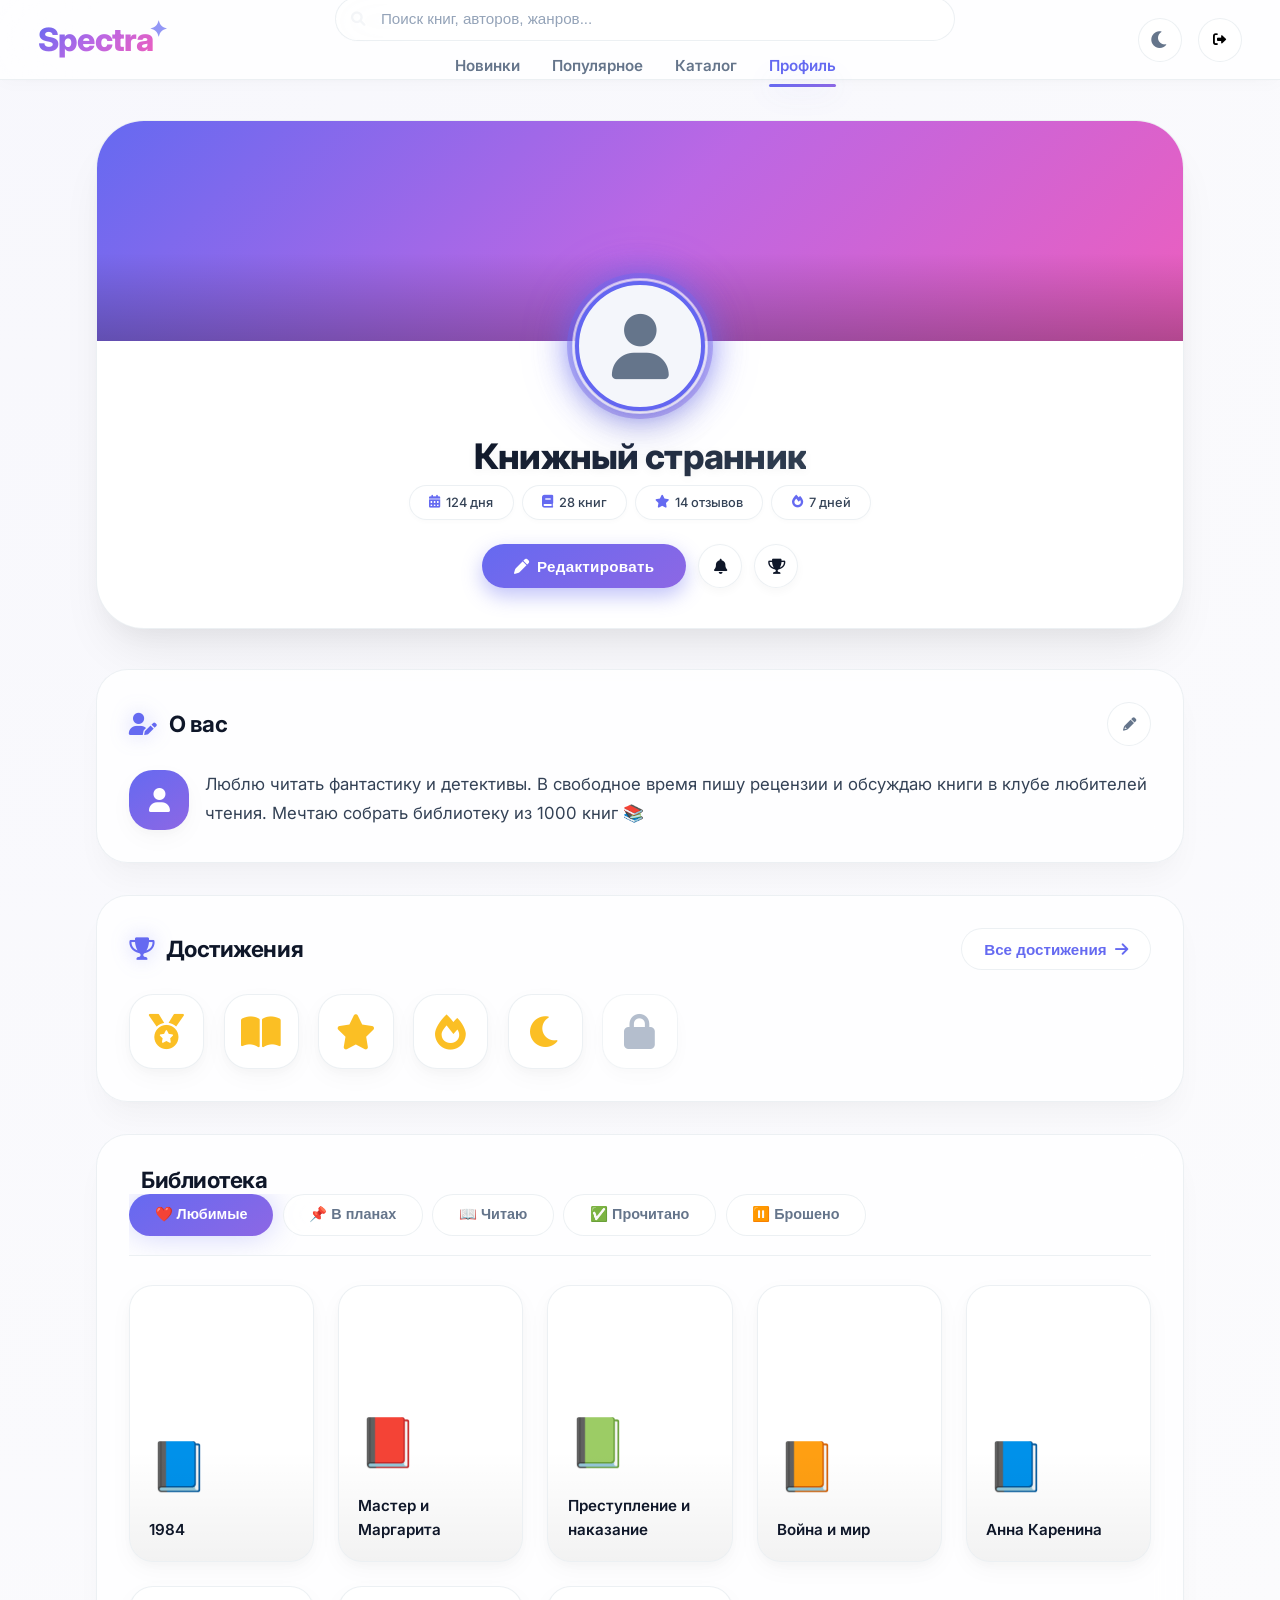
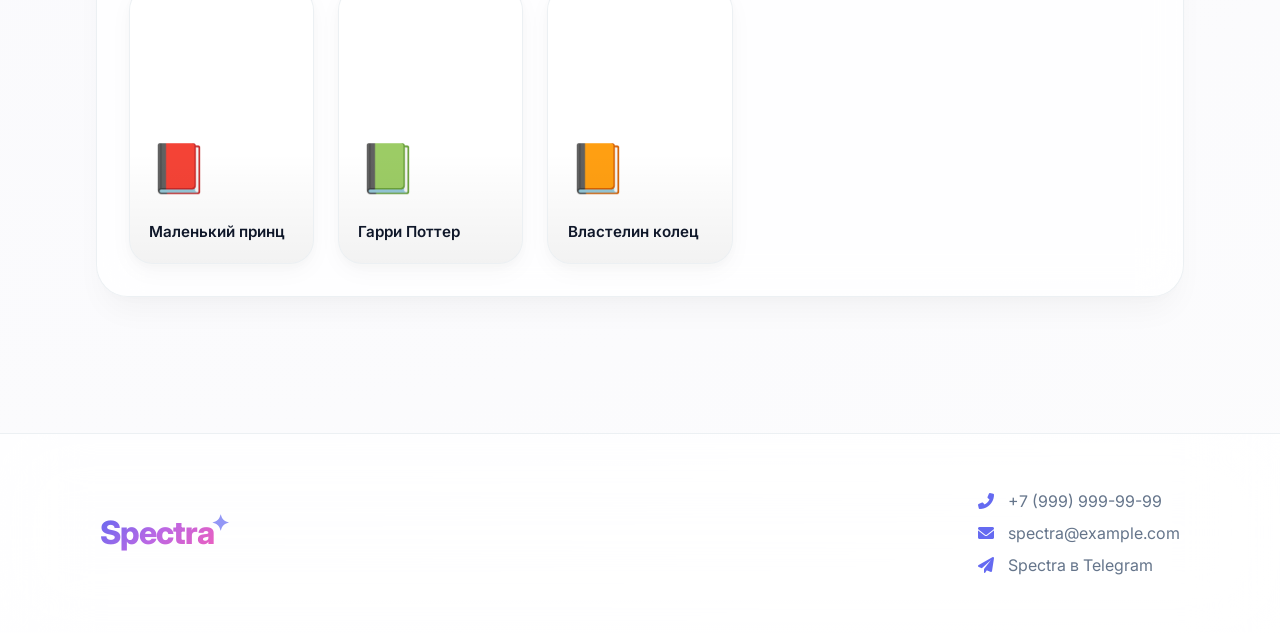
<file: diplom/profile.itog/index.html>
<!DOCTYPE html>
<html lang="ru">
<head>
    <meta charset="UTF-8">
    <!-- АДАПТАЦИЯ: все устройства + safe areas + запрет зума для профессионалов -->
    <meta name="viewport" content="width=device-width, initial-scale=1.0, maximum-scale=5.0, user-scalable=yes, viewport-fit=cover, shrink-to-fit=no">
    <meta name="theme-color" content="#6366f1" media="(prefers-color-scheme: light)">
    <meta name="theme-color" content="#161b22" media="(prefers-color-scheme: dark)">
    <meta name="apple-mobile-web-app-capable" content="yes">
    <meta name="apple-mobile-web-app-status-bar-style" content="black-translucent">
    <meta name="format-detection" content="telephone=no">
    <meta name="description" content="Spectra — кинематографичный профиль читателя">
    <title>Spectra — Кинематографичный профиль</title>
    
    <!-- FONTS & ICONS -->
    <link href="https://fonts.googleapis.com/css2?family=Inter:wght@300;400;500;600;700;800&display=swap" rel="stylesheet">
    <link rel="stylesheet" href="https://cdnjs.cloudflare.com/ajax/libs/font-awesome/6.0.0/css/all.min.css">
    
    <!-- Подключение внешнего CSS -->
    <link rel="stylesheet" href="style.css">
</head>
<body>

<!-- ========== ХЕДЕР ========== -->
<header class="header">
    <div class="header-left">
        <h1 class="logo">Spectra</h1>
    </div>
    
    <div class="header-center">
        <div class="search-wrapper">
            <i class="fas fa-search search-icon"></i>
            <input type="search" class="search-input" placeholder="Поиск книг, авторов, жанров..." id="searchInput" aria-label="Поиск">
        </div>
        <nav class="nav" aria-label="Основная навигация">
            <a href="#" class="nav-link">Новинки</a>
            <a href="#" class="nav-link">Популярное</a>
            <a href="#" class="nav-link">Каталог</a>
            <a href="#" class="nav-link active">Профиль</a>
        </nav>
    </div>
    
    <div class="header-right">
        <button class="btn-theme" onclick="toggleTheme()" title="Сменить тему" aria-label="Сменить тему">
            <i id="themeIcon" class="fas fa-moon"></i>
        </button>
        <button class="btn-icon btn-glass" title="Выйти" aria-label="Выйти">
            <i class="fas fa-sign-out-alt"></i>
        </button>
    </div>
</header>

<!-- ========== ОСНОВНОЙ КОНТЕНТ ========== -->
<main class="container">
    
    <!-- ПРОФИЛЬ - С ИДЕАЛЬНЫМ БАННЕРОМ -->
    <section class="profile-card" aria-label="Профиль пользователя">
        <!-- ⭐⭐⭐ ИДЕАЛЬНЫЙ БАННЕР - ПОЛНОСТЬЮ ЗАПОЛНЯЕТ ОБЛАСТЬ ⭐⭐⭐ -->
        <div class="banner-container">
            <div class="banner-image" id="bannerPreview"></div>
            <div class="banner-overlay"></div>
        </div>
        
        <div class="profile-info">
            <div class="avatar-wrapper">
                <div class="avatar" id="avatarPreview">
                    <i class="fas fa-user"></i>
                </div>
            </div>
            <h2 class="username" id="usernameDisplay">Книжный странник</h2>
            <div class="profile-badges">
                <span class="badge"><i class="fas fa-calendar-alt"></i> 124 дня</span>
                <span class="badge"><i class="fas fa-book"></i> 28 книг</span>
                <span class="badge"><i class="fas fa-star"></i> 14 отзывов</span>
                <span class="badge"><i class="fas fa-fire"></i> 7 дней</span>
            </div>
            <div class="profile-actions">
                <button class="btn btn-primary" onclick="openModal('editProfileModal')">
                    <i class="fas fa-pen"></i> Редактировать
                </button>
                <button class="btn btn-icon btn-glass" onclick="openModal('reminderModal')" title="Напоминания" aria-label="Напоминания">
                    <i class="fas fa-bell"></i>
                </button>
                <button class="btn btn-icon btn-glass" onclick="openModal('achievementsModal')" title="Достижения" aria-label="Достижения">
                    <i class="fas fa-trophy"></i>
                </button>
            </div>
        </div>
    </section>

    <!-- О ВАС -->
    <section class="section" aria-label="О пользователе">
        <div class="section-header">
            <h3 class="section-title">
                <i class="fas fa-user-pen"></i> О вас
            </h3>
            <button class="edit-btn" onclick="enableAboutEdit()" title="Редактировать описание" aria-label="Редактировать описание">
                <i class="fas fa-pencil"></i>
            </button>
        </div>
        
        <div id="aboutViewMode" class="about-content">
            <div class="about-avatar-mini" id="aboutAvatarMini">
                <i class="fas fa-user"></i>
            </div>
            <p class="about-text" id="aboutTextDisplay">
                Люблю читать фантастику и детективы. В свободное время пишу рецензии и обсуждаю книги в клубе любителей чтения. Мечтаю собрать библиотеку из 1000 книг 📚
            </p>
        </div>
        
        <div id="aboutEditMode" style="display: none;">
            <textarea id="aboutTextarea" class="about-textarea" rows="4" placeholder="Расскажите о себе..."></textarea>
            <div class="d-flex gap-3 justify-end flex-wrap">
                <button class="btn" onclick="cancelAboutEdit()">Отмена</button>
                <button class="btn btn-primary" onclick="saveAboutDescription()">Сохранить</button>
            </div>
        </div>
    </section>

    <!-- ДОСТИЖЕНИЯ -->
    <section class="section" aria-label="Достижения">
        <div class="section-header">
            <h3 class="section-title">
                <i class="fas fa-trophy"></i> Достижения
            </h3>
            <button class="link-btn" onclick="openModal('achievementsModal')">
                Все достижения <i class="fas fa-arrow-right"></i>
            </button>
        </div>
        <div class="achievements-grid">
            <div class="achievement" title="Первые шаги — зарегистрироваться"><i class="fas fa-medal"></i></div>
            <div class="achievement" title="Книжный червь — 10 книг"><i class="fas fa-book-open"></i></div>
            <div class="achievement" title="Активный критик — 50 отзывов"><i class="fas fa-star"></i></div>
            <div class="achievement" title="Читательская полоса — 7 дней подряд"><i class="fas fa-fire"></i></div>
            <div class="achievement" title="Ночной читатель — читать после полуночи"><i class="fas fa-moon"></i></div>
            <div class="achievement locked" title="Коллекционер — 50 книг"><i class="fas fa-lock"></i></div>
        </div>
    </section>

    <!-- БИБЛИОТЕКА -->
    <section class="section" aria-label="Библиотека">
        <h3 class="section-title">
            <i class="fas fa-books"></i> Библиотека
        </h3>
        <div class="tabs" role="tablist">
            <button class="tab active" role="tab" onclick="switchTab(this, 'favorite')">❤️ Любимые</button>
            <button class="tab" role="tab" onclick="switchTab(this, 'planned')">📌 В планах</button>
            <button class="tab" role="tab" onclick="switchTab(this, 'reading')">📖 Читаю</button>
            <button class="tab" role="tab" onclick="switchTab(this, 'read')">✅ Прочитано</button>
            <button class="tab" role="tab" onclick="switchTab(this, 'abandoned')">⏸️ Брошено</button>
        </div>
        <div class="books-grid" id="booksGrid">
            <div class="book" onclick="alert('1984 — Джордж Оруэлл')">
                <div class="book-cover">📘</div>
                <div class="book-title">1984</div>
            </div>
            <div class="book" onclick="alert('Мастер и Маргарита — Михаил Булгаков')">
                <div class="book-cover">📕</div>
                <div class="book-title">Мастер и Маргарита</div>
            </div>
            <div class="book" onclick="alert('Преступление и наказание — Фёдор Достоевский')">
                <div class="book-cover">📗</div>
                <div class="book-title">Преступление и наказание</div>
            </div>
            <div class="book" onclick="alert('Война и мир — Лев Толстой')">
                <div class="book-cover">📙</div>
                <div class="book-title">Война и мир</div>
            </div>
            <div class="book" onclick="alert('Анна Каренина — Лев Толстой')">
                <div class="book-cover">📘</div>
                <div class="book-title">Анна Каренина</div>
            </div>
            <div class="book" onclick="alert('Маленький принц — Антуан де Сент-Экзюпери')">
                <div class="book-cover">📕</div>
                <div class="book-title">Маленький принц</div>
            </div>
            <div class="book" onclick="alert('Гарри Поттер — Джоан Роулинг')">
                <div class="book-cover">📗</div>
                <div class="book-title">Гарри Поттер</div>
            </div>
            <div class="book" onclick="alert('Властелин колец — Джон Толкин')">
                <div class="book-cover">📙</div>
                <div class="book-title">Властелин колец</div>
            </div>
        </div>
    </section>
</main>

<!-- ========== ФУТЕР ========== -->
<footer class="footer">
    <div class="footer-content">
        <h2 class="logo">Spectra</h2>
        <div class="footer-contacts">
            <p><i class="fas fa-phone-alt"></i> +7 (999) 999-99-99</p>
            <p><i class="fas fa-envelope"></i> spectra@example.com</p>
            <p><i class="fas fa-paper-plane"></i> Spectra в Telegram</p>
        </div>
    </div>
</footer>

<!-- ========== УЛУЧШЕННАЯ МОДАЛКА: РЕДАКТИРОВАНИЕ ПРОФИЛЯ С ПЕРЕКЛЮЧАТЕЛЕМ СИНЕГО ========== -->
<div id="editProfileModal" class="modal">
    <div class="modal-content" style="max-width: 600px;">
        <button class="modal-close" onclick="closeModal('editProfileModal')" aria-label="Закрыть">&times;</button>
        <div class="modal-header">
            <div style="background: var(--gradient-primary); padding: 1rem; border-radius: 16px; box-shadow: var(--primary-glow);">
                <i class="fas fa-pen-to-square" style="color: white; font-size: 2rem;"></i>
            </div>
            <div>
                <h2 style="font-size: 1.8rem; font-weight: 800; background: var(--gradient-primary); -webkit-background-clip: text; -webkit-text-fill-color: transparent; margin-bottom: 4px;">Редактировать профиль</h2>
                <p style="color: var(--text-tertiary); font-size: 0.9rem;">Настройте ваш профиль так, как вам нравится</p>
            </div>
        </div>
        
        <div class="d-flex flex-column gap-4">
            <!-- Секция: Основная информация -->
            <div style="background: var(--surface-hover); border-radius: var(--radius-lg); padding: 20px; border: 1px solid var(--border-light);">
                <div style="display: flex; align-items: center; gap: 12px; margin-bottom: 20px;">
                    <div style="background: var(--gradient-primary); width: 4px; height: 24px; border-radius: var(--radius-full);"></div>
                    <h3 style="font-size: 1.2rem; font-weight: 700; color: var(--text-primary);">Основная информация</h3>
                </div>
                
                <div style="margin-bottom: 20px;">
                    <label class="d-flex gap-2 mb-2" style="font-weight: 600; color: var(--text-secondary);">
                        <i class="fas fa-at" style="color: var(--primary);"></i> Имя пользователя
                    </label>
                    <div style="position: relative;">
                        <input type="text" id="usernameInput" class="search-input w-100" value="Книжный странник" maxlength="30" style="padding-left: 44px; background: var(--surface-solid); border: 2px solid var(--border); transition: all 0.2s;">
                        <i class="fas fa-user" style="position: absolute; left: 16px; top: 50%; transform: translateY(-50%); color: var(--text-muted); font-size: 1rem;"></i>
                    </div>
                    <p style="font-size: 0.75rem; color: var(--text-tertiary); margin-top: 6px; display: flex; align-items: center; gap: 4px;">
                        <i class="fas fa-info-circle"></i> Максимум 30 символов
                    </p>
                </div>
            </div>
            
            <!-- Секция: Аватар и баннер -->
            <div style="background: var(--surface-hover); border-radius: var(--radius-lg); padding: 20px; border: 1px solid var(--border-light);">
                <div style="display: flex; align-items: center; gap: 12px; margin-bottom: 20px;">
                    <div style="background: var(--gradient-primary); width: 4px; height: 24px; border-radius: var(--radius-full);"></div>
                    <h3 style="font-size: 1.2rem; font-weight: 700; color: var(--text-primary);">Аватар и баннер</h3>
                </div>
                
                <!-- Аватар с предпросмотром -->
                <div style="margin-bottom: 24px;">
                    <label class="d-flex gap-2 mb-2" style="font-weight: 600; color: var(--text-secondary);">
                        <i class="fas fa-camera" style="color: var(--primary);"></i> Аватар
                    </label>
                    
                    <div style="display: flex; align-items: center; gap: 20px; flex-wrap: wrap;">
                        <div style="position: relative;">
                            <div style="width: 80px; height: 80px; border-radius: 50%; background: var(--surface-hover); border: 3px solid var(--border-active); display: flex; align-items: center; justify-content: center; overflow: hidden; background-size: cover; background-position: center;" id="avatarPreviewSmall">
                                <i class="fas fa-user" style="font-size: 2.5rem; color: var(--text-muted);"></i>
                            </div>
                            <span style="position: absolute; bottom: 0; right: 0; background: var(--gradient-primary); color: white; padding: 4px 8px; border-radius: var(--radius-full); font-size: 0.7rem; font-weight: 600; border: 2px solid var(--surface-solid);">НОВЫЙ</span>
                        </div>
                        
                        <div style="flex: 1;">
                            <div style="background: var(--surface-solid); border: 2px dashed var(--border); border-radius: var(--radius-lg); padding: 16px; text-align: center; transition: all 0.2s; cursor: pointer;" onclick="document.getElementById('avatarInput').click();">
                                <i class="fas fa-cloud-upload-alt" style="font-size: 1.5rem; color: var(--primary); margin-bottom: 8px;"></i>
                                <p style="font-weight: 600; color: var(--text-primary);">Выберите файл</p>
                                <p style="font-size: 0.7rem; color: var(--text-tertiary);">PNG, JPG, GIF до 5MB</p>
                            </div>
                            <input type="file" id="avatarInput" accept="image/*" style="display: none;" onchange="previewAvatar(this); updateAvatarPreview(this);">
                        </div>
                    </div>
                </div>
                
                <!-- Баннер с предпросмотром -->
                <div>
                    <label class="d-flex gap-2 mb-2" style="font-weight: 600; color: var(--text-secondary);">
                        <i class="fas fa-panorama" style="color: var(--primary);"></i> Баннер профиля
                    </label>
                    
                    <div style="background: var(--surface-solid); border-radius: var(--radius-lg); overflow: hidden; border: 2px dashed var(--border); margin-bottom: 12px;">
                        <div style="height: 100px; background: var(--gradient-sunset); background-size: cover; background-position: center;" id="bannerPreviewSmall"></div>
                    </div>
                    
                    <div style="display: flex; gap: 12px; align-items: center; flex-wrap: wrap;">
                        <button class="btn" style="flex: 1; background: var(--surface);" onclick="document.getElementById('bannerInput').click();">
                            <i class="fas fa-upload"></i> Загрузить баннер
                        </button>
                        <button class="btn" style="background: var(--surface);" onclick="resetBanner()" title="Сбросить">
                            <i class="fas fa-undo-alt"></i>
                        </button>
                    </div>
                    <input type="file" id="bannerInput" accept="image/*" style="display: none;" onchange="previewBanner(this); updateBannerPreview(this);">
                    <p class="text-muted" style="font-size:0.75rem; margin-top: 8px; display: flex; align-items: center; gap: 4px;">
                        <i class="fas fa-info-circle"></i> Рекомендуемый размер: 1200x300px
                    </p>
                </div>
            </div>
            
            <!-- Секция: Цвет рамки аватара -->
            <div style="background: var(--surface-hover); border-radius: var(--radius-lg); padding: 20px; border: 1px solid var(--border-light);">
                <div style="display: flex; align-items: center; gap: 12px; margin-bottom: 20px;">
                    <div style="background: var(--gradient-primary); width: 4px; height: 24px; border-radius: var(--radius-full);"></div>
                    <h3 style="font-size: 1.2rem; font-weight: 700; color: var(--text-primary);">Оформление</h3>
                </div>
                
                <div style="margin-bottom: 20px;">
                    <label class="d-flex gap-2 mb-2" style="font-weight: 600; color: var(--text-secondary);">
                        <i class="fas fa-border-all" style="color: var(--primary);"></i> Цвет рамки аватара
                    </label>
                    
                    <div style="display: flex; gap: 12px; flex-wrap: wrap; align-items: center;">
                        <div style="display: flex; gap: 8px; flex-wrap: wrap;">
                            <button class="btn" style="background: #6366f1; color: white; border: none; width: 44px; height: 44px; border-radius: 50%; padding: 0; display: flex; align-items: center; justify-content: center; box-shadow: 0 4px 10px rgba(99,102,241,0.3);" onclick="setBorderColor('#6366f1')" title="Синий">
                                <i class="fas fa-check" style="opacity: 0; color: white;" id="checkBlue"></i>
                            </button>
                            <button class="btn" style="background: #ef4444; color: white; border: none; width: 44px; height: 44px; border-radius: 50%; padding: 0; display: flex; align-items: center; justify-content: center; box-shadow: 0 4px 10px rgba(239,68,68,0.3);" onclick="setBorderColor('#ef4444')" title="Красный">
                                <i class="fas fa-check" style="opacity: 0; color: white;"></i>
                            </button>
                            <button class="btn" style="background: #10b981; color: white; border: none; width: 44px; height: 44px; border-radius: 50%; padding: 0; display: flex; align-items: center; justify-content: center; box-shadow: 0 4px 10px rgba(16,185,129,0.3);" onclick="setBorderColor('#10b981')" title="Зеленый">
                                <i class="fas fa-check" style="opacity: 0; color: white;"></i>
                            </button>
                            <button class="btn" style="background: #f59e0b; color: white; border: none; width: 44px; height: 44px; border-radius: 50%; padding: 0; display: flex; align-items: center; justify-content: center; box-shadow: 0 4px 10px rgba(245,158,11,0.3);" onclick="setBorderColor('#f59e0b')" title="Оранжевый">
                                <i class="fas fa-check" style="opacity: 0; color: white;"></i>
                            </button>
                            <button class="btn" style="background: #8b5cf6; color: white; border: none; width: 44px; height: 44px; border-radius: 50%; padding: 0; display: flex; align-items: center; justify-content: center; box-shadow: 0 4px 10px rgba(139,92,246,0.3);" onclick="setBorderColor('#8b5cf6')" title="Фиолетовый">
                                <i class="fas fa-check" style="opacity: 0; color: white;"></i>
                            </button>
                        </div>
                        
                        <div style="display: flex; align-items: center; gap: 8px; background: var(--surface-solid); padding: 4px 12px 4px 4px; border-radius: var(--radius-full); border: 1px solid var(--border);">
                            <input type="color" id="borderColorPicker" value="#6366f1" style="width: 36px; height: 36px; border: none; background: transparent; cursor: pointer; border-radius: 50%;" onchange="setBorderColor(this.value)">
                            <span style="color: var(--text-secondary); font-size: 0.8rem;">Свой цвет</span>
                        </div>
                    </div>
                </div>
                
                <!-- ⭐⭐⭐ НОВЫЙ ПЕРЕКЛЮЧАТЕЛЬ ФИЛЬТРА СИНЕГО ⭐⭐⭐ -->
                <div style="margin-top: 20px; padding-top: 20px; border-top: 1px solid var(--border-light);">
                    <label class="d-flex gap-2 mb-2" style="font-weight: 600; color: var(--text-secondary);">
                        <i class="fas fa-moon" style="color: var(--primary);"></i> Режим защиты зрения
                    </label>
                    
                    <div style="display: flex; align-items: center; justify-content: space-between; flex-wrap: wrap; gap: 12px;">
                        <div style="display: flex; align-items: center; gap: 12px;">
                            <div style="display: flex; align-items: center;">
                                <button id="blueLightToggleBtn" class="btn" style="position: relative; width: 60px; height: 32px; border-radius: 32px; background: var(--surface-solid); border: 2px solid var(--border); padding: 0; overflow: hidden; transition: all 0.3s ease;" onclick="toggleBlueLightFilter()">
                                    <span id="blueLightToggleKnob" style="position: absolute; left: 4px; top: 4px; width: 24px; height: 24px; border-radius: 50%; background: var(--text-muted); transition: left 0.3s ease, background 0.3s ease; box-shadow: 0 2px 4px rgba(0,0,0,0.1);"></span>
                                    <span style="position: absolute; right: 8px; top: 6px; font-size: 0.7rem; color: var(--text-tertiary); font-weight: 600;">OFF</span>
                                    <span style="position: absolute; left: 8px; top: 6px; font-size: 0.7rem; color: white; font-weight: 600; opacity: 0;">ON</span>
                                </button>
                                <span id="blueLightStatus" style="margin-left: 12px; font-size: 0.9rem; font-weight: 600; color: var(--text-secondary);">Фильтр синего выключен</span>
                            </div>
                        </div>
                        <div style="display: flex; align-items: center; gap: 8px;">
                            <i class="fas fa-info-circle" style="color: var(--text-tertiary); font-size: 0.8rem;"></i>
                            <span style="font-size: 0.8rem; color: var(--text-tertiary);">Снижает нагрузку на глаза в вечернее время</span>
                        </div>
                    </div>
                    
                    <!-- Интенсивность фильтра (появляется при включении) -->
                    <div id="blueIntensityControl" style="display: none; margin-top: 16px; padding: 16px; background: var(--surface); border-radius: var(--radius-lg);">
                        <div style="display: flex; justify-content: space-between; align-items: center; margin-bottom: 8px;">
                            <span style="font-weight: 600; color: var(--text-secondary);">Интенсивность фильтра</span>
                            <span id="intensityValue" style="color: var(--primary); font-weight: 700;">50%</span>
                        </div>
                        <input type="range" id="blueIntensitySlider" min="0" max="100" value="50" style="width: 100%; height: 6px; border-radius: 6px; background: linear-gradient(90deg, var(--primary) 0%, var(--primary) 50%, var(--border) 50%, var(--border) 100%); -webkit-appearance: none; appearance: none;" oninput="updateBlueIntensity(this.value)">
                    </div>
                </div>
            </div>
            
            <!-- Предпросмотр профиля -->
            <div style="background: var(--gradient-primary); border-radius: var(--radius-lg); padding: 20px; position: relative; overflow: hidden;">
                <div style="position: absolute; top: 0; left: 0; right: 0; bottom: 0; background: linear-gradient(45deg, rgba(255,255,255,0.1) 0%, transparent 100%);"></div>
                <div style="position: relative; z-index: 2;">
                    <div style="display: flex; align-items: center; gap: 16px; color: white;">
                        <div style="width: 48px; height: 48px; border-radius: 50%; background: white; display: flex; align-items: center; justify-content: center; border: 3px solid rgba(255,255,255,0.5);">
                            <i class="fas fa-user" style="color: var(--primary); font-size: 1.5rem;"></i>
                        </div>
                        <div>
                            <div style="font-weight: 700; font-size: 1.1rem;" id="previewUsername">Книжный странник</div>
                            <div style="font-size: 0.8rem; opacity: 0.9;">Ваш профиль будет выглядеть так</div>
                        </div>
                    </div>
                </div>
            </div>
            
            <!-- Кнопки действий -->
            <div style="display: flex; gap: 16px; justify-content: flex-end; flex-wrap: wrap; margin-top: 8px;">
                <button class="btn" onclick="closeModal('editProfileModal')" style="padding: 0.8rem 2rem; border: 2px solid var(--border);">
                    <i class="fas fa-times"></i> Отмена
                </button>
                <button class="btn btn-primary" onclick="saveProfileChanges()" style="padding: 0.8rem 2.5rem; display: flex; align-items: center; gap: 8px;">
                    <i class="fas fa-check-circle"></i> Сохранить изменения
                    <span style="background: rgba(255,255,255,0.2); padding: 2px 8px; border-radius: var(--radius-full); font-size: 0.7rem;">Ctrl+S</span>
                </button>
            </div>
        </div>
    </div>
</div>

<!-- ========== УЛУЧШЕННАЯ МОДАЛКА: ВСЕ ДОСТИЖЕНИЯ ========== -->
<div id="achievementsModal" class="modal">
    <div class="modal-content" style="max-width: 650px;">
        <button class="modal-close" onclick="closeModal('achievementsModal')" aria-label="Закрыть">&times;</button>
        <div class="modal-header">
            <div style="background: linear-gradient(135deg, #fbbf24, #f59e0b); padding: 1rem; border-radius: 16px; box-shadow: 0 10px 25px rgba(251, 191, 36, 0.3);">
                <i class="fas fa-trophy" style="color: white; font-size: 2rem;"></i>
            </div>
            <div>
                <h2 style="font-size: 1.8rem; font-weight: 800; background: linear-gradient(135deg, #fbbf24, #f59e0b); -webkit-background-clip: text; -webkit-text-fill-color: transparent; margin-bottom: 4px;">Все достижения</h2>
                <p style="color: var(--text-tertiary); font-size: 0.9rem;">Коллекция ваших книжных побед</p>
            </div>
        </div>
        
        <!-- Статистика достижений -->
        <div style="display: grid; grid-template-columns: 1fr 1fr 1fr 1fr; gap: 12px; margin-bottom: 24px; background: var(--surface-hover); padding: 16px; border-radius: var(--radius-lg);">
            <div style="text-align: center;">
                <div style="font-size: 1.8rem; font-weight: 800; color: #fbbf24;">7</div>
                <div style="font-size: 0.8rem; color: var(--text-tertiary);">Получено</div>
            </div>
            <div style="text-align: center;">
                <div style="font-size: 1.8rem; font-weight: 800; color: var(--text-primary);">12</div>
                <div style="font-size: 0.8rem; color: var(--text-tertiary);">Всего</div>
            </div>
            <div style="text-align: center;">
                <div style="font-size: 1.8rem; font-weight: 800; color: #10b981;">58%</div>
                <div style="font-size: 0.8rem; color: var(--text-tertiary);">Прогресс</div>
            </div>
            <div style="text-align: center;">
                <div style="font-size: 1.8rem; font-weight: 800; color: var(--primary);">1250</div>
                <div style="font-size: 0.8rem; color: var(--text-tertiary);">Очков опыта</div>
            </div>
        </div>
        
        <!-- Полоса прогресса -->
        <div style="margin-bottom: 24px;">
            <div style="display: flex; justify-content: space-between; margin-bottom: 8px;">
                <span style="font-weight: 600; color: var(--text-secondary);">Следующее достижение</span>
                <span style="font-weight: 700; color: #fbbf24;">Коллекционер</span>
            </div>
            <div style="width: 100%; height: 8px; background: var(--border); border-radius: var(--radius-full); overflow: hidden;">
                <div style="width: 65%; height: 100%; background: linear-gradient(90deg, #fbbf24, #f59e0b); border-radius: var(--radius-full);"></div>
            </div>
            <div style="display: flex; justify-content: space-between; margin-top: 8px;">
                <span style="font-size: 0.8rem; color: var(--text-tertiary);">32/50 книг</span>
                <span style="font-size: 0.8rem; color: var(--text-tertiary);">осталось 18</span>
            </div>
        </div>
        
        <!-- Фильтры достижений -->
        <div style="display: flex; gap: 8px; margin-bottom: 20px; overflow-x: auto; padding-bottom: 4px;">
            <button class="btn" style="background: var(--gradient-primary); color: white; border: none;" onclick="filterAchievements('all')">Все</button>
            <button class="btn" style="background: var(--surface); color: var(--text-primary);" onclick="filterAchievements('unlocked')">Полученные</button>
            <button class="btn" style="background: var(--surface); color: var(--text-primary);" onclick="filterAchievements('locked')">Скрытые</button>
            <button class="btn" style="background: var(--surface); color: var(--text-primary);" onclick="filterAchievements('progress')">В процессе</button>
        </div>
        
        <!-- Список достижений с категориями -->
        <div style="max-height: 400px; overflow-y: auto; padding-right: 8px; display: flex; flex-direction: column; gap: 12px;" id="achievementsList">
            
            <!-- Категория: Базовые -->
            <div style="position: sticky; top: 0; background: var(--surface-solid); padding: 12px 0 4px; z-index: 5;">
                <span style="font-weight: 700; color: var(--text-primary); font-size: 0.9rem; text-transform: uppercase; letter-spacing: 1px; border-bottom: 2px solid #fbbf24; padding-bottom: 4px;">🏆 Базовые достижения</span>
            </div>
            
            <div class="achievement-full-item unlocked" style="border-left: 6px solid #fbbf24;">
                <div style="background: rgba(251, 191, 36, 0.1); padding: 10px; border-radius: 12px;">
                    <i class="fas fa-medal" style="color: #fbbf24; font-size: 1.5rem;"></i>
                </div>
                <div style="flex: 1;">
                    <div style="display: flex; justify-content: space-between; align-items: center;">
                        <strong style="font-size: 1rem; color: var(--text-primary);">Первые шаги</strong>
                        <span style="background: #10b981; color: white; padding: 2px 12px; border-radius: var(--radius-full); font-size: 0.7rem; font-weight: 700; letter-spacing: 0.5px;">ПОЛУЧЕНО</span>
                    </div>
                    <p style="color: var(--text-secondary); font-size: 0.85rem; margin-top: 4px;">Зарегистрироваться и открыть первую книгу</p>
                    <div style="display: flex; align-items: center; gap: 12px; margin-top: 8px;">
                        <span style="font-size: 0.75rem; color: var(--text-tertiary);"><i class="fas fa-calendar-alt"></i> Получено: 15.01.2024</span>
                        <span style="font-size: 0.75rem; color: var(--text-tertiary);"><i class="fas fa-star"></i> +50 опыта</span>
                    </div>
                </div>
            </div>
            
            <div class="achievement-full-item unlocked" style="border-left: 6px solid #fbbf24;">
                <div style="background: rgba(251, 191, 36, 0.1); padding: 10px; border-radius: 12px;">
                    <i class="fas fa-book-open" style="color: #fbbf24; font-size: 1.5rem;"></i>
                </div>
                <div style="flex: 1;">
                    <div style="display: flex; justify-content: space-between; align-items: center;">
                        <strong style="font-size: 1rem; color: var(--text-primary);">Книжный червь</strong>
                        <span style="background: #10b981; color: white; padding: 2px 12px; border-radius: var(--radius-full); font-size: 0.7rem; font-weight: 700;">ПОЛУЧЕНО</span>
                    </div>
                    <p style="color: var(--text-secondary); font-size: 0.85rem; margin-top: 4px;">Прочитать 10 книг</p>
                    <div style="display: flex; align-items: center; gap: 12px; margin-top: 8px;">
                        <span style="font-size: 0.75rem; color: var(--text-tertiary);"><i class="fas fa-calendar-alt"></i> Получено: 02.02.2024</span>
                        <span style="font-size: 0.75rem; color: var(--text-tertiary);"><i class="fas fa-star"></i> +100 опыта</span>
                    </div>
                </div>
            </div>
            
            <div class="achievement-full-item unlocked" style="border-left: 6px solid #fbbf24;">
                <div style="background: rgba(251, 191, 36, 0.1); padding: 10px; border-radius: 12px;">
                    <i class="fas fa-star" style="color: #fbbf24; font-size: 1.5rem;"></i>
                </div>
                <div style="flex: 1;">
                    <div style="display: flex; justify-content: space-between; align-items: center;">
                        <strong style="font-size: 1rem; color: var(--text-primary);">Активный критик</strong>
                        <span style="background: #10b981; color: white; padding: 2px 12px; border-radius: var(--radius-full); font-size: 0.7rem; font-weight: 700;">ПОЛУЧЕНО</span>
                    </div>
                    <p style="color: var(--text-secondary); font-size: 0.85rem; margin-top: 4px;">Оставить 50 отзывов</p>
                    <div style="display: flex; align-items: center; gap: 12px; margin-top: 8px;">
                        <span style="font-size: 0.75rem; color: var(--text-tertiary);"><i class="fas fa-calendar-alt"></i> Получено: 15.03.2024</span>
                        <span style="font-size: 0.75rem; color: var(--text-tertiary);"><i class="fas fa-star"></i> +150 опыта</span>
                    </div>
                </div>
            </div>
            
            <div class="achievement-full-item unlocked" style="border-left: 6px solid #fbbf24;">
                <div style="background: rgba(251, 191, 36, 0.1); padding: 10px; border-radius: 12px;">
                    <i class="fas fa-fire" style="color: #fbbf24; font-size: 1.5rem;"></i>
                </div>
                <div style="flex: 1;">
                    <div style="display: flex; justify-content: space-between; align-items: center;">
                        <strong style="font-size: 1rem; color: var(--text-primary);">Читательская полоса</strong>
                        <span style="background: #10b981; color: white; padding: 2px 12px; border-radius: var(--radius-full); font-size: 0.7rem; font-weight: 700;">ПОЛУЧЕНО</span>
                    </div>
                    <p style="color: var(--text-secondary); font-size: 0.85rem; margin-top: 4px;">Читать 7 дней подряд</p>
                    <div style="display: flex; align-items: center; gap: 12px; margin-top: 8px;">
                        <span style="font-size: 0.75rem; color: var(--text-tertiary);"><i class="fas fa-calendar-alt"></i> Получено: 20.03.2024</span>
                        <span style="font-size: 0.75rem; color: var(--text-tertiary);"><i class="fas fa-star"></i> +100 опыта</span>
                    </div>
                    <div style="display: flex; align-items: center; gap: 8px; margin-top: 8px;">
                        <span style="font-size: 0.75rem; color: var(--text-tertiary);">Текущая полоса:</span>
                        <span style="font-size: 0.85rem; color: #f59e0b; font-weight: 700;">14 дней 🔥</span>
                    </div>
                </div>
            </div>
            
            <!-- Категория: Прогресс -->
            <div style="position: sticky; top: 0; background: var(--surface-solid); padding: 16px 0 4px; z-index: 5; margin-top: 8px;">
                <span style="font-weight: 700; color: var(--text-primary); font-size: 0.9rem; text-transform: uppercase; letter-spacing: 1px; border-bottom: 2px solid #8b5cf6; padding-bottom: 4px;">📈 В процессе</span>
            </div>
            
            <div class="achievement-full-item" style="border-left: 6px solid #8b5cf6;">
                <div style="background: rgba(139, 92, 246, 0.1); padding: 10px; border-radius: 12px;">
                    <i class="fas fa-dragon" style="color: #8b5cf6; font-size: 1.5rem;"></i>
                </div>
                <div style="flex: 1;">
                    <div style="display: flex; justify-content: space-between; align-items: center;">
                        <strong style="font-size: 1rem; color: var(--text-primary);">Фантастический мир</strong>
                        <span style="background: #8b5cf6; color: white; padding: 2px 12px; border-radius: var(--radius-full); font-size: 0.7rem; font-weight: 700;">3/5</span>
                    </div>
                    <p style="color: var(--text-secondary); font-size: 0.85rem; margin-top: 4px;">Прочитать 5 книг в жанре фантастики</p>
                    <div style="display: flex; align-items: center; gap: 12px; margin-top: 8px;">
                        <span style="font-size: 0.75rem; color: var(--text-tertiary);">Прогресс:</span>
                        <div style="width: 150px; height: 6px; background: var(--border); border-radius: var(--radius-full);">
                            <div style="width: 60%; height: 100%; background: #8b5cf6; border-radius: var(--radius-full);"></div>
                        </div>
                        <span style="font-size: 0.8rem; color: #8b5cf6; font-weight: 600;">3/5</span>
                    </div>
                    <div style="display: flex; align-items: center; gap: 12px; margin-top: 8px;">
                        <span style="font-size: 0.75rem; color: var(--text-tertiary);"><i class="fas fa-star"></i> Награда: 200 опыта</span>
                    </div>
                </div>
            </div>
            
            <div class="achievement-full-item" style="border-left: 6px solid #ec4899;">
                <div style="background: rgba(236, 72, 153, 0.1); padding: 10px; border-radius: 12px;">
                    <i class="fas fa-heart" style="color: #ec4899; font-size: 1.5rem;"></i>
                </div>
                <div style="flex: 1;">
                    <div style="display: flex; justify-content: space-between; align-items: center;">
                        <strong style="font-size: 1rem; color: var(--text-primary);">Романтик</strong>
                        <span style="background: #ec4899; color: white; padding: 2px 12px; border-radius: var(--radius-full); font-size: 0.7rem; font-weight: 700;">2/5</span>
                    </div>
                    <p style="color: var(--text-secondary); font-size: 0.85rem; margin-top: 4px;">Прочитать 5 любовных романов</p>
                    <div style="display: flex; align-items: center; gap: 12px; margin-top: 8px;">
                        <span style="font-size: 0.75rem; color: var(--text-tertiary);">Прогресс:</span>
                        <div style="width: 150px; height: 6px; background: var(--border); border-radius: var(--radius-full);">
                            <div style="width: 40%; height: 100%; background: #ec4899; border-radius: var(--radius-full);"></div>
                        </div>
                        <span style="font-size: 0.8rem; color: #ec4899; font-weight: 600;">2/5</span>
                    </div>
                    <div style="display: flex; align-items: center; gap: 12px; margin-top: 8px;">
                        <span style="font-size: 0.75rem; color: var(--text-tertiary);"><i class="fas fa-star"></i> Награда: 200 опыта</span>
                    </div>
                </div>
            </div>
            
            <!-- Категория: Особые -->
            <div style="position: sticky; top: 0; background: var(--surface-solid); padding: 16px 0 4px; z-index: 5; margin-top: 8px;">
                <span style="font-weight: 700; color: var(--text-primary); font-size: 0.9rem; text-transform: uppercase; letter-spacing: 1px; border-bottom: 2px solid #94a3b8; padding-bottom: 4px;">✨ Особые достижения</span>
            </div>
            
            <div class="achievement-full-item locked" style="border-left: 6px solid #94a3b8; opacity: 0.9;">
                <div style="background: rgba(148, 163, 184, 0.1); padding: 10px; border-radius: 12px;">
                    <i class="fas fa-moon" style="color: #94a3b8; font-size: 1.5rem;"></i>
                </div>
                <div style="flex: 1;">
                    <div style="display: flex; justify-content: space-between; align-items: center;">
                        <strong style="font-size: 1rem; color: var(--text-primary);">Ночной читатель</strong>
                        <span style="background: #64748b; color: white; padding: 2px 12px; border-radius: var(--radius-full); font-size: 0.7rem; font-weight: 700;">СКРЫТО</span>
                    </div>
                    <p style="color: var(--text-secondary); font-size: 0.85rem; margin-top: 4px;">Читать после полуночи</p>
                    <div style="display: flex; align-items: center; gap: 12px; margin-top: 8px;">
                        <span style="font-size: 0.75rem; color: var(--text-tertiary);"><i class="fas fa-question-circle"></i> Секретное достижение</span>
                        <span style="font-size: 0.75rem; color: var(--text-tertiary);"><i class="fas fa-star"></i> +300 опыта</span>
                    </div>
                </div>
            </div>
            
            <div class="achievement-full-item locked" style="border-left: 6px solid #94a3b8; opacity: 0.9;">
                <div style="background: rgba(148, 163, 184, 0.1); padding: 10px; border-radius: 12px;">
                    <i class="fas fa-crown" style="color: #94a3b8; font-size: 1.5rem;"></i>
                </div>
                <div style="flex: 1;">
                    <div style="display: flex; justify-content: space-between; align-items: center;">
                        <strong style="font-size: 1rem; color: var(--text-primary);">Король страниц</strong>
                        <span style="background: #64748b; color: white; padding: 2px 12px; border-radius: var(--radius-full); font-size: 0.7rem; font-weight: 700;">СКРЫТО</span>
                    </div>
                    <p style="color: var(--text-secondary); font-size: 0.85rem; margin-top: 4px;">Скрытое достижение для самых активных</p>
                    <div style="display: flex; align-items: center; gap: 12px; margin-top: 8px;">
                        <span style="font-size: 0.75rem; color: var(--text-tertiary);"><i class="fas fa-question-circle"></i> ???</span>
                        <span style="font-size: 0.75rem; color: var(--text-tertiary);"><i class="fas fa-star"></i> +500 опыта</span>
                    </div>
                </div>
            </div>
            
            <div class="achievement-full-item unlocked" style="border-left: 6px solid #10b981;">
                <div style="background: rgba(16, 185, 129, 0.1); padding: 10px; border-radius: 12px;">
                    <i class="fas fa-infinity" style="color: #10b981; font-size: 1.5rem;"></i>
                </div>
                <div style="flex: 1;">
                    <div style="display: flex; justify-content: space-between; align-items: center;">
                        <strong style="font-size: 1rem; color: var(--text-primary);">За гранью</strong>
                        <span style="background: #10b981; color: white; padding: 2px 12px; border-radius: var(--radius-full); font-size: 0.7rem; font-weight: 700;">ПОЛУЧЕНО</span>
                    </div>
                    <p style="color: var(--text-secondary); font-size: 0.85rem; margin-top: 4px;">Провести 500+ часов за чтением</p>
                    <div style="display: flex; align-items: center; gap: 12px; margin-top: 8px;">
                        <span style="font-size: 0.75rem; color: var(--text-tertiary);"><i class="fas fa-calendar-alt"></i> Получено: 10.04.2024</span>
                        <span style="font-size: 0.75rem; color: var(--text-tertiary);"><i class="fas fa-star"></i> +250 опыта</span>
                    </div>
                    <div style="display: flex; align-items: center; gap: 8px; margin-top: 8px;">
                        <span style="font-size: 0.75rem; color: var(--text-tertiary);">Часов:</span>
                        <span style="font-size: 0.85rem; color: #10b981; font-weight: 700;">527 ч</span>
                    </div>
                </div>
            </div>
        </div>
        
        <div style="display: flex; justify-content: space-between; align-items: center; margin-top: 24px; padding-top: 16px; border-top: 1px solid var(--border-light);">
            <div style="display: flex; align-items: center; gap: 8px;">
                <i class="fas fa-shield-alt" style="color: var(--primary);"></i>
                <span style="font-size: 0.8rem; color: var(--text-tertiary);">Уровень читателя: <strong style="color: var(--text-primary);">7</strong></span>
                <span style="font-size: 0.8rem; color: var(--text-tertiary);">•</span>
                <span style="font-size: 0.8rem; color: var(--text-tertiary);">Следующий уровень: <strong style="color: var(--primary);">1500 опыта</strong></span>
            </div>
            <button class="btn btn-primary" onclick="closeModal('achievementsModal')" style="padding: 0.6rem 2rem;">
                <i class="fas fa-check"></i> Готово
            </button>
        </div>
    </div>
</div>

<!-- ========== МОДАЛКА: НАПОМИНАНИЯ (БЕЗ ИЗМЕНЕНИЙ) ========== -->
<div id="reminderModal" class="modal">
    <div class="modal-content">
        <button class="modal-close" onclick="closeModal('reminderModal')" aria-label="Закрыть">&times;</button>
        <div class="modal-header">
            <i class="fas fa-bell" style="color:var(--warning);"></i>
            <h2>Напоминания о перерыве</h2>
        </div>
        
        <div class="d-flex flex-column gap-4">
            <!-- ПРЕДПРОСМОТР -->
            <div class="d-flex items-center gap-3 flex-wrap" style="background:var(--surface-hover); border-left:6px solid var(--warning); padding:1.2rem; border-radius:var(--radius-lg);">
                <i class="fas fa-clock" style="color:var(--warning); font-size:1.8rem;"></i>
                <div>
                    <div style="font-size:0.75rem; color:var(--text-tertiary); font-weight:600;">ПРЕДПРОСМОТР</div>
                    <div id="reminderPreviewText" style="font-weight:700; color:var(--text-primary);">Сделайте небольшой перерыв от чтения.</div>
                </div>
                <span class="badge" id="reminderPreviewInterval">90 мин</span>
            </div>
            
            <!-- ТЕКСТ НАПОМИНАНИЯ -->
            <div>
                <label class="d-flex gap-2 mb-2" style="font-weight:600; color:var(--text-secondary);">
                    <i class="fas fa-pen"></i> Текст напоминания
                </label>
                <textarea id="reminderTextInput" rows="2" class="w-100" style="padding:1rem; border-radius:var(--radius-lg); border:1px solid var(--border); background:var(--surface-solid); color:var(--text-primary);" placeholder="Например: Пора отдохнуть и размять глаза...">Сделайте небольшой перерыв от чтения.</textarea>
            </div>
            
            <!-- ИНТЕРВАЛ -->
            <div>
                <label class="d-flex gap-2 mb-2" style="font-weight:600; color:var(--text-secondary);">
                    <i class="fas fa-hourglass"></i> Интервал
                </label>
                <div class="d-flex gap-2 flex-wrap items-center">
                    <button class="btn interval-preset" onclick="setIntervalPreset(30)">30 мин</button>
                    <button class="btn interval-preset" onclick="setIntervalPreset(60)">1 час</button>
                    <button class="btn interval-preset active-preset" onclick="setIntervalPreset(90)">1.5 часа</button>
                    <button class="btn interval-preset" onclick="setIntervalPreset(120)">2 часа</button>
                    <div class="d-flex items-center gap-2">
                        <input type="number" id="intervalInput" min="5" max="240" value="90" style="width:80px; padding:0.6rem; border-radius:var(--radius-full); border:1px solid var(--border); background:var(--surface-solid); color:var(--text-primary); text-align:center;">
                        <span style="color:var(--text-secondary);">мин</span>
                    </div>
                </div>
            </div>
            
            <!-- КНОПКИ -->
            <div class="d-flex gap-3 justify-end flex-wrap">
                <button class="btn" onclick="closeModal('reminderModal')">Отмена</button>
                <button class="btn" onclick="resetReminderDefaults()">Сброс</button>
                <button class="btn btn-warning" onclick="testReminder()">
                    <i class="fas fa-play"></i> Проверить
                </button>
                <button class="btn btn-success" onclick="saveReminderSettings()">
                    <i class="fas fa-check"></i> Сохранить
                </button>
            </div>
        </div>
    </div>
</div>

<!-- ========== УВЕДОМЛЕНИЕ ========== -->
<div id="breakNotification" class="notification">
    <i class="fas fa-clock"></i>
    <div class="notification-content">
        <span class="notification-title">⏰ ВРЕМЯ ОТДЫХА</span>
        <span class="notification-message" id="breakNotificationMessage">Сделайте небольшой перерыв от чтения.</span>
    </div>
    <button class="btn btn-warning" style="padding:0.5rem 1.2rem;" onclick="hideBreakNotification()">Ок</button>
</div>

<!-- Подключение внешнего JS -->
<script src="script.js"></script>

</body>
</html>
</file>
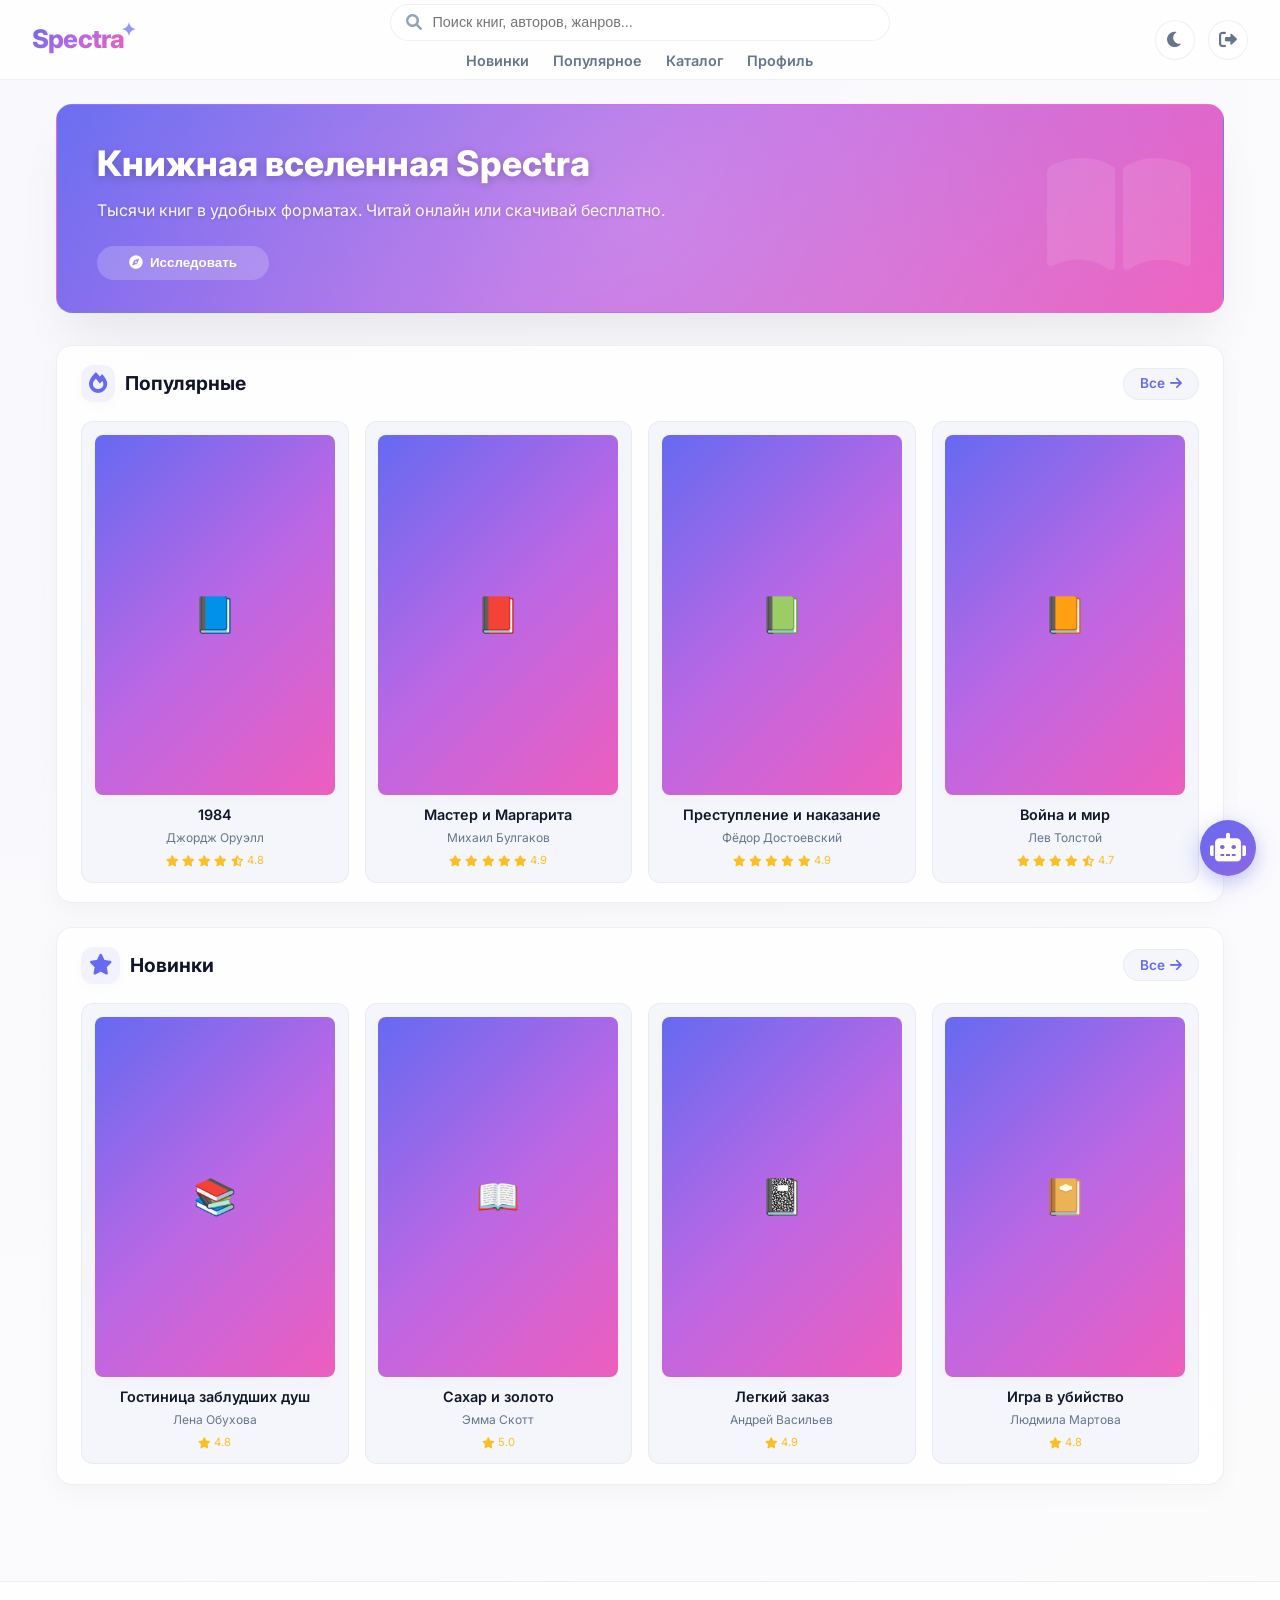
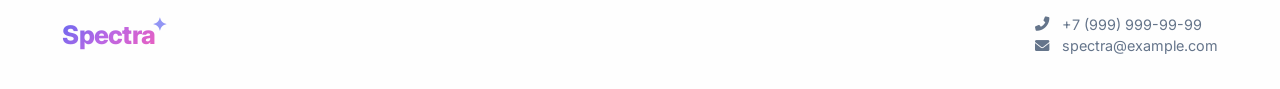
<file: diplom/главная/index.html>
<!DOCTYPE html>
<html lang="ru">
<head>
    <meta charset="UTF-8">
    <meta name="viewport" content="width=device-width, initial-scale=1.0, maximum-scale=5.0, user-scalable=yes, viewport-fit=cover">
    <meta name="theme-color" content="#6366f1" media="(prefers-color-scheme: light)">
    <meta name="theme-color" content="#161b22" media="(prefers-color-scheme: dark)">
    <title>Spectra — Главная</title>
    
    <!-- FONTS & ICONS -->
    <link href="https://fonts.googleapis.com/css2?family=Inter:wght@300;400;500;600;700;800&display=swap" rel="stylesheet">
    <link rel="stylesheet" href="https://cdnjs.cloudflare.com/ajax/libs/font-awesome/6.0.0/css/all.min.css">
    
    <style>
        /* ========== ПОЛНОСТЬЮ ДИЗАЙН SPECTRA (БЕЗ ИЗМЕНЕНИЙ) ========== */
        :root {
            --primary-h: 238;
            --primary-s: 83%;
            --primary-l: 67%;
            --primary: hsl(var(--primary-h), var(--primary-s), var(--primary-l));
            --primary-light: hsl(var(--primary-h), 85%, 75%);
            --primary-dark: hsl(var(--primary-h), 70%, 55%);
            --primary-soft: hsla(var(--primary-h), var(--primary-s), var(--primary-l), 0.08);
            --primary-glow: 0 0 30px hsla(var(--primary-h), var(--primary-s), var(--primary-l), 0.3);
            
            --bg-h: 240;
            --bg-s: 20%;
            --bg-l: 99%;
            --bg: hsl(var(--bg-h), var(--bg-s), var(--bg-l));
            --bg-gradient: radial-gradient(circle at 0% 0%, hsl(240, 50%, 98%), hsl(240, 20%, 99%));
            
            --surface-h: 0;
            --surface-s: 0%;
            --surface-l: 100%;
            --surface: hsla(var(--surface-h), var(--surface-s), var(--surface-l), 0.8);
            --surface-solid: hsl(var(--surface-h), var(--surface-s), var(--surface-l));
            --surface-hover: hsl(220, 50%, 97%);
            --surface-active: hsl(220, 40%, 95%);
            
            --text-primary-h: 222;
            --text-primary-s: 47%;
            --text-primary-l: 11%;
            --text-primary: hsl(var(--text-primary-h), var(--text-primary-s), var(--text-primary-l));
            --text-secondary: hsl(215, 25%, 27%);
            --text-tertiary: hsl(215, 16%, 47%);
            --text-muted: hsl(215, 20%, 65%);
            
            --border-h: 210;
            --border-s: 20%;
            --border-l: 90%;
            --border: hsl(var(--border-h), var(--border-s), var(--border-l));
            --border-light: hsla(var(--border-h), var(--border-s), var(--border-l), 0.6);
            --border-active: var(--primary);
            
            --shadow-xs: 0 2px 8px hsla(0, 0%, 0%, 0.02);
            --shadow-sm: 0 4px 16px hsla(0, 0%, 0%, 0.02);
            --shadow-md: 0 8px 24px hsla(0, 0%, 0%, 0.03);
            --shadow-lg: 0 20px 32px -8px hsla(0, 0%, 0%, 0.04);
            --shadow-xl: 0 30px 48px -12px hsla(0, 0%, 0%, 0.08);
            --shadow-glow: 0 0 0 2px hsla(var(--primary-h), var(--primary-s), var(--primary-l), 0.1);
            
            --gradient-primary: linear-gradient(145deg, hsl(238, 83%, 67%), hsl(258, 70%, 65%));
            --gradient-sunset: linear-gradient(135deg, hsl(238, 83%, 67%), hsl(280, 70%, 65%), hsl(320, 80%, 65%));
            --gradient-banner: linear-gradient(135deg, hsl(238, 83%, 67%), hsl(280, 70%, 65%), hsl(320, 80%, 65%));
            
            --radius-xs: 4px;
            --radius-sm: 8px;
            --radius-md: 12px;
            --radius-lg: 16px;
            --radius-xl: 20px;
            --radius-xxl: 24px;
            --radius-full: 9999px;
            
            --blur: blur(20px);
            --blur-strong: blur(40px);
            
            --font-sans: 'Inter', -apple-system, BlinkMacSystemFont, sans-serif;
            
            --space-unit: 0.25rem;
            --space-1: calc(var(--space-unit) * 1);
            --space-2: calc(var(--space-unit) * 2);
            --space-3: calc(var(--space-unit) * 3);
            --space-4: calc(var(--space-unit) * 4);
            --space-5: calc(var(--space-unit) * 5);
            --space-6: calc(var(--space-unit) * 6);
            
            --header-height: 80px;
            --container-width: min(1200px, 95%);
        }

        body[data-theme="dark"] {
            --bg-h: 225;
            --bg-s: 25%;
            --bg-l: 9%;
            --bg: hsl(var(--bg-h), var(--bg-s), var(--bg-l));
            --bg-gradient: radial-gradient(circle at 30% 30%, hsl(225, 20%, 12%), hsl(225, 25%, 7%));
            
            --surface-h: 220;
            --surface-s: 20%;
            --surface-l: 14%;
            --surface: hsla(var(--surface-h), var(--surface-s), var(--surface-l), 0.85);
            --surface-solid: hsl(var(--surface-h), var(--surface-s), var(--surface-l));
            --surface-hover: hsl(220, 18%, 20%);
            --surface-active: hsl(220, 16%, 25%);
            
            --text-primary-h: 210;
            --text-primary-s: 40%;
            --text-primary-l: 96%;
            --text-primary: hsl(var(--text-primary-h), var(--text-primary-s), var(--text-primary-l));
            --text-secondary: hsl(210, 30%, 90%);
            --text-tertiary: hsl(210, 20%, 80%);
            --text-muted: hsl(215, 16%, 60%);
            
            --border-h: 215;
            --border-s: 20%;
            --border-l: 25%;
            --border: hsl(var(--border-h), var(--border-s), var(--border-l));
            --border-light: hsla(var(--border-h), var(--border-s), var(--border-l), 0.6);
            
            --primary: hsl(230, 80%, 74%);
            --gradient-primary: linear-gradient(145deg, hsl(230, 80%, 74%), hsl(250, 75%, 75%));
            --gradient-banner: linear-gradient(135deg, hsl(230, 80%, 74%), hsl(280, 70%, 75%), hsl(320, 80%, 75%));
        }

        * { margin: 0; padding: 0; box-sizing: border-box; }
        
        body {
            font-family: var(--font-sans);
            background: var(--bg);
            background-image: var(--bg-gradient);
            color: var(--text-primary);
            line-height: 1.5;
            min-height: 100vh;
        }

        /* ========== ХЕДЕР SPECTRA ========== */
        .header {
            display: flex;
            align-items: center;
            justify-content: space-between;
            padding: 0.75rem 2rem;
            background: var(--surface);
            backdrop-filter: var(--blur-strong);
            border-bottom: 1px solid var(--border-light);
            position: sticky;
            top: 0;
            z-index: 100;
            height: var(--header-height);
        }

        .header-left {
            flex-shrink: 0;
        }

        .logo {
            font-size: 1.6rem;
            font-weight: 800;
            background: var(--gradient-sunset);
            -webkit-background-clip: text;
            -webkit-text-fill-color: transparent;
            letter-spacing: -0.03em;
            position: relative;
            display: inline-block;
            transition: var(--transition-base);
            cursor: pointer;
        }

        .logo:hover {
            transform: scale(1.05);
        }

        .logo::after {
            content: '✦';
            position: absolute;
            top: -0.2em;
            right: -0.6em;
            font-size: 0.7em;
            color: var(--primary);
            -webkit-text-fill-color: var(--primary);
            opacity: 0.7;
            animation: twinkle 2s infinite;
        }

        @keyframes twinkle {
            0%, 100% { opacity: 0.7; transform: scale(1); }
            50% { opacity: 1; transform: scale(1.2); }
        }

        .header-center {
            flex: 1;
            max-width: 500px;
            margin: 0 1.5rem;
            display: flex;
            flex-direction: column;
            gap: 0.3rem;
            transition: all 0.3s ease; /* Добавлено для анимации открытия */
        }

        .search-wrapper {
            position: relative;
            width: 100%;
        }

        .search-icon {
            position: absolute;
            left: 1rem;
            top: 50%;
            transform: translateY(-50%);
            color: var(--text-muted);
            transition: color 0.2s;
        }

        .search-input {
            width: 100%;
            padding: 0.6rem 1rem 0.6rem 2.6rem;
            border-radius: var(--radius-full);
            border: 1px solid var(--border-light);
            background: var(--surface);
            color: var(--text-primary);
            font-size: 0.9rem;
            transition: all 0.3s ease;
        }

        .search-input:focus {
            outline: none;
            border-color: var(--primary);
            box-shadow: var(--shadow-glow);
        }

        .nav {
            display: flex;
            justify-content: center;
            gap: 1.5rem;
            margin-top: 0.1rem;
        }

        .nav-link {
            text-decoration: none;
            color: var(--text-tertiary);
            font-weight: 600;
            font-size: 0.9rem;
            padding: 0.2rem 0;
            position: relative;
            white-space: nowrap;
            transition: color 0.2s;
            cursor: pointer;
        }

        .nav-link:hover {
            color: var(--primary);
        }

        .nav-link:hover::after, .nav-link.active::after {
            content: '';
            position: absolute;
            bottom: -2px;
            left: 0;
            width: 100%;
            height: 2px;
            background: var(--gradient-primary);
            border-radius: var(--radius-full);
            box-shadow: var(--primary-glow);
            animation: slideIn 0.3s ease-out;
        }

        @keyframes slideIn {
            from { width: 0; opacity: 0; }
            to { width: 100%; opacity: 1; }
        }

        .header-right {
            display: flex;
            align-items: center;
            gap: 0.8rem;
            flex-shrink: 0;
        }

        .btn-theme, .btn-icon, .btn-burger {
            width: 40px;
            height: 40px;
            border-radius: 50%;
            background: var(--surface);
            backdrop-filter: var(--blur);
            border: 1px solid var(--border-light);
            color: var(--text-tertiary);
            cursor: pointer;
            display: flex;
            align-items: center;
            justify-content: center;
            font-size: 1.1rem;
            transition: all 0.3s cubic-bezier(0.34, 1.56, 0.64, 1);
        }

        .btn-burger {
            display: none; /* По умолчанию скрыт */
        }

        .btn-theme:hover, .btn-burger:hover {
            background: var(--gradient-primary);
            color: white;
            transform: rotate(15deg) scale(1.1);
            box-shadow: var(--primary-glow);
        }

        .btn-icon:hover {
            background: var(--gradient-primary);
            color: white;
            transform: scale(1.1);
        }

        /* ========== АДАПТИВ ШАПКИ ========== */
        @media (max-width: 900px) {
            .btn-burger { display: flex; }
            
            .header-center {
                position: absolute;
                top: var(--header-height);
                left: 0;
                width: 100%;
                max-width: none;
                background: var(--surface-solid);
                margin: 0;
                padding: 1.5rem;
                flex-direction: column;
                border-bottom: 1px solid var(--border-light);
                box-shadow: var(--shadow-xl);
                display: none; /* Скрыто до активации */
                z-index: 100;
            }

            .header-center.active {
                display: flex;
                animation: slideDown 0.3s ease-out;
            }

            @keyframes slideDown {
                from { transform: translateY(-10px); opacity: 0; }
                to { transform: translateY(0); opacity: 1; }
            }

            .nav {
                flex-direction: column;
                gap: 1rem;
                align-items: center;
            }
        }

        /* ========== КОНТЕЙНЕР ========== */
        .container {
            max-width: var(--container-width);
            margin: 0 auto;
            padding: 1.5rem 1rem;
        }

        /* ========== БАННЕР ========== */
        .banner {
            background: var(--gradient-banner);
            border-radius: var(--radius-lg);
            padding: 2rem 2.5rem;
            margin-bottom: 2rem;
            position: relative;
            overflow: hidden;
            box-shadow: var(--shadow-xl);
            border: 1px solid rgba(255, 255, 255, 0.1);
        }

        .banner::before {
            content: '';
            position: absolute;
            top: -50%;
            right: -50%;
            width: 200%;
            height: 200%;
            background: radial-gradient(circle, rgba(255,255,255,0.2) 0%, transparent 60%);
            animation: rotate 20s linear infinite;
        }

        @keyframes rotate {
            from { transform: rotate(0deg); }
            to { transform: rotate(360deg); }
        }

        .banner-content {
            position: relative;
            z-index: 1;
            color: white;
            max-width: 60%;
        }

        .banner-title {
            font-size: 2.2rem;
            font-weight: 800;
            margin-bottom: 0.5rem;
            text-shadow: 0 2px 10px rgba(0,0,0,0.2);
        }

        .banner-subtitle {
            font-size: 1rem;
            opacity: 0.95;
            margin-bottom: 1.5rem;
            text-shadow: 0 1px 5px rgba(0,0,0,0.2);
        }

        .banner-btn {
            background: rgba(255,255,255,0.2);
            backdrop-filter: var(--blur);
            border: 1px solid rgba(255,255,255,0.3);
            color: white;
            padding: 0.6rem 2rem;
            border-radius: var(--radius-full);
            font-weight: 600;
            cursor: pointer;
            transition: all 0.3s ease;
            display: inline-flex;
            align-items: center;
            gap: 0.5rem;
            text-decoration: none;
            border: none;
        }

        .banner-btn:hover {
            background: white;
            color: var(--primary);
            transform: translateY(-2px);
            box-shadow: 0 10px 25px rgba(0,0,0,0.2);
        }

        .banner-decoration {
            position: absolute;
            right: 2rem;
            bottom: 0;
            font-size: 8rem;
            color: rgba(255,255,255,0.1);
            pointer-events: none;
            user-select: none;
        }

        @media (max-width: 768px) {
            .banner { padding: 1.5rem; }
            .banner-content { max-width: 100%; }
            .banner-title { font-size: 1.8rem; }
            .banner-decoration { display: none; }
        }

        /* ========== СЕКЦИИ SPECTRA ========== */
        .section {
            background: var(--surface);
            backdrop-filter: var(--blur);
            border-radius: var(--radius-lg);
            padding: 1.2rem 1.5rem;
            margin-bottom: 1.5rem;
            border: 1px solid var(--border-light);
            box-shadow: var(--shadow-md);
            transition: all 0.3s ease;
            position: relative;
            overflow: hidden;
        }

        .section::before {
            content: '';
            position: absolute;
            top: 0;
            left: 0;
            right: 0;
            height: 3px;
            background: var(--gradient-primary);
            opacity: 0.7;
            transform: scaleX(0);
            transform-origin: left;
            transition: transform 0.4s cubic-bezier(0.34, 1.56, 0.64, 1);
        }

        .section:hover::before {
            transform: scaleX(1);
        }

        .section:hover {
            box-shadow: var(--shadow-lg);
            border-color: var(--border-active);
            transform: translateY(-2px);
        }

        .section-header {
            display: flex;
            justify-content: space-between;
            align-items: center;
            margin-bottom: 1.2rem;
            flex-wrap: wrap;
            gap: 0.8rem;
        }

        .section-title {
            display: flex;
            align-items: center;
            gap: 0.6rem;
            font-size: 1.2rem;
            font-weight: 700;
            color: var(--text-primary);
        }

        .section-title i {
            font-size: 1.3rem;
            color: var(--primary);
            background: var(--primary-soft);
            padding: 0.5rem;
            border-radius: var(--radius-md);
            box-shadow: var(--shadow-sm);
            transition: all 0.3s ease;
        }

        .section:hover .section-title i {
            transform: rotate(5deg) scale(1.05);
            background: var(--gradient-primary);
            color: white;
        }

        .section-link {
            color: var(--primary);
            text-decoration: none;
            font-weight: 600;
            font-size: 0.85rem;
            display: flex;
            align-items: center;
            gap: 0.3rem;
            padding: 0.3rem 1rem;
            border-radius: var(--radius-full);
            background: var(--surface-hover);
            border: 1px solid var(--border-light);
            transition: all 0.3s ease;
            cursor: pointer;
        }

        .section-link:hover {
            background: var(--gradient-primary);
            color: white;
            transform: translateX(3px);
            border-color: transparent;
        }

        /* ========== СЕТКИ КНИГ (ОРИГИНАЛЬНЫЕ) ========== */
        .books-grid {
            display: grid;
            grid-template-columns: repeat(4, 1fr);
            gap: 1rem;
        }

        @media (max-width: 992px) {
            .books-grid { grid-template-columns: repeat(3, 1fr); }
        }

        @media (max-width: 768px) {
            .books-grid { grid-template-columns: repeat(2, 1fr); }
        }

        @media (max-width: 480px) {
            .books-grid { grid-template-columns: 1fr; }
        }

        .book-card {
            background: var(--surface-hover);
            border-radius: var(--radius-md);
            padding: 0.8rem;
            border: 1px solid var(--border-light);
            transition: all 0.3s ease;
            cursor: pointer;
            display: flex;
            flex-direction: column;
            align-items: center;
            text-align: center;
            position: relative;
            overflow: hidden;
        }

        .book-card:hover {
            transform: translateY(-4px);
            border-color: var(--primary);
            box-shadow: var(--shadow-lg);
        }

        .book-cover {
            width: 100%;
            aspect-ratio: 2/3;
            background: var(--gradient-sunset);
            border-radius: var(--radius-sm);
            margin-bottom: 0.6rem;
            display: flex;
            align-items: center;
            justify-content: center;
            font-size: 2.2rem;
            color: white;
            transition: all 0.3s ease;
            box-shadow: var(--shadow-sm);
        }

        .book-title {
            font-weight: 600;
            font-size: 0.9rem;
            margin-bottom: 0.2rem;
            color: var(--text-primary);
        }

        .book-author {
            font-size: 0.75rem;
            color: var(--text-tertiary);
            margin-bottom: 0.3rem;
        }

        .book-rating {
            display: flex;
            align-items: center;
            gap: 0.2rem;
            color: #fbbf24;
            font-size: 0.7rem;
        }

        /* ========== AI-ПОМОЩНИК (БЕЗ ИЗМЕНЕНИЙ) ========== */
        .ai-assistant {
            position: fixed;
            bottom: 1.5rem;
            right: 1.5rem;
            z-index: 1000;
            display: flex;
            flex-direction: column;
            align-items: flex-end;
        }

        .ai-button {
            width: 56px;
            height: 56px;
            border-radius: 50%;
            background: var(--gradient-primary);
            border: none;
            cursor: pointer;
            display: flex;
            align-items: center;
            justify-content: center;
            color: white;
            font-size: 1.8rem;
            box-shadow: 0 6px 20px rgba(99, 102, 241, 0.4);
            animation: pulse-ai 2.5s infinite;
        }

        @keyframes pulse-ai {
            0%, 100% { transform: scale(1); }
            50% { transform: scale(1.05); }
        }

        .ai-chat-window {
            position: absolute;
            bottom: 80px;
            right: 0;
            width: 320px;
            height: 450px;
            background: var(--surface-solid);
            backdrop-filter: var(--blur-strong);
            border-radius: var(--radius-lg);
            border: 1px solid var(--border-light);
            box-shadow: var(--shadow-xl);
            display: flex;
            flex-direction: column;
            overflow: hidden;
            opacity: 0;
            visibility: hidden;
            transform: translateY(20px) scale(0.95);
            transition: all 0.3s cubic-bezier(0.34, 1.56, 0.64, 1);
            transform-origin: bottom right;
        }

        @media (max-width: 480px) {
            .ai-chat-window { width: 280px; height: 420px; }
        }

        .ai-chat-window.active {
            opacity: 1;
            visibility: visible;
            transform: translateY(0) scale(1);
        }

        .ai-chat-header {
            padding: 1rem 1.2rem;
            background: var(--gradient-primary);
            color: white;
            display: flex;
            align-items: center;
            justify-content: space-between;
        }

        .ai-chat-messages {
            flex: 1;
            padding: 1rem;
            overflow-y: auto;
            display: flex;
            flex-direction: column;
            gap: 0.8rem;
        }

        .ai-message {
            display: flex;
            align-items: flex-start;
            gap: 0.6rem;
            max-width: 85%;
        }

        .ai-message.assistant { align-self: flex-start; }
        .ai-message.user { align-self: flex-end; flex-direction: row-reverse; }

        .ai-message .avatar {
            width: 30px; height: 30px; border-radius: 50%;
            background: var(--gradient-primary); color: white;
            display: flex; align-items: center; justify-content: center; font-size: 0.9rem; flex-shrink: 0;
        }

        .ai-message .content {
            background: var(--surface-hover);
            padding: 0.6rem 1rem;
            border-radius: var(--radius-md);
            font-size: 0.85rem;
            color: var(--text-secondary);
        }

        .ai-chat-input {
            padding: 1rem;
            border-top: 1px solid var(--border-light);
            display: flex;
            gap: 0.6rem;
            background: var(--surface);
        }

        .ai-chat-input input {
            flex: 1;
            padding: 0.6rem 1rem;
            border-radius: var(--radius-full);
            border: 1px solid var(--border);
            background: var(--surface-hover);
            color: var(--text-primary);
            font-size: 0.85rem;
        }

        .ai-chat-input button {
            width: 40px; height: 40px; border-radius: 50%;
            background: var(--gradient-primary); border: none; color: white;
            cursor: pointer; display: flex; align-items: center; justify-content: center;
        }

        /* ========== ПОДВАЛ SPECTRA ========== */
        .footer {
            background: var(--surface);
            border-top: 1px solid var(--border-light);
            padding: 2rem 2rem;
            margin-top: 3rem;
        }

        .footer-content {
            max-width: var(--container-width);
            margin: 0 auto;
            display: flex;
            justify-content: space-between;
            align-items: center;
            flex-wrap: wrap;
            gap: 1.5rem;
        }

        .contact-item {
            display: flex; align-items: center; gap: 0.8rem;
            color: var(--text-tertiary); font-size: 0.9rem;
        }
    </style>
</head>
<body>

<!-- ========== ХЕДЕР SPECTRA ========== -->
<header class="header">
    <div class="header-left">
        <h1 class="logo" onclick="navigateTo('index')">Spectra</h1>
    </div>
    
    <div class="header-center" id="mainMenu">
        <div class="search-wrapper">
            <i class="fas fa-search search-icon"></i>
            <input type="search" class="search-input" placeholder="Поиск книг, авторов, жанров..." id="globalSearchInput" onkeypress="handleGlobalSearchKeypress(event)">
        </div>
        <nav class="nav">
            <a class="nav-link" onclick="navigateTo('novelties')">Новинки</a>
            <a class="nav-link" onclick="navigateTo('popular')">Популярное</a>
            <a class="nav-link" onclick="navigateTo('catalog')">Каталог</a>
            <a class="nav-link" onclick="navigateTo('profile')">Профиль</a>
        </nav>
    </div>
    
    <div class="header-right">
        <button class="btn-theme" onclick="toggleTheme()" title="Сменить тему">
            <i id="themeIcon" class="fas fa-moon"></i>
        </button>
        <button class="btn-icon btn-glass" title="Выйти" onclick="logout()">
            <i class="fas fa-sign-out-alt"></i>
        </button>
        <!-- Кнопка бургера -->
        <button class="btn-burger" onclick="toggleMenu()" title="Меню">
            <i class="fas fa-bars"></i>
        </button>
    </div>
</header>

<main class="container">
    
    <!-- ========== БАННЕР ========== -->
    <div class="banner">
        <div class="banner-content">
            <h2 class="banner-title">Книжная вселенная Spectra</h2>
            <p class="banner-subtitle">Тысячи книг в удобных форматах. Читай онлайн или скачивай бесплатно.</p>
            <button class="banner-btn" onclick="navigateTo('search')">
                <i class="fas fa-compass"></i> Исследовать
            </button>
        </div>
        <div class="banner-decoration">
            <i class="fas fa-book-open"></i>
        </div>
    </div>
    
    <!-- ========== СЕКЦИИ С КНИГАМИ ========== -->
    <section class="section">
        <div class="section-header">
            <h3 class="section-title"><i class="fas fa-fire"></i> Популярные</h3>
            <a class="section-link" onclick="navigateTo('popular')">Все <i class="fas fa-arrow-right"></i></a>
        </div>
        
        <div class="books-grid">
            <div class="book-card" onclick="openBook('1984')">
                <div class="book-cover">📘</div>
                <div class="book-title">1984</div>
                <div class="book-author">Джордж Оруэлл</div>
                <div class="book-rating">
                    <i class="fas fa-star"></i><i class="fas fa-star"></i><i class="fas fa-star"></i><i class="fas fa-star"></i><i class="fas fa-star-half-alt"></i> 4.8
                </div>
            </div>
            <div class="book-card" onclick="openBook('master')">
                <div class="book-cover">📕</div>
                <div class="book-title">Мастер и Маргарита</div>
                <div class="book-author">Михаил Булгаков</div>
                <div class="book-rating">
                    <i class="fas fa-star"></i><i class="fas fa-star"></i><i class="fas fa-star"></i><i class="fas fa-star"></i><i class="fas fa-star"></i> 4.9
                </div>
            </div>
            <div class="book-card" onclick="openBook('crime')">
                <div class="book-cover">📗</div>
                <div class="book-title">Преступление и наказание</div>
                <div class="book-author">Фёдор Достоевский</div>
                <div class="book-rating">
                    <i class="fas fa-star"></i><i class="fas fa-star"></i><i class="fas fa-star"></i><i class="fas fa-star"></i><i class="fas fa-star"></i> 4.9
                </div>
            </div>
            <div class="book-card" onclick="openBook('war')">
                <div class="book-cover">📙</div>
                <div class="book-title">Война и мир</div>
                <div class="book-author">Лев Толстой</div>
                <div class="book-rating">
                    <i class="fas fa-star"></i><i class="fas fa-star"></i><i class="fas fa-star"></i><i class="fas fa-star"></i><i class="fas fa-star-half-alt"></i> 4.7
                </div>
            </div>
        </div>
    </section>

    <!-- Новинки -->
    <section class="section">
        <div class="section-header">
            <h3 class="section-title"><i class="fas fa-star"></i> Новинки</h3>
            <a class="section-link" onclick="navigateTo('novelties')">Все <i class="fas fa-arrow-right"></i></a>
        </div>
        
        <div class="books-grid">
            <div class="book-card" onclick="openBook('hotel')">
                <div class="book-cover">📚</div>
                <div class="book-title">Гостиница заблудших душ</div>
                <div class="book-author">Лена Обухова</div>
                <div class="book-rating"><i class="fas fa-star"></i> 4.8</div>
            </div>
            <div class="book-card" onclick="openBook('sugar')">
                <div class="book-cover">📖</div>
                <div class="book-title">Сахар и золото</div>
                <div class="book-author">Эмма Скотт</div>
                <div class="book-rating"><i class="fas fa-star"></i> 5.0</div>
            </div>
            <div class="book-card" onclick="openBook('easy')">
                <div class="book-cover">📓</div>
                <div class="book-title">Легкий заказ</div>
                <div class="book-author">Андрей Васильев</div>
                <div class="book-rating"><i class="fas fa-star"></i> 4.9</div>
            </div>
            <div class="book-card" onclick="openBook('game')">
                <div class="book-cover">📔</div>
                <div class="book-title">Игра в убийство</div>
                <div class="book-author">Людмила Мартова</div>
                <div class="book-rating"><i class="fas fa-star"></i> 4.8</div>
            </div>
        </div>
    </section>
</main>

<!-- ========== AI-ПОМОЩНИК ========== -->
<div class="ai-assistant">
    <button class="ai-button" onclick="toggleAIChat()" id="aiButton">
        <i class="fas fa-robot"></i>
    </button>
    <div class="ai-chat-window" id="aiChatWindow">
        <div class="ai-chat-header">
            <h3><i class="fas fa-robot"></i> AI Помощник</h3>
            <button style="background:none; border:none; color:white; cursor:pointer" onclick="toggleAIChat()">
                <i class="fas fa-times"></i>
            </button>
        </div>
        <div class="ai-chat-messages" id="aiMessages">
            <div class="ai-message assistant">
                <div class="avatar"><i class="fas fa-robot"></i></div>
                <div class="content">Привет! Я AI-помощник Spectra. Спроси меня о книгах!</div>
            </div>
        </div>
        <div class="ai-chat-input">
            <input type="text" id="aiInput" placeholder="Напишите..." onkeypress="handleAIKeyPress(event)">
            <button onclick="sendAIMessage()" id="aiSendBtn"><i class="fas fa-paper-plane"></i></button>
        </div>
    </div>
</div>

<!-- ========== ПОДВАЛ SPECTRA ========== -->
<footer class="footer">
    <div class="footer-content">
        <div class="logo" onclick="navigateTo('index')">Spectra</div>
        <div class="footer-contacts">
            <div class="contact-item"><i class="fas fa-phone-alt"></i> +7 (999) 999-99-99</div>
            <div class="contact-item"><i class="fas fa-envelope"></i> spectra@example.com</div>
        </div>
    </div>
</footer>

<script>
    // Состояние AI и Меню
    let aiChatOpen = false;
    let menuOpen = false;

    // Переключение меню на мобилках
    function toggleMenu() {
        const menu = document.getElementById('mainMenu');
        menuOpen = !menuOpen;
        menu.classList.toggle('active', menuOpen);
    }

    // Тема
    function toggleTheme() {
        const body = document.body;
        const current = body.getAttribute('data-theme');
        const icon = document.getElementById('themeIcon');
        if (current === 'dark') {
            body.removeAttribute('data-theme');
            icon.className = 'fas fa-moon';
        } else {
            body.setAttribute('data-theme', 'dark');
            icon.className = 'fas fa-sun';
        }
    }

    // Навигация
    function navigateTo(page) {
        // Закрываем меню при клике
        document.getElementById('mainMenu').classList.remove('active');
        menuOpen = false;
        alert(`Переход на страницу: ${page} (демо-режим)`);
    }

    function openBook(id) { alert(`Книга: ${id}`); }
    function logout() { confirm('Выйти?') && alert('Выход'); }
    function handleGlobalSearchKeypress(e) { if(e.key === 'Enter') alert('Поиск: ' + e.target.value); }

    // AI
    function toggleAIChat() {
        const win = document.getElementById('aiChatWindow');
        aiChatOpen = !aiChatOpen;
        win.classList.toggle('active', aiChatOpen);
    }

    function handleAIKeyPress(e) { if(e.key === 'Enter') sendAIMessage(); }

    function sendAIMessage() {
        const input = document.getElementById('aiInput');
        const text = input.value.trim();
        if(!text) return;
        addMessage(text, true);
        input.value = '';
        setTimeout(() => addMessage("Я ваш AI-помощник. Чем могу помочь?"), 800);
    }

    function addMessage(text, isUser) {
        const container = document.getElementById('aiMessages');
        const msg = document.createElement('div');
        msg.className = `ai-message ${isUser ? 'user' : 'assistant'}`;
        msg.innerHTML = `
            <div class="avatar"><i class="fas ${isUser ? 'fa-user' : 'fa-robot'}"></i></div>
            <div class="content">${text}</div>
        `;
        container.appendChild(msg);
        container.scrollTop = container.scrollHeight;
    }

    // Закрытие при клике вне
    document.addEventListener('click', (e) => {
        const menu = document.getElementById('mainMenu');
        const burger = document.querySelector('.btn-burger');
        if (menuOpen && !menu.contains(e.target) && !burger.contains(e.target)) {
            toggleMenu();
        }
    });
</script>

</body>
</html>
</file>
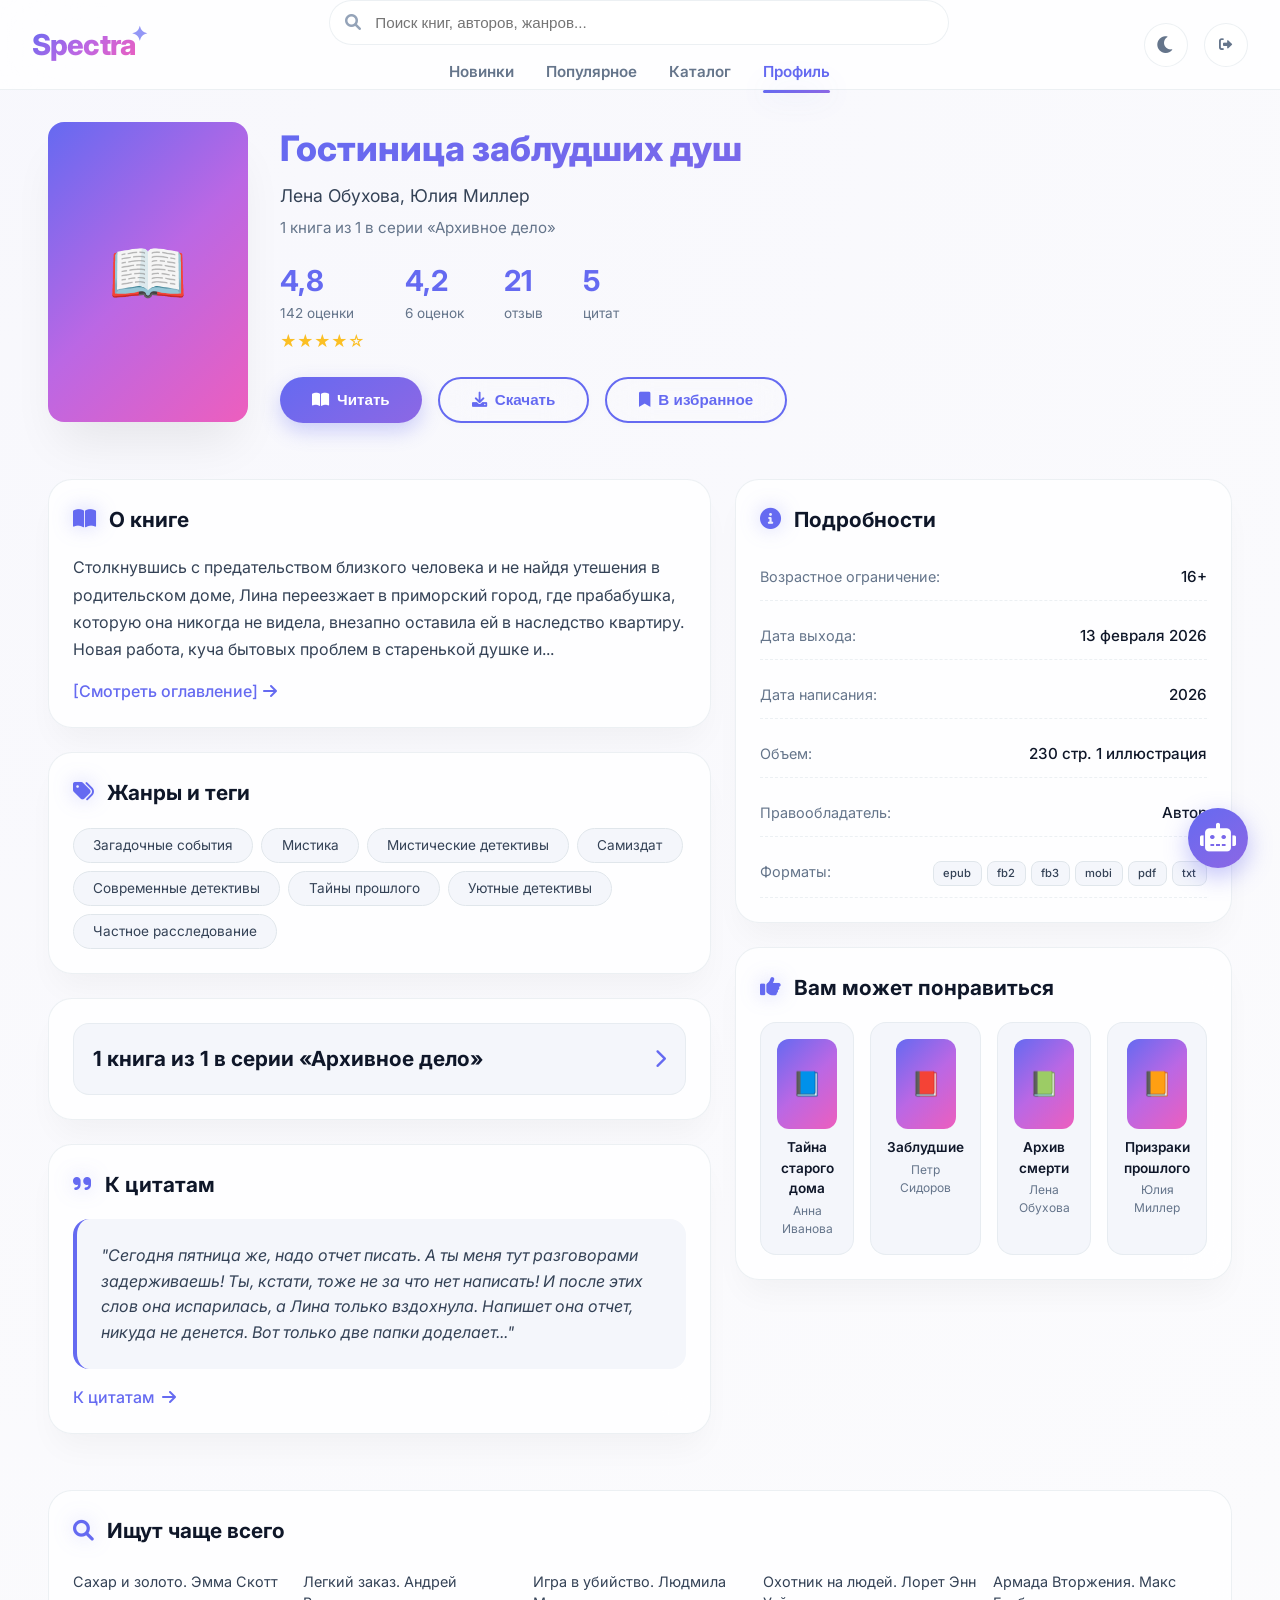
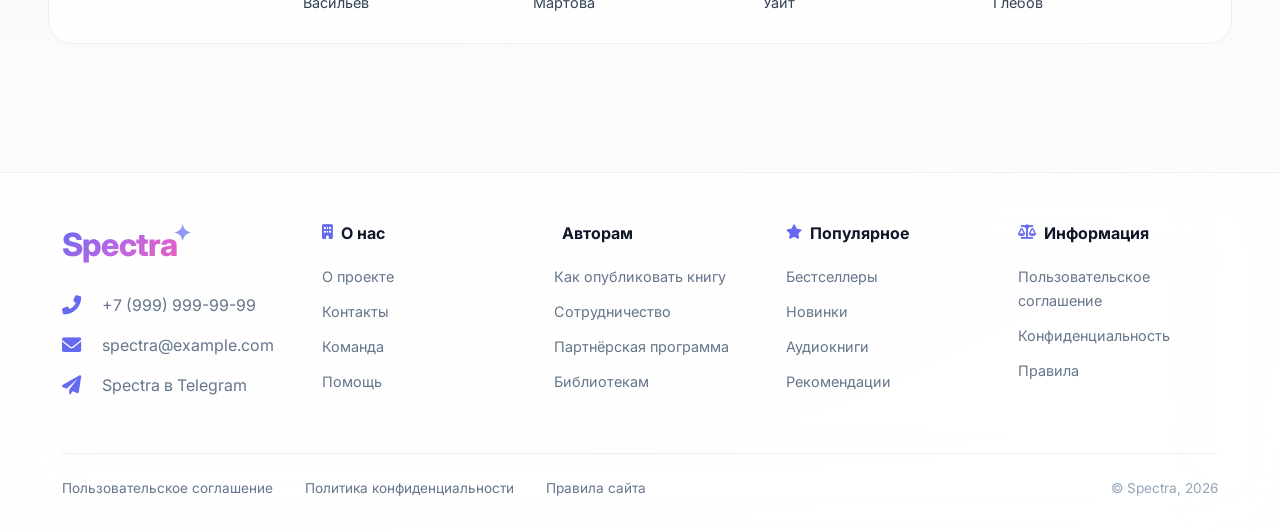
<file: diplom/книгапроф/index.html>
<!DOCTYPE html>
<html lang="ru">
<head>
    <meta charset="UTF-8">
    <meta name="viewport" content="width=device-width, initial-scale=1.0, maximum-scale=5.0, user-scalable=yes, viewport-fit=cover">
    <meta name="theme-color" content="#6366f1" media="(prefers-color-scheme: light)">
    <meta name="theme-color" content="#161b22" media="(prefers-color-scheme: dark)">
    <title>Spectra — Гостиница заблудших душ</title>
    
    <!-- FONTS & ICONS -->
    <link href="https://fonts.googleapis.com/css2?family=Inter:wght@300;400;500;600;700;800&display=swap" rel="stylesheet">
    <link rel="stylesheet" href="https://cdnjs.cloudflare.com/ajax/libs/font-awesome/6.0.0/css/all.min.css">
    
    <style>
        /* ========== ПОЛНОСТЬЮ ДИЗАЙН SPECTRA ========== */
        :root {
            --primary-h: 238;
            --primary-s: 83%;
            --primary-l: 67%;
            --primary: hsl(var(--primary-h), var(--primary-s), var(--primary-l));
            --primary-light: hsl(var(--primary-h), 85%, 75%);
            --primary-dark: hsl(var(--primary-h), 70%, 55%);
            --primary-soft: hsla(var(--primary-h), var(--primary-s), var(--primary-l), 0.08);
            --primary-glow: 0 0 30px hsla(var(--primary-h), var(--primary-s), var(--primary-l), 0.3);
            
            --bg-h: 240;
            --bg-s: 20%;
            --bg-l: 99%;
            --bg: hsl(var(--bg-h), var(--bg-s), var(--bg-l));
            --bg-gradient: radial-gradient(circle at 0% 0%, hsl(240, 50%, 98%), hsl(240, 20%, 99%));
            
            --surface-h: 0;
            --surface-s: 0%;
            --surface-l: 100%;
            --surface: hsla(var(--surface-h), var(--surface-s), var(--surface-l), 0.8);
            --surface-solid: hsl(var(--surface-h), var(--surface-s), var(--surface-l));
            --surface-hover: hsl(220, 50%, 97%);
            
            --text-primary-h: 222;
            --text-primary-s: 47%;
            --text-primary-l: 11%;
            --text-primary: hsl(var(--text-primary-h), var(--text-primary-s), var(--text-primary-l));
            --text-secondary: hsl(215, 25%, 27%);
            --text-tertiary: hsl(215, 16%, 47%);
            --text-muted: hsl(215, 20%, 65%);
            
            --border-h: 210;
            --border-s: 20%;
            --border-l: 90%;
            --border: hsl(var(--border-h), var(--border-s), var(--border-l));
            --border-light: hsla(var(--border-h), var(--border-s), var(--border-l), 0.6);
            --border-active: var(--primary);
            
            --shadow-xs: 0 2px 8px hsla(0, 0%, 0%, 0.02);
            --shadow-sm: 0 4px 16px hsla(0, 0%, 0%, 0.02);
            --shadow-md: 0 8px 24px hsla(0, 0%, 0%, 0.03);
            --shadow-lg: 0 20px 32px -8px hsla(0, 0%, 0%, 0.04);
            --shadow-xl: 0 30px 48px -12px hsla(0, 0%, 0%, 0.08);
            --shadow-glow: 0 0 0 2px hsla(var(--primary-h), var(--primary-s), var(--primary-l), 0.1);
            
            --gradient-primary: linear-gradient(145deg, hsl(238, 83%, 67%), hsl(258, 70%, 65%));
            --gradient-sunset: linear-gradient(135deg, hsl(238, 83%, 67%), hsl(280, 70%, 65%), hsl(320, 80%, 65%));
            
            --radius-xs: 4px;
            --radius-sm: 8px;
            --radius-md: 12px;
            --radius-lg: 16px;
            --radius-xl: 24px;
            --radius-xxl: 32px;
            --radius-full: 9999px;
            
            --blur: blur(20px);
            --blur-strong: blur(40px);
            
            --font-sans: 'Inter', -apple-system, BlinkMacSystemFont, sans-serif;
            
            --space-unit: 0.25rem;
            --space-1: calc(var(--space-unit) * 1);
            --space-2: calc(var(--space-unit) * 2);
            --space-3: calc(var(--space-unit) * 3);
            --space-4: calc(var(--space-unit) * 4);
            --space-5: calc(var(--space-unit) * 5);
            --space-6: calc(var(--space-unit) * 6);
            
            --header-height: 90px;
            --container-width: min(1400px, 95%);
        }

        body[data-theme="dark"] {
            --bg-h: 225;
            --bg-s: 25%;
            --bg-l: 9%;
            --bg: hsl(var(--bg-h), var(--bg-s), var(--bg-l));
            --bg-gradient: radial-gradient(circle at 30% 30%, hsl(225, 20%, 12%), hsl(225, 25%, 7%));
            
            --surface-h: 220;
            --surface-s: 20%;
            --surface-l: 14%;
            --surface: hsla(var(--surface-h), var(--surface-s), var(--surface-l), 0.85);
            --surface-solid: hsl(var(--surface-h), var(--surface-s), var(--surface-l));
            --surface-hover: hsl(220, 18%, 20%);
            
            --text-primary-h: 210;
            --text-primary-s: 40%;
            --text-primary-l: 96%;
            --text-primary: hsl(var(--text-primary-h), var(--text-primary-s), var(--text-primary-l));
            --text-secondary: hsl(210, 30%, 90%);
            --text-tertiary: hsl(210, 20%, 80%);
            --text-muted: hsl(215, 16%, 60%);
            
            --border-h: 215;
            --border-s: 20%;
            --border-l: 25%;
            --border: hsl(var(--border-h), var(--border-s), var(--border-l));
            --border-light: hsla(var(--border-h), var(--border-s), var(--border-l), 0.6);
            
            --primary: hsl(230, 80%, 74%);
            --gradient-primary: linear-gradient(145deg, hsl(230, 80%, 74%), hsl(250, 75%, 75%));
        }

        * { margin: 0; padding: 0; box-sizing: border-box; }
        
        body {
            font-family: var(--font-sans);
            background: var(--bg);
            background-image: var(--bg-gradient);
            color: var(--text-primary);
            line-height: 1.5;
            min-height: 100vh;
        }

        /* ========== ХЕДЕР SPECTRA ========== */
        .header {
            display: flex;
            align-items: center;
            justify-content: space-between;
            padding: 1rem 2rem;
            background: var(--surface);
            backdrop-filter: var(--blur-strong);
            border-bottom: 1px solid var(--border-light);
            position: sticky;
            top: 0;
            z-index: 100;
            height: var(--header-height);
        }

        .header-left {
            flex-shrink: 0;
        }

        .logo {
            font-size: 1.8rem;
            font-weight: 800;
            background: var(--gradient-sunset);
            -webkit-background-clip: text;
            -webkit-text-fill-color: transparent;
            letter-spacing: -0.03em;
            position: relative;
            display: inline-block;
        }

        .logo::after {
            content: '✦';
            position: absolute;
            top: -0.2em;
            right: -0.6em;
            font-size: 0.7em;
            color: var(--primary);
            -webkit-text-fill-color: var(--primary);
            opacity: 0.7;
            animation: twinkle 2s infinite;
        }

        @keyframes twinkle {
            0%, 100% { opacity: 0.7; transform: scale(1); }
            50% { opacity: 1; transform: scale(1.2); }
        }

        .header-center {
            flex: 1;
            max-width: 620px;
            margin: 0 2rem;
            display: flex;
            flex-direction: column;
            gap: 0.5rem;
        }

        .search-wrapper {
            position: relative;
            width: 100%;
        }

        .search-icon {
            position: absolute;
            left: 1rem;
            top: 50%;
            transform: translateY(-50%);
            color: var(--text-muted);
        }

        .search-input {
            width: 100%;
            padding: 0.8rem 1rem 0.8rem 2.8rem;
            border-radius: var(--radius-full);
            border: 1px solid var(--border-light);
            background: var(--surface);
            color: var(--text-primary);
            font-size: 0.95rem;
        }

        .search-input:focus {
            outline: none;
            border-color: var(--primary);
            box-shadow: var(--shadow-glow);
        }

        .nav {
            display: flex;
            justify-content: center;
            gap: 2rem;
            margin-top: 0.25rem;
        }

        .nav-link {
            text-decoration: none;
            color: var(--text-tertiary);
            font-weight: 600;
            font-size: 0.95rem;
            padding: 0.3rem 0;
            position: relative;
            white-space: nowrap;
            transition: color 0.2s;
        }

        .nav-link:hover {
            color: var(--primary);
        }

        .nav-link:hover::after {
            content: '';
            position: absolute;
            bottom: -4px;
            left: 0;
            width: 100%;
            height: 3px;
            background: var(--gradient-primary);
            border-radius: var(--radius-full);
            box-shadow: var(--primary-glow);
            animation: slideIn 0.3s ease-out;
        }

        .nav-link.active {
            color: var(--primary);
        }

        .nav-link.active::after {
            content: '';
            position: absolute;
            bottom: -4px;
            left: 0;
            width: 100%;
            height: 3px;
            background: var(--gradient-primary);
            border-radius: var(--radius-full);
            box-shadow: var(--primary-glow);
            animation: slideIn 0.3s ease-out;
        }

        @keyframes slideIn {
            from { width: 0; opacity: 0; }
            to { width: 100%; opacity: 1; }
        }

        .header-right {
            display: flex;
            align-items: center;
            gap: 1rem;
            flex-shrink: 0;
        }

        .btn-theme {
            width: 44px;
            height: 44px;
            border-radius: 50%;
            background: var(--surface);
            backdrop-filter: var(--blur);
            border: 1px solid var(--border-light);
            color: var(--text-tertiary);
            cursor: pointer;
            display: flex;
            align-items: center;
            justify-content: center;
            font-size: 1.2rem;
        }

        .btn-theme:hover {
            background: var(--gradient-primary);
            color: white;
            transform: rotate(15deg) scale(1.1);
            box-shadow: var(--primary-glow);
        }

        .btn-icon {
            width: 44px;
            height: 44px;
            border-radius: 50%;
            background: var(--surface);
            backdrop-filter: var(--blur);
            border: 1px solid var(--border-light);
            color: var(--text-tertiary);
            cursor: pointer;
            display: flex;
            align-items: center;
            justify-content: center;
        }

        .btn-icon:hover {
            background: var(--gradient-primary);
            color: white;
        }

        .btn-glass {
            background: var(--surface);
            backdrop-filter: var(--blur);
            border: 1px solid var(--border-light);
        }

        /* ========== КОНТЕЙНЕР ========== */
        .container {
            max-width: var(--container-width);
            margin: 0 auto;
            padding: 2rem 1rem;
        }

        /* ========== СЕКЦИИ SPECTRA ========== */
        .section {
            background: var(--surface);
            backdrop-filter: var(--blur);
            border-radius: var(--radius-xl);
            padding: 1.5rem;
            margin-bottom: 1.5rem;
            border: 1px solid var(--border-light);
            box-shadow: var(--shadow-lg);
            transition: var(--transition-base);
            position: relative;
            overflow: hidden;
        }

        .section::before {
            content: '';
            position: absolute;
            top: 0;
            left: 0;
            right: 0;
            height: 4px;
            background: var(--gradient-primary);
            opacity: 0.7;
            transform: scaleX(0);
            transform-origin: left;
            transition: transform 0.6s cubic-bezier(0.34, 1.56, 0.64, 1);
        }

        .section:hover::before {
            transform: scaleX(1);
        }

        .section-title {
            display: flex;
            align-items: center;
            gap: 0.8rem;
            font-size: 1.3rem;
            font-weight: 700;
            margin-bottom: 1.2rem;
            color: var(--text-primary);
        }

        .section-title i {
            font-size: 1.3rem;
            color: var(--primary);
            filter: drop-shadow(0 0 10px hsla(var(--primary-h), var(--primary-s), var(--primary-l), 0.3));
        }

        /* ========== КНОПКИ ========== */
        .btn {
            display: inline-flex;
            align-items: center;
            justify-content: center;
            gap: 0.5rem;
            padding: 0.8rem 2rem;
            border-radius: var(--radius-full);
            font-weight: 600;
            font-size: 0.95rem;
            border: 1px solid transparent;
            cursor: pointer;
            transition: all 0.3s cubic-bezier(0.34, 1.56, 0.64, 1);
            background: var(--surface-solid);
            color: var(--text-primary);
            border-color: var(--border);
            backdrop-filter: var(--blur);
            box-shadow: var(--shadow-xs);
            white-space: nowrap;
        }

        .btn:hover {
            transform: translateY(-2px) scale(1.02);
            border-color: var(--primary-light);
            box-shadow: var(--shadow-md), var(--primary-glow);
        }

        .btn-primary {
            background: var(--gradient-primary);
            color: white;
            border: none;
            box-shadow: 0 8px 20px hsla(var(--primary-h), var(--primary-s), var(--primary-l), 0.3);
        }

        .btn-outline {
            background: transparent;
            border: 2px solid var(--primary);
            color: var(--primary);
        }

        .btn-group {
            display: flex;
            gap: 1rem;
            flex-wrap: wrap;
            margin: 1.5rem 0;
        }

        /* ========== КАРТОЧКА КНИГИ ========== */
        .book-header {
            display: flex;
            gap: 2rem;
            margin-bottom: 2rem;
            flex-wrap: wrap;
        }

        .book-cover {
            width: 200px;
            height: 300px;
            background: var(--gradient-sunset);
            border-radius: var(--radius-lg);
            display: flex;
            align-items: center;
            justify-content: center;
            font-size: 4rem;
            color: white;
            box-shadow: var(--shadow-xl);
        }

        .book-info {
            flex: 1;
        }

        .book-title {
            font-size: 2.2rem;
            font-weight: 800;
            margin-bottom: 0.5rem;
            background: var(--gradient-primary);
            -webkit-background-clip: text;
            -webkit-text-fill-color: transparent;
        }

        .book-authors {
            font-size: 1.1rem;
            color: var(--text-secondary);
            margin-bottom: 0.5rem;
        }

        .series-info {
            color: var(--text-tertiary);
            font-size: 0.95rem;
            margin-bottom: 1.5rem;
        }

        /* ========== МЕТРИКИ ========== */
        .metrics-grid {
            display: flex;
            gap: 2.5rem;
            margin: 1.5rem 0;
            flex-wrap: wrap;
        }

        .metric-item {
            display: flex;
            flex-direction: column;
            gap: 0.3rem;
        }

        .metric-value {
            font-size: 1.8rem;
            font-weight: 700;
            color: var(--primary);
            line-height: 1.2;
        }

        .metric-label {
            font-size: 0.85rem;
            color: var(--text-tertiary);
        }

        .rating-stars {
            color: #fbbf24;
            font-size: 1rem;
        }

        /* ========== ДВЕ КОЛОНКИ ========== */
        .two-columns {
            display: grid;
            grid-template-columns: 2fr 1fr;
            gap: 1.5rem;
        }

        @media (max-width: 768px) {
            .two-columns {
                grid-template-columns: 1fr;
            }
        }

        /* ========== ОПИСАНИЕ ========== */
        .book-description {
            color: var(--text-secondary);
            line-height: 1.7;
            margin-bottom: 1rem;
        }

        .read-more {
            color: var(--primary);
            text-decoration: none;
            font-weight: 500;
            display: inline-flex;
            align-items: center;
            gap: 0.3rem;
        }

        /* ========== ЖАНРЫ ========== */
        .genres-list {
            display: flex;
            flex-wrap: wrap;
            gap: 0.5rem;
        }

        .genre-tag {
            background: var(--surface-hover);
            padding: 0.4rem 1.2rem;
            border-radius: var(--radius-full);
            font-size: 0.85rem;
            color: var(--text-secondary);
            border: 1px solid var(--border);
            transition: var(--transition-fast);
        }

        .genre-tag:hover {
            border-color: var(--primary);
            color: var(--primary);
            transform: translateY(-2px);
        }

        /* ========== СЕРИЯ ========== */
        .series-card {
            display: flex;
            justify-content: space-between;
            align-items: center;
            background: var(--surface-hover);
            padding: 1.2rem;
            border-radius: var(--radius-lg);
            border: 1px solid var(--border-light);
        }

        /* ========== ЦИТАТА ========== */
        .quote-block {
            background: var(--surface-hover);
            border-left: 4px solid var(--primary);
            padding: 1.5rem;
            border-radius: var(--radius-lg);
            margin: 1rem 0;
            font-style: italic;
            color: var(--text-secondary);
            line-height: 1.6;
        }

        .quote-link {
            display: inline-flex;
            align-items: center;
            gap: 0.5rem;
            color: var(--primary);
            text-decoration: none;
            font-weight: 500;
        }

        /* ========== ДЕТАЛИ КНИГИ ========== */
        .book-details {
            display: flex;
            flex-direction: column;
            gap: 0.8rem;
        }

        .detail-row {
            display: flex;
            justify-content: space-between;
            padding: 0.7rem 0;
            border-bottom: 1px dashed var(--border-light);
        }

        .detail-label {
            color: var(--text-tertiary);
            font-size: 0.9rem;
        }

        .detail-value {
            font-weight: 500;
            color: var(--text-primary);
            font-size: 0.95rem;
        }

        .formats {
            display: flex;
            flex-wrap: wrap;
            gap: 0.3rem;
            justify-content: flex-end;
        }

        .format-badge {
            background: var(--surface-hover);
            padding: 0.2rem 0.6rem;
            border-radius: var(--radius-sm);
            font-size: 0.7rem;
            color: var(--text-secondary);
            border: 1px solid var(--border);
        }

        /* ========== РЕКОМЕНДАЦИИ ========== */
        .books-grid {
            display: grid;
            grid-template-columns: repeat(4, 1fr);
            gap: 1rem;
            margin-top: 1rem;
        }

        @media (max-width: 768px) {
            .books-grid {
                grid-template-columns: repeat(2, 1fr);
            }
        }

        .rec-book {
            background: var(--surface-hover);
            border-radius: var(--radius-lg);
            padding: 1rem;
            text-align: center;
            border: 1px solid var(--border-light);
            transition: var(--transition-base);
            cursor: pointer;
        }

        .rec-book:hover {
            transform: translateY(-4px);
            border-color: var(--primary);
            box-shadow: var(--shadow-md);
        }

        .rec-cover {
            width: 60px;
            height: 90px;
            background: var(--gradient-sunset);
            border-radius: var(--radius-md);
            margin: 0 auto 0.5rem;
            display: flex;
            align-items: center;
            justify-content: center;
            color: white;
            font-size: 1.5rem;
        }

        .rec-title {
            font-size: 0.85rem;
            font-weight: 600;
            margin-bottom: 0.2rem;
            color: var(--text-primary);
        }

        .rec-author {
            font-size: 0.75rem;
            color: var(--text-tertiary);
        }

        /* ========== ЧАСТО ИЩУТ ========== */
        .search-terms {
            background: var(--surface);
            border-radius: var(--radius-xl);
            padding: 1.5rem;
            border: 1px solid var(--border-light);
            margin: 2rem 0;
        }

        .terms-grid {
            display: grid;
            grid-template-columns: repeat(5, 1fr);
            gap: 1rem;
            margin-top: 1rem;
        }

        @media (max-width: 768px) {
            .terms-grid {
                grid-template-columns: repeat(2, 1fr);
            }
        }

        .term-item {
            color: var(--text-secondary);
            text-decoration: none;
            font-size: 0.9rem;
            padding: 0.3rem 0;
        }

        .term-item:hover {
            color: var(--primary);
        }

        /* ========== ПОДВАЛ SPECTRA ========== */
        .footer {
            background: var(--surface);
            backdrop-filter: var(--blur-strong);
            border-top: 1px solid var(--border-light);
            padding: 3rem 2rem 2rem;
            margin-top: 4rem;
            box-shadow: var(--shadow-lg);
        }

        .footer-content {
            max-width: var(--container-width);
            margin: 0 auto;
        }

        .footer-main {
            display: flex;
            justify-content: space-between;
            align-items: flex-start;
            gap: 3rem;
            margin-bottom: 3rem;
            flex-wrap: wrap;
        }

        .footer-brand {
            flex-shrink: 0;
        }

        .footer-brand .logo {
            font-size: 2rem;
            margin-bottom: 1.5rem;
        }

        .footer-contacts {
            display: flex;
            flex-direction: column;
            gap: 1rem;
        }

        .contact-item {
            display: flex;
            align-items: center;
            gap: 1rem;
            color: var(--text-tertiary);
            font-size: 1rem;
        }

        .contact-item i {
            width: 24px;
            color: var(--primary);
            font-size: 1.2rem;
        }

        .contact-item a {
            color: var(--text-tertiary);
            text-decoration: none;
            transition: color 0.2s;
        }

        .contact-item a:hover {
            color: var(--primary);
        }

        .footer-links-grid {
            display: grid;
            grid-template-columns: repeat(4, 1fr);
            gap: 2rem;
            flex: 1;
        }

        @media (max-width: 768px) {
            .footer-main {
                flex-direction: column;
            }
            
            .footer-links-grid {
                grid-template-columns: repeat(2, 1fr);
                width: 100%;
            }
        }

        .footer-column h4 {
            font-size: 1rem;
            font-weight: 700;
            margin-bottom: 1.2rem;
            color: var(--text-primary);
            display: flex;
            align-items: center;
            gap: 0.5rem;
        }

        .footer-column h4 i {
            color: var(--primary);
            font-size: 0.9rem;
        }

        .footer-column ul {
            list-style: none;
        }

        .footer-column li {
            margin-bottom: 0.7rem;
        }

        .footer-column a {
            color: var(--text-tertiary);
            text-decoration: none;
            font-size: 0.9rem;
            transition: all 0.2s ease;
        }

        .footer-column a:hover {
            color: var(--primary);
            padding-left: 4px;
        }

        .footer-bottom {
            display: flex;
            justify-content: space-between;
            align-items: center;
            padding: 1.5rem 0 0;
            border-top: 1px solid var(--border-light);
            color: var(--text-tertiary);
            font-size: 0.85rem;
            flex-wrap: wrap;
            gap: 1rem;
        }

        .legal-links {
            display: flex;
            gap: 2rem;
            flex-wrap: wrap;
        }

        .legal-links a {
            color: var(--text-tertiary);
            text-decoration: none;
            font-size: 0.85rem;
        }

        .legal-links a:hover {
            color: var(--primary);
        }

        .copyright {
            color: var(--text-muted);
            font-size: 0.85rem;
        }

        /* ========== AI-ПОМОЩНИК ========== */
        .ai-assistant {
            position: fixed;
            bottom: 2rem;
            right: 2rem;
            z-index: 1000;
            display: flex;
            flex-direction: column;
            align-items: flex-end;
        }

        .ai-button {
            width: 60px;
            height: 60px;
            border-radius: 50%;
            background: var(--gradient-primary);
            border: none;
            cursor: pointer;
            display: flex;
            align-items: center;
            justify-content: center;
            color: white;
            font-size: 1.8rem;
            box-shadow: 0 8px 25px rgba(99, 102, 241, 0.4);
            transition: all 0.3s cubic-bezier(0.34, 1.56, 0.64, 1);
            position: relative;
            animation: pulse-ai 2s infinite;
        }

        .ai-button:hover {
            transform: scale(1.1) rotate(5deg);
            box-shadow: 0 12px 35px rgba(99, 102, 241, 0.6);
        }

        @keyframes pulse-ai {
            0%, 100% { transform: scale(1); }
            50% { transform: scale(1.05); }
        }

        .ai-tooltip {
            position: absolute;
            bottom: 70px;
            right: 0;
            background: var(--surface-solid);
            backdrop-filter: var(--blur-strong);
            padding: 0.8rem 1.5rem;
            border-radius: var(--radius-full);
            border: 1px solid var(--border-light);
            box-shadow: var(--shadow-lg);
            white-space: nowrap;
            color: var(--text-primary);
            font-weight: 500;
            font-size: 0.9rem;
            opacity: 0;
            visibility: hidden;
            transition: all 0.3s ease;
            pointer-events: none;
        }

        .ai-tooltip::after {
            content: '';
            position: absolute;
            bottom: -8px;
            right: 24px;
            width: 16px;
            height: 16px;
            background: var(--surface-solid);
            border-right: 1px solid var(--border-light);
            border-bottom: 1px solid var(--border-light);
            transform: rotate(45deg);
            border-radius: 3px;
        }

        .ai-assistant:hover .ai-tooltip {
            opacity: 1;
            visibility: visible;
            bottom: 80px;
        }

        .ai-chat-window {
            position: absolute;
            bottom: 80px;
            right: 0;
            width: 350px;
            height: 500px;
            background: var(--surface-solid);
            backdrop-filter: var(--blur-strong);
            border-radius: var(--radius-xl);
            border: 1px solid var(--border-light);
            box-shadow: var(--shadow-2xl);
            display: flex;
            flex-direction: column;
            overflow: hidden;
            opacity: 0;
            visibility: hidden;
            transform: translateY(20px) scale(0.95);
            transition: all 0.3s cubic-bezier(0.34, 1.56, 0.64, 1);
            transform-origin: bottom right;
        }

        .ai-chat-window.active {
            opacity: 1;
            visibility: visible;
            transform: translateY(0) scale(1);
        }

        .ai-chat-header {
            padding: 1.2rem 1.5rem;
            background: var(--gradient-primary);
            color: white;
            display: flex;
            align-items: center;
            justify-content: space-between;
        }

        .ai-chat-header h3 {
            font-size: 1.1rem;
            font-weight: 600;
            display: flex;
            align-items: center;
            gap: 0.5rem;
        }

        .ai-chat-header h3 i {
            font-size: 1.2rem;
        }

        .ai-close-btn {
            background: rgba(255,255,255,0.2);
            border: none;
            width: 32px;
            height: 32px;
            border-radius: 50%;
            color: white;
            cursor: pointer;
            display: flex;
            align-items: center;
            justify-content: center;
            transition: background 0.2s;
        }

        .ai-close-btn:hover {
            background: rgba(255,255,255,0.3);
        }

        .ai-chat-messages {
            flex: 1;
            padding: 1.2rem;
            overflow-y: auto;
            display: flex;
            flex-direction: column;
            gap: 1rem;
        }

        .ai-message {
            display: flex;
            align-items: flex-start;
            gap: 0.8rem;
            max-width: 85%;
        }

        .ai-message.assistant {
            align-self: flex-start;
        }

        .ai-message.user {
            align-self: flex-end;
            flex-direction: row-reverse;
        }

        .ai-message .avatar {
            width: 36px;
            height: 36px;
            border-radius: 50%;
            background: var(--gradient-primary);
            display: flex;
            align-items: center;
            justify-content: center;
            color: white;
            font-size: 1rem;
            flex-shrink: 0;
        }

        .ai-message.user .avatar {
            background: var(--surface-hover);
            color: var(--primary);
        }

        .ai-message .content {
            background: var(--surface-hover);
            padding: 0.8rem 1.2rem;
            border-radius: var(--radius-lg);
            font-size: 0.9rem;
            color: var(--text-secondary);
            line-height: 1.5;
            position: relative;
        }

        .ai-message.assistant .content {
            background: var(--primary-soft);
            border-bottom-left-radius: 4px;
        }

        .ai-message.user .content {
            background: var(--surface);
            border-bottom-right-radius: 4px;
            border: 1px solid var(--border-light);
        }

        .ai-message .time {
            font-size: 0.65rem;
            color: var(--text-tertiary);
            margin-top: 0.2rem;
            text-align: right;
        }

        .ai-chat-input {
            padding: 1.2rem;
            border-top: 1px solid var(--border-light);
            display: flex;
            gap: 0.8rem;
        }

        .ai-chat-input input {
            flex: 1;
            padding: 0.8rem 1.2rem;
            border-radius: var(--radius-full);
            border: 1px solid var(--border);
            background: var(--surface);
            color: var(--text-primary);
            font-size: 0.9rem;
        }

        .ai-chat-input input:focus {
            outline: none;
            border-color: var(--primary);
            box-shadow: var(--shadow-glow);
        }

        .ai-chat-input button {
            width: 44px;
            height: 44px;
            border-radius: 50%;
            background: var(--gradient-primary);
            border: none;
            color: white;
            cursor: pointer;
            display: flex;
            align-items: center;
            justify-content: center;
            font-size: 1.2rem;
            transition: all 0.2s;
        }

        .ai-chat-input button:hover {
            transform: scale(1.1);
        }

        .ai-chat-input button:disabled {
            opacity: 0.5;
            cursor: not-allowed;
        }

        .typing-indicator {
            display: flex;
            gap: 0.3rem;
            padding: 0.5rem 1rem;
            background: var(--primary-soft);
            border-radius: var(--radius-lg);
            width: fit-content;
        }

        .typing-indicator span {
            width: 8px;
            height: 8px;
            border-radius: 50%;
            background: var(--primary);
            animation: typing 1.4s infinite;
        }

        .typing-indicator span:nth-child(2) {
            animation-delay: 0.2s;
        }

        .typing-indicator span:nth-child(3) {
            animation-delay: 0.4s;
        }

        @keyframes typing {
            0%, 60%, 100% { transform: translateY(0); opacity: 0.4; }
            30% { transform: translateY(-4px); opacity: 1; }
        }

        @media (max-width: 480px) {
            .ai-chat-window {
                width: 300px;
                height: 450px;
                right: 0;
                bottom: 70px;
            }
            
            .ai-button {
                width: 50px;
                height: 50px;
                font-size: 1.5rem;
            }
        }
    </style>
</head>
<body>

<!-- ========== ХЕДЕР SPECTRA ========== -->
<header class="header">
    <div class="header-left">
        <h1 class="logo">Spectra</h1>
    </div>
    
    <div class="header-center">
        <div class="search-wrapper">
            <i class="fas fa-search search-icon"></i>
            <input type="search" class="search-input" placeholder="Поиск книг, авторов, жанров..." aria-label="Поиск">
        </div>
        <nav class="nav" aria-label="Основная навигация">
            <a href="#" class="nav-link">Новинки</a>
            <a href="#" class="nav-link">Популярное</a>
            <a href="#" class="nav-link">Каталог</a>
            <a href="#" class="nav-link active">Профиль</a>
        </nav>
    </div>
    
    <div class="header-right">
        <button class="btn-theme" onclick="toggleTheme()" title="Сменить тему" aria-label="Сменить тему">
            <i id="themeIcon" class="fas fa-moon"></i>
        </button>
        <button class="btn-icon btn-glass" title="Выйти" aria-label="Выйти">
            <i class="fas fa-sign-out-alt"></i>
        </button>
    </div>
</header>

<main class="container">
    
    <!-- ========== ОСНОВНАЯ ИНФОРМАЦИЯ О КНИГЕ ========== -->
    <div class="book-header">
        <div class="book-cover">
            📖
        </div>
        <div class="book-info">
            <h1 class="book-title">Гостиница заблудших душ</h1>
            <div class="book-authors">Лена Обухова, Юлия Миллер</div>
            <div class="series-info">1 книга из 1 в серии «Архивное дело»</div>
            
            <!-- Метрики -->
            <div class="metrics-grid">
                <div class="metric-item">
                    <div class="metric-value">4,8</div>
                    <div class="metric-label">142 оценки</div>
                    <div class="rating-stars">★★★★☆</div>
                </div>
                <div class="metric-item">
                    <div class="metric-value">4,2</div>
                    <div class="metric-label">6 оценок</div>
                </div>
                <div class="metric-item">
                    <div class="metric-value">21</div>
                    <div class="metric-label">отзыв</div>
                </div>
                <div class="metric-item">
                    <div class="metric-value">5</div>
                    <div class="metric-label">цитат</div>
                </div>
            </div>
            
            <!-- КНОПКИ: читать, скачать, в избранное -->
            <div class="btn-group">
                <button class="btn btn-primary"><i class="fas fa-book-open"></i> Читать</button>
                <button class="btn btn-outline"><i class="fas fa-download"></i> Скачать</button>
                <button class="btn btn-outline"><i class="fas fa-bookmark"></i> В избранное</button>
            </div>
        </div>
    </div>
    
    <!-- ========== ДВЕ КОЛОНКИ КОНТЕНТА ========== -->
    <div class="two-columns">
        <!-- Левая колонка -->
        <div>
            <!-- О книге -->
            <div class="section">
                <h3 class="section-title"><i class="fas fa-book-open"></i> О книге</h3>
                <p class="book-description">
                    Столкнувшись с предательством близкого человека и не найдя утешения в родительском доме, Лина переезжает в приморский город, где прабабушка, которую она никогда не видела, внезапно оставила ей в наследство квартиру. Новая работа, куча бытовых проблем в старенькой душке и...
                </p>
                <a href="#" class="read-more">[Смотреть оглавление] <i class="fas fa-arrow-right"></i></a>
            </div>
            
            <!-- Жанры и теги -->
            <div class="section">
                <h3 class="section-title"><i class="fas fa-tags"></i> Жанры и теги</h3>
                <div class="genres-list">
                    <span class="genre-tag">Загадочные события</span>
                    <span class="genre-tag">Мистика</span>
                    <span class="genre-tag">Мистические детективы</span>
                    <span class="genre-tag">Самиздат</span>
                    <span class="genre-tag">Современные детективы</span>
                    <span class="genre-tag">Тайны прошлого</span>
                    <span class="genre-tag">Уютные детективы</span>
                    <span class="genre-tag">Частное расследование</span>
                </div>
            </div>
            
            <!-- Серия -->
            <div class="section">
                <div class="series-card">
                    <h3 class="section-title" style="margin-bottom: 0;">1 книга из 1 в серии «Архивное дело»</h3>
                    <i class="fas fa-chevron-right" style="color: var(--primary); font-size: 1.2rem;"></i>
                </div>
            </div>
            
            <!-- Цитата -->
            <div class="section">
                <h3 class="section-title"><i class="fas fa-quote-right"></i> К цитатам</h3>
                <div class="quote-block">
                    "Сегодня пятница же, надо отчет писать. А ты меня тут разговорами задерживаешь! Ты, кстати, тоже не за что нет написать! И после этих слов она испарилась, а Лина только вздохнула. Напишет она отчет, никуда не денется. Вот только две папки доделает..."
                </div>
                <a href="#" class="quote-link">К цитатам <i class="fas fa-arrow-right"></i></a>
            </div>
        </div>
        
        <!-- Правая колонка -->
        <div>
            <!-- Детали книги -->
            <div class="section">
                <h3 class="section-title"><i class="fas fa-info-circle"></i> Подробности</h3>
                <div class="book-details">
                    <div class="detail-row">
                        <span class="detail-label">Возрастное ограничение:</span>
                        <span class="detail-value">16+</span>
                    </div>
                    <div class="detail-row">
                        <span class="detail-label">Дата выхода:</span>
                        <span class="detail-value">13 февраля 2026</span>
                    </div>
                    <div class="detail-row">
                        <span class="detail-label">Дата написания:</span>
                        <span class="detail-value">2026</span>
                    </div>
                    <div class="detail-row">
                        <span class="detail-label">Объем:</span>
                        <span class="detail-value">230 стр. 1 иллюстрация</span>
                    </div>
                    <div class="detail-row">
                        <span class="detail-label">Правообладатель:</span>
                        <span class="detail-value">Автор</span>
                    </div>
                    <div class="detail-row">
                        <span class="detail-label">Форматы:</span>
                        <span class="detail-value formats">
                            <span class="format-badge">epub</span>
                            <span class="format-badge">fb2</span>
                            <span class="format-badge">fb3</span>
                            <span class="format-badge">mobi</span>
                            <span class="format-badge">pdf</span>
                            <span class="format-badge">txt</span>
                        </span>
                    </div>
                </div>
            </div>
            
            <!-- Вам может понравиться -->
            <div class="section">
                <h3 class="section-title"><i class="fas fa-thumbs-up"></i> Вам может понравиться</h3>
                <div class="books-grid">
                    <div class="rec-book">
                        <div class="rec-cover">📘</div>
                        <div class="rec-title">Тайна старого дома</div>
                        <div class="rec-author">Анна Иванова</div>
                    </div>
                    <div class="rec-book">
                        <div class="rec-cover">📕</div>
                        <div class="rec-title">Заблудшие</div>
                        <div class="rec-author">Петр Сидоров</div>
                    </div>
                    <div class="rec-book">
                        <div class="rec-cover">📗</div>
                        <div class="rec-title">Архив смерти</div>
                        <div class="rec-author">Лена Обухова</div>
                    </div>
                    <div class="rec-book">
                        <div class="rec-cover">📙</div>
                        <div class="rec-title">Призраки прошлого</div>
                        <div class="rec-author">Юлия Миллер</div>
                    </div>
                </div>
            </div>
        </div>
    </div>
    
    <!-- ========== ЧАСТО ИЩУТ ========== -->
    <div class="search-terms">
        <h3 class="section-title"><i class="fas fa-search"></i> Ищут чаще всего</h3>
        <div class="terms-grid">
            <a href="#" class="term-item">Сахар и золото. Эмма Скотт</a>
            <a href="#" class="term-item">Легкий заказ. Андрей Васильев</a>
            <a href="#" class="term-item">Игра в убийство. Людмила Мартова</a>
            <a href="#" class="term-item">Охотник на людей. Лорет Энн Уайт</a>
            <a href="#" class="term-item">Армада Вторжения. Макс Глебов</a>
        </div>
    </div>
</main>

<!-- ========== AI-ПОМОЩНИК ========== -->
<div class="ai-assistant">
    <div class="ai-tooltip">Спроси у AI</div>
    <button class="ai-button" onclick="toggleAIChat()" id="aiButton">
        <i class="fas fa-robot"></i>
    </button>
    
    <div class="ai-chat-window" id="aiChatWindow">
        <div class="ai-chat-header">
            <h3><i class="fas fa-robot"></i> AI Помощник Spectra</h3>
            <button class="ai-close-btn" onclick="toggleAIChat()">
                <i class="fas fa-times"></i>
            </button>
        </div>
        
        <div class="ai-chat-messages" id="aiMessages">
            <div class="ai-message assistant">
                <div class="avatar">
                    <i class="fas fa-robot"></i>
                </div>
                <div class="content">
                    <div>Привет! Я AI-помощник Spectra. Спроси меня о книгах, авторах или жанрах!</div>
                    <div class="time">только что</div>
                </div>
            </div>
        </div>
        
        <div class="ai-chat-input">
            <input type="text" id="aiInput" placeholder="Напишите сообщение..." onkeypress="handleAIKeyPress(event)">
            <button onclick="sendAIMessage()" id="aiSendBtn">
                <i class="fas fa-paper-plane"></i>
            </button>
        </div>
    </div>
</div>

<!-- ========== ПОДВАЛ SPECTRA ========== -->
<footer class="footer">
    <div class="footer-content">
        <!-- Верхняя часть подвала: бренд и контакты слева, ссылки справа -->
        <div class="footer-main">
            <!-- Бренд и контакты -->
            <div class="footer-brand">
                <div class="logo">Spectra</div>
                <div class="footer-contacts">
                    <div class="contact-item">
                        <i class="fas fa-phone-alt"></i>
                        <a href="tel:+79999999999">+7 (999) 999-99-99</a>
                    </div>
                    <div class="contact-item">
                        <i class="fas fa-envelope"></i>
                        <a href="mailto:spectra@example.com">spectra@example.com</a>
                    </div>
                    <div class="contact-item">
                        <i class="fas fa-paper-plane"></i>
                        <a href="#">Spectra в Telegram</a>
                    </div>
                </div>
            </div>
            
            <!-- Сетка ссылок -->
            <div class="footer-links-grid">
                <div class="footer-column">
                    <h4><i class="fas fa-building"></i> О нас</h4>
                    <ul>
                        <li><a href="#">О проекте</a></li>
                        <li><a href="#">Контакты</a></li>
                        <li><a href="#">Команда</a></li>
                        <li><a href="#">Помощь</a></li>
                    </ul>
                </div>
                
                <div class="footer-column">
                    <h4><i class="fas fa-book-publisher"></i> Авторам</h4>
                    <ul>
                        <li><a href="#">Как опубликовать книгу</a></li>
                        <li><a href="#">Сотрудничество</a></li>
                        <li><a href="#">Партнёрская программа</a></li>
                        <li><a href="#">Библиотекам</a></li>
                    </ul>
                </div>
                
                <div class="footer-column">
                    <h4><i class="fas fa-star"></i> Популярное</h4>
                    <ul>
                        <li><a href="#">Бестселлеры</a></li>
                        <li><a href="#">Новинки</a></li>
                        <li><a href="#">Аудиокниги</a></li>
                        <li><a href="#">Рекомендации</a></li>
                    </ul>
                </div>
                
                <div class="footer-column">
                    <h4><i class="fas fa-scale-balanced"></i> Информация</h4>
                    <ul>
                        <li><a href="#">Пользовательское соглашение</a></li>
                        <li><a href="#">Конфиденциальность</a></li>
                        <li><a href="#">Правила</a></li>
                    </ul>
                </div>
            </div>
        </div>
        
        <!-- Нижняя часть подвала -->
        <div class="footer-bottom">
            <div class="legal-links">
                <a href="#">Пользовательское соглашение</a>
                <a href="#">Политика конфиденциальности</a>
                <a href="#">Правила сайта</a>
            </div>
            <div class="copyright">
                © Spectra, 2026
            </div>
        </div>
    </div>
</footer>

<script>
    // Состояние AI-чата
    let aiChatOpen = false;
    let isTyping = false;
    
    // Функция переключения темы
    function toggleTheme() {
        const body = document.body;
        const current = body.getAttribute('data-theme');
        const icon = document.getElementById('themeIcon');
        
        if (current === 'dark') {
            body.removeAttribute('data-theme');
            icon.className = 'fas fa-moon';
        } else {
            body.setAttribute('data-theme', 'dark');
            icon.className = 'fas fa-sun';
        }
    }
    
    // Функция открытия/закрытия AI-чата
    function toggleAIChat() {
        const chatWindow = document.getElementById('aiChatWindow');
        aiChatOpen = !aiChatOpen;
        
        if (aiChatOpen) {
            chatWindow.classList.add('active');
            document.getElementById('aiInput').focus();
        } else {
            chatWindow.classList.remove('active');
        }
    }
    
    // Обработка нажатия Enter в поле ввода
    function handleAIKeyPress(event) {
        if (event.key === 'Enter') {
            sendAIMessage();
        }
    }
    
    // Имитация запроса к API (замените на реальный API-ключ)
    async function callAIApi(message) {
        // ⚠️ ЗДЕСЬ НУЖНО ВСТАВИТЬ ВАШ РЕАЛЬНЫЙ API-КЛЮЧ
        const API_KEY = 'YOUR_API_KEY_HERE'; // Замените на реальный ключ
        
        // Имитация задержки API (уберите в реальном проекте)
        await new Promise(resolve => setTimeout(resolve, 1500));
        
        // Здесь должен быть реальный вызов API
        // Пример для OpenAI:
        /*
        try {
            const response = await fetch('https://api.openai.com/v1/chat/completions', {
                method: 'POST',
                headers: {
                    'Content-Type': 'application/json',
                    'Authorization': `Bearer ${API_KEY}`
                },
                body: JSON.stringify({
                    model: 'gpt-3.5-turbo',
                    messages: [
                        { role: 'system', content: 'Ты - полезный AI-помощник книжного сервиса Spectra. Отвечай кратко и по делу.' },
                        { role: 'user', content: message }
                    ],
                    temperature: 0.7,
                    max_tokens: 150
                })
            });
            
            const data = await response.json();
            return data.choices[0].message.content;
        } catch (error) {
            console.error('API Error:', error);
            return 'Извините, произошла ошибка при обращении к API.';
        }
        */
        
        // Временная имитация ответов (уберите при подключении реального API)
        const responses = [
            "Это отличная книга! Она входит в топ-10 мистических детективов этого года.",
            "Авторы Лена Обухова и Юлия Миллер специализируются на уютных детективах с мистическим уклоном.",
            "Рекомендую также прочитать 'Тайна старого дома' — очень похожая атмосфера.",
            "Книга доступна в форматах epub, fb2, mobi и pdf. Можете скачать или читать онлайн.",
            "Средняя оценка книги 4.8 на основе 142 отзывов. Читатели особенно хвалят атмосферу и сюжет."
        ];
        
        return responses[Math.floor(Math.random() * responses.length)];
    }
    
    // Функция добавления сообщения в чат
    function addMessage(text, isUser = false) {
        const messagesContainer = document.getElementById('aiMessages');
        const messageDiv = document.createElement('div');
        messageDiv.className = `ai-message ${isUser ? 'user' : 'assistant'}`;
        
        const time = new Date().toLocaleTimeString('ru-RU', { hour: '2-digit', minute: '2-digit' });
        
        messageDiv.innerHTML = `
            <div class="avatar">
                <i class="fas ${isUser ? 'fa-user' : 'fa-robot'}"></i>
            </div>
            <div class="content">
                <div>${text}</div>
                <div class="time">${time}</div>
            </div>
        `;
        
        messagesContainer.appendChild(messageDiv);
        messagesContainer.scrollTop = messagesContainer.scrollHeight;
    }
    
    // Функция показа индикатора печатания
    function showTypingIndicator() {
        const messagesContainer = document.getElementById('aiMessages');
        const indicator = document.createElement('div');
        indicator.className = 'ai-message assistant';
        indicator.id = 'typingIndicator';
        indicator.innerHTML = `
            <div class="avatar">
                <i class="fas fa-robot"></i>
            </div>
            <div class="typing-indicator">
                <span></span>
                <span></span>
                <span></span>
            </div>
        `;
        messagesContainer.appendChild(indicator);
        messagesContainer.scrollTop = messagesContainer.scrollHeight;
        isTyping = true;
    }
    
    // Функция удаления индикатора печатания
    function hideTypingIndicator() {
        const indicator = document.getElementById('typingIndicator');
        if (indicator) {
            indicator.remove();
        }
        isTyping = false;
    }
    
    // Отправка сообщения AI
    async function sendAIMessage() {
        const input = document.getElementById('aiInput');
        const message = input.value.trim();
        const sendBtn = document.getElementById('aiSendBtn');
        
        if (!message || isTyping) return;
        
        // Добавляем сообщение пользователя
        addMessage(message, true);
        input.value = '';
        
        // Блокируем кнопку на время ответа
        sendBtn.disabled = true;
        
        // Показываем индикатор печатания
        showTypingIndicator();
        
        try {
            // Вызов API (имитация или реальный)
            const response = await callAIApi(message);
            
            // Убираем индикатор и добавляем ответ
            hideTypingIndicator();
            addMessage(response);
        } catch (error) {
            hideTypingIndicator();
            addMessage('Извините, произошла ошибка. Попробуйте позже.');
            console.error('AI Error:', error);
        } finally {
            sendBtn.disabled = false;
            input.focus();
        }
    }
    
    // Добавляем интерактивность для демо-кнопок
    document.querySelectorAll('.btn, .rec-book, .genre-tag').forEach(el => {
        el.addEventListener('click', (e) => {
            if (e.target.closest('.btn')) {
                const btn = e.target.closest('.btn');
                if (btn.classList.contains('btn-primary')) alert('Читать онлайн');
                else if (btn.innerText.includes('Скачать')) alert('Скачать книгу');
                else if (btn.innerText.includes('В избранное')) alert('Добавлено в избранное');
                else alert('Демо-режим');
            }
        });
    });
    
    // Закрытие чата при клике вне его (опционально)
    document.addEventListener('click', (e) => {
        const chatWindow = document.getElementById('aiChatWindow');
        const aiButton = document.getElementById('aiButton');
        
        if (aiChatOpen && 
            !chatWindow.contains(e.target) && 
            !aiButton.contains(e.target)) {
            toggleAIChat();
        }
    });
</script>

</body>
</html>
</file>
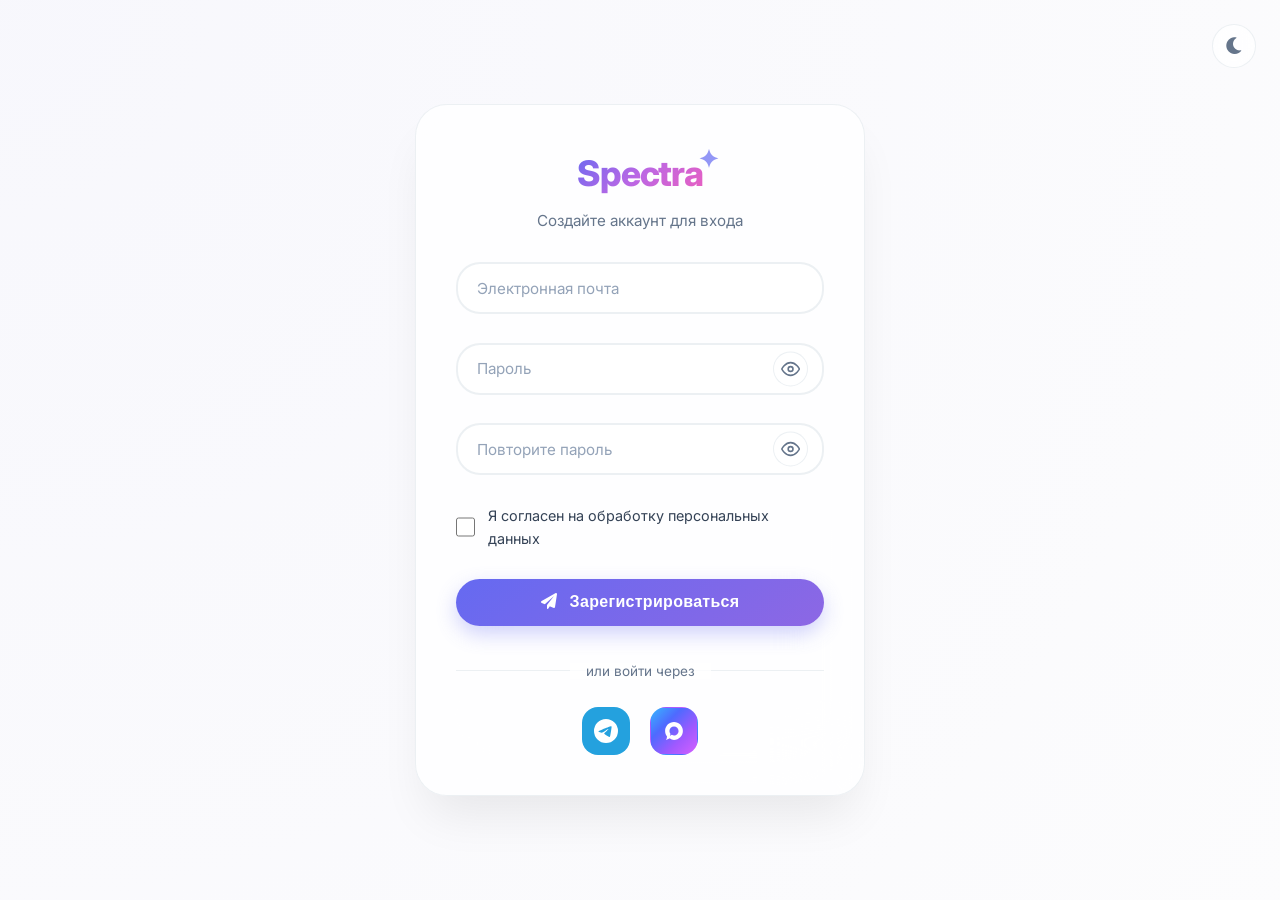
<file: diplom/рег/index.html>
<!DOCTYPE html>
<html lang="ru">
<head>
    <meta charset="UTF-8">
    <!-- АДАПТАЦИЯ: все устройства + safe areas -->
    <meta name="viewport" content="width=device-width, initial-scale=1.0, maximum-scale=5.0, user-scalable=yes, viewport-fit=cover">
    <meta name="theme-color" content="#6366f1" media="(prefers-color-scheme: light)">
    <meta name="theme-color" content="#161b22" media="(prefers-color-scheme: dark)">
    <meta name="apple-mobile-web-app-capable" content="yes">
    <meta name="apple-mobile-web-app-status-bar-style" content="black-translucent">
    <title>Spectra — Регистрация</title>
    
    <!-- FONTS & ICONS -->
    <link href="https://fonts.googleapis.com/css2?family=Inter:wght@300;400;500;600;700;800&display=swap" rel="stylesheet">
    <link rel="stylesheet" href="https://cdnjs.cloudflare.com/ajax/libs/font-awesome/6.0.0/css/all.min.css">
    
    <!-- STYLES -->
    <link rel="stylesheet" href="style.css">
</head>
<body>
    <!-- КНОПКА ПЕРЕКЛЮЧЕНИЯ ТЕМЫ -->
    <button class="theme-toggle" onclick="toggleTheme()" title="Сменить тему" aria-label="Сменить тему">
        <i id="themeIcon" class="fas fa-moon"></i>
    </button>

    <div class="registration-card">
        <!-- ЛОГОТИП SPECTRA -->
        <span class="logo">Spectra</span>
        <div class="subtitle">Создайте аккаунт для входа</div>

        <form action="#" method="POST" id="regForm" novalidate>
            <!-- ПОЧТА -->
            <div class="form-group">
                <input type="email" id="email" placeholder="Электронная почта" required autocomplete="email">
                <span class="validation-icon">
                    <i class="fas fa-check-circle" style="display: none;"></i>
                    <i class="fas fa-exclamation-circle" style="display: none;"></i>
                </span>
                <div id="email-error" class="error-popup">
                    <i class="fas fa-info-circle" style="margin-right: 6px;"></i>
                    Некорректная почта. Используйте формат name@domain.ru и только латиницу.
                </div>
            </div>

            <!-- ПАРОЛЬ -->
            <div class="form-group">
                <input type="password" id="password" class="password-input" placeholder="Пароль" required autocomplete="new-password">
                <span class="validation-icon">
                    <i class="fas fa-check-circle" style="display: none;"></i>
                    <i class="fas fa-exclamation-circle" style="display: none;"></i>
                </span>
                <button type="button" class="toggle-password-btn" onclick="togglePassword('password', this)" tabindex="-1">
                    <svg viewBox="0 0 24 24">
                        <path d="M1 12s4-8 11-8 11 8 11 8-4 8-11 8-11-8-11-8z"></path>
                        <circle cx="12" cy="12" r="3"></circle>
                    </svg>
                </button>
                
                <!-- ПОДСКАЗКА ПО ПАРОЛЮ -->
                <div id="password-hint" class="password-hint">
                    <div class="hint-title">
                        <i class="fas fa-shield-alt" style="color: var(--primary);"></i>
                        Пароль должен содержать:
                    </div>
                    <div class="hint-list">
                        <div class="hint-item" id="hint-length">
                            <i class="fas fa-circle"></i> Минимум 8 символов
                        </div>
                        <div class="hint-item" id="hint-english">
                            <i class="fas fa-circle"></i> Только латиница
                        </div>
                        <div class="hint-item" id="hint-upper">
                            <i class="fas fa-circle"></i> Заглавные буквы (A-Z)
                        </div>
                        <div class="hint-item" id="hint-lower">
                            <i class="fas fa-circle"></i> Строчные буквы (a-z)
                        </div>
                        <div class="hint-item" id="hint-symbol">
                            <i class="fas fa-circle"></i> Цифры или спецсимволы
                        </div>
                    </div>
                </div>
            </div>

            <!-- ПОВТОР ПАРОЛЯ -->
            <div class="form-group">
                <input type="password" id="confirm_password" class="password-input" placeholder="Повторите пароль" required autocomplete="new-password">
                <span class="validation-icon">
                    <i class="fas fa-check-circle" style="display: none;"></i>
                    <i class="fas fa-exclamation-circle" style="display: none;"></i>
                </span>
                <button type="button" class="toggle-password-btn" onclick="togglePassword('confirm_password', this)" tabindex="-1">
                    <svg viewBox="0 0 24 24">
                        <path d="M1 12s4-8 11-8 11 8 11 8-4 8-11 8-11-8-11-8z"></path>
                        <circle cx="12" cy="12" r="3"></circle>
                    </svg>
                </button>
                <div id="confirm-error" class="error-popup">
                    <i class="fas fa-exclamation-triangle" style="margin-right: 6px;"></i>
                    Пароли не совпадают
                </div>
            </div>

            <!-- ЧЕКБОКС -->
            <div class="checkbox-container">
                <input type="checkbox" id="consent" required>
                <label for="consent">Я согласен на обработку персональных данных</label>
            </div>

            <!-- КНОПКА ОТПРАВКИ -->
            <button type="submit" class="btn-register">
                <i class="fas fa-paper-plane" style="margin-right: 8px;"></i>
                Зарегистрироваться
            </button>
        </form>

        <!-- РАЗДЕЛИТЕЛЬ -->
        <div class="divider"><span>или войти через</span></div>

        <!-- СОЦИАЛЬНЫЕ СЕТИ -->
        <div class="social-login">
            <a href="#" class="social-btn tg-btn" title="Войти через Telegram">
                <svg viewBox="0 0 24 24">
                    <path d="M11.944 0A12 12 0 0 0 0 12a12 12 0 0 0 12 12 12 12 0 0 0 12-12A12 12 0 0 0 12 0a12 12 0 0 0-.056 0zm4.962 7.224c.1-.002.321.023.465.14a.506.506 0 0 1 .171.325c.016.093.036.306.02.472-.18 1.898-.962 6.502-1.36 8.627-.168.9-.499 1.201-.82 1.23-.696.065-1.225-.46-1.9-.902-1.056-.693-1.653-1.124-2.678-1.8-1.185-.78-.417-1.21.258-1.91.177-.184 3.247-2.977 3.307-3.23.007-.032.014-.15-.056-.212s-.174-.041-.249-.024c-.106.024-1.793 1.14-5.061 3.345-.48.33-.913.49-1.302.48-.428-.008-1.252-.241-1.865-.44-.752-.245-1.349-.374-1.297-.789.027-.216.325-.437.893-.663 3.498-1.524 5.83-2.529 6.998-3.014 3.332-1.386 4.025-1.627 4.476-1.635z"/>
                </svg>
            </a>

            <a href="#" class="social-btn max-btn" title="Войти через Max">
                <svg viewBox="0 0 100 100">
                    <path fill-rule="evenodd" clip-rule="evenodd" d="M50 87C70.4345 87 87 70.4345 87 50C87 29.5655 70.4345 13 50 13C29.5655 13 13 29.5655 13 50C13 58.6206 15.9459 66.553 20.8872 72.8524C20.4489 77.2033 19.3475 83.1851 17.5015 86.4173C17.2023 86.9412 17.7003 87.5262 18.2541 87.291C22.2536 85.592 28.5287 82.5936 32.4187 80.4497C37.8341 84.6231 43.6391 87 50 87ZM50 69C60.4934 69 69 60.4934 69 50C69 39.5066 60.4934 31 50 31C39.5066 31 31 39.5066 31 50C31 54.4533 32.5358 58.5484 35.1054 61.7699C34.8775 64.0416 34.3053 67.1652 33.3463 68.8528C33.1911 69.126 33.4498 69.4314 33.7375 69.3086C35.815 68.4214 39.0747 66.8557 41.0955 65.736C43.9084 67.8427 46.8454 69 50 69Z" fill="white"/>
                </svg>
            </a>
        </div>
    </div>

    <!-- УВЕДОМЛЕНИЕ -->
    <div id="successNotification" class="notification">
        <i class="fas fa-check-circle"></i>
        <div class="notification-content">
            <span class="notification-title" id="notificationTitle">Ошибка</span>
            <span class="notification-message" id="notificationMessage">Форма успешно отправлена!</span>
        </div>
    </div>

    <!-- SCRIPTS -->
    <script src="script.js"></script>
</body>
</html>
</file>
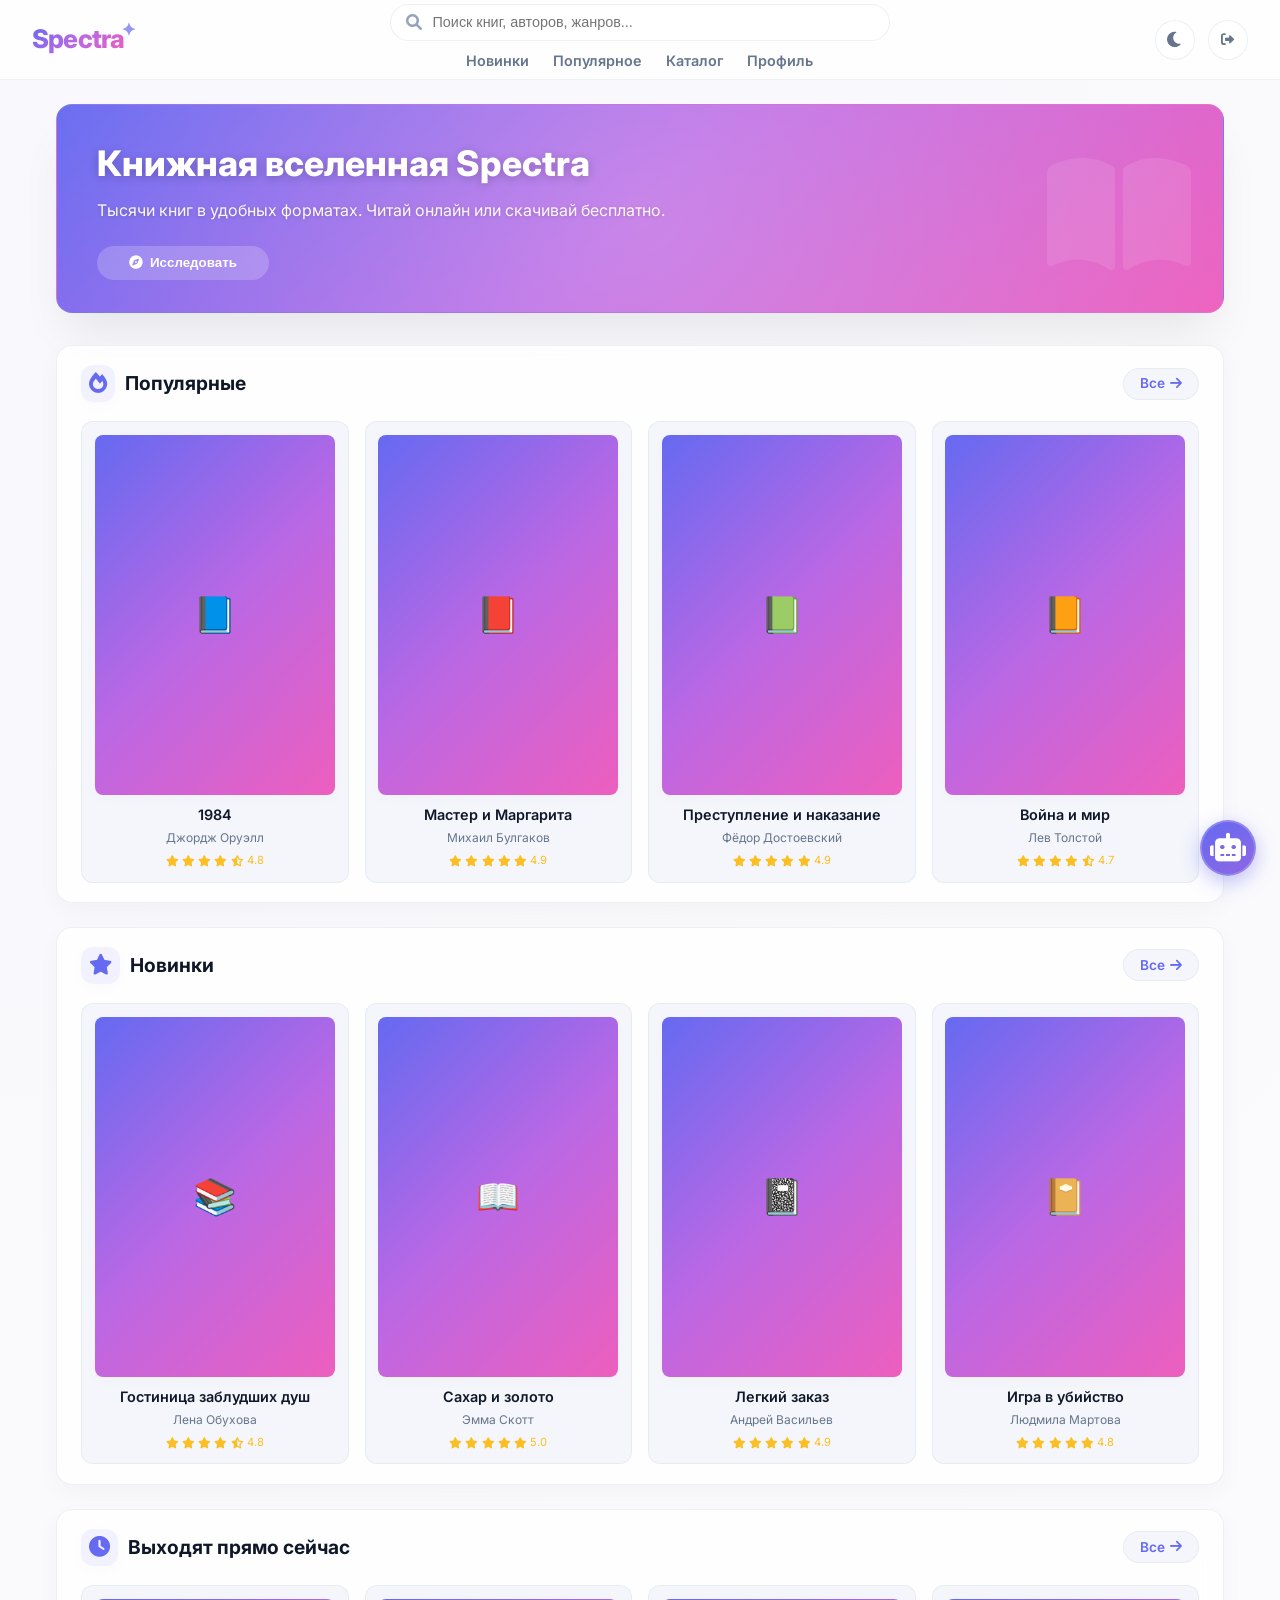
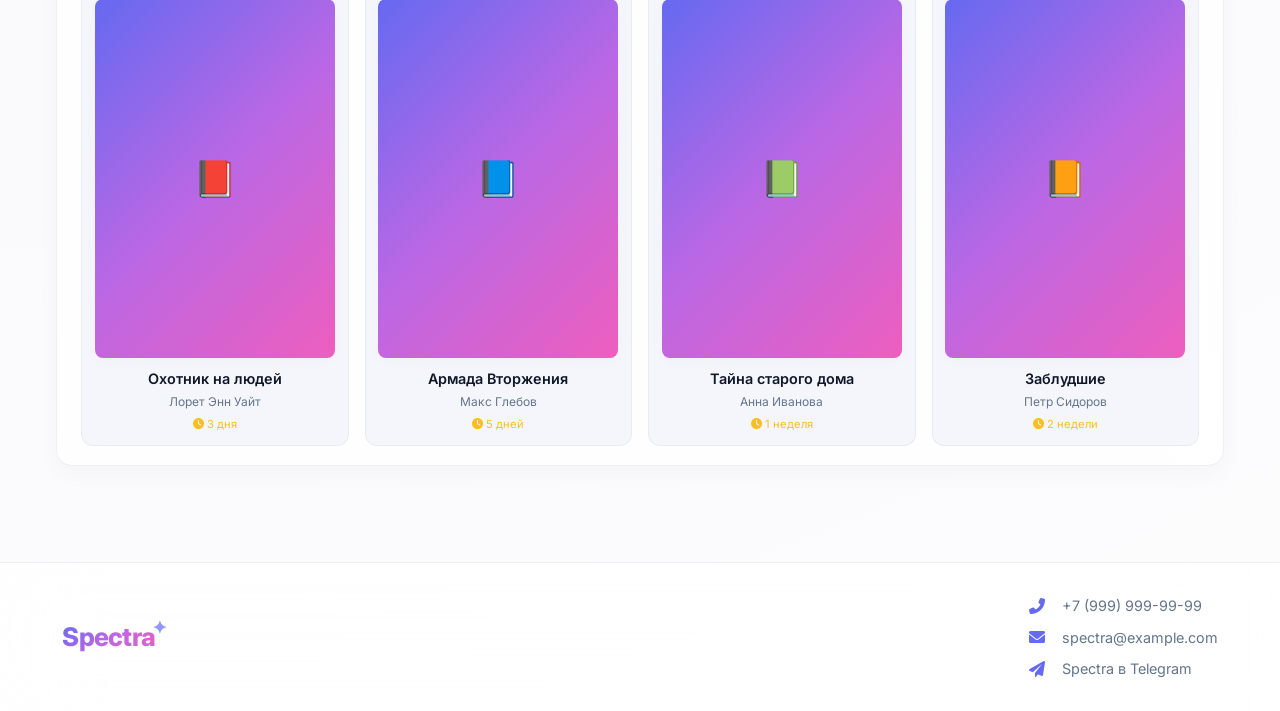
<file: practica-main/главная/index.html>
<!DOCTYPE html>
<html lang="ru">
<head>
    <meta charset="UTF-8">
    <meta name="viewport" content="width=device-width, initial-scale=1.0, maximum-scale=5.0, user-scalable=yes, viewport-fit=cover">
    <meta name="theme-color" content="#6366f1" media="(prefers-color-scheme: light)">
    <meta name="theme-color" content="#161b22" media="(prefers-color-scheme: dark)">
    <title>Spectra — Главная</title>
    
    <!-- FONTS & ICONS -->
    <link href="https://fonts.googleapis.com/css2?family=Inter:wght@300;400;500;600;700;800&display=swap" rel="stylesheet">
    <link rel="stylesheet" href="https://cdnjs.cloudflare.com/ajax/libs/font-awesome/6.0.0/css/all.min.css">
    
    <style>
        /* ========== ПОЛНОСТЬЮ ДИЗАЙН SPECTRA ========== */
        :root {
            --primary-h: 238;
            --primary-s: 83%;
            --primary-l: 67%;
            --primary: hsl(var(--primary-h), var(--primary-s), var(--primary-l));
            --primary-light: hsl(var(--primary-h), 85%, 75%);
            --primary-dark: hsl(var(--primary-h), 70%, 55%);
            --primary-soft: hsla(var(--primary-h), var(--primary-s), var(--primary-l), 0.08);
            --primary-glow: 0 0 30px hsla(var(--primary-h), var(--primary-s), var(--primary-l), 0.3);
            
            --bg-h: 240;
            --bg-s: 20%;
            --bg-l: 99%;
            --bg: hsl(var(--bg-h), var(--bg-s), var(--bg-l));
            --bg-gradient: radial-gradient(circle at 0% 0%, hsl(240, 50%, 98%), hsl(240, 20%, 99%));
            
            --surface-h: 0;
            --surface-s: 0%;
            --surface-l: 100%;
            --surface: hsla(var(--surface-h), var(--surface-s), var(--surface-l), 0.8);
            --surface-solid: hsl(var(--surface-h), var(--surface-s), var(--surface-l));
            --surface-hover: hsl(220, 50%, 97%);
            --surface-active: hsl(220, 40%, 95%);
            
            --text-primary-h: 222;
            --text-primary-s: 47%;
            --text-primary-l: 11%;
            --text-primary: hsl(var(--text-primary-h), var(--text-primary-s), var(--text-primary-l));
            --text-secondary: hsl(215, 25%, 27%);
            --text-tertiary: hsl(215, 16%, 47%);
            --text-muted: hsl(215, 20%, 65%);
            
            --border-h: 210;
            --border-s: 20%;
            --border-l: 90%;
            --border: hsl(var(--border-h), var(--border-s), var(--border-l));
            --border-light: hsla(var(--border-h), var(--border-s), var(--border-l), 0.6);
            --border-active: var(--primary);
            
            --shadow-xs: 0 2px 8px hsla(0, 0%, 0%, 0.02);
            --shadow-sm: 0 4px 16px hsla(0, 0%, 0%, 0.02);
            --shadow-md: 0 8px 24px hsla(0, 0%, 0%, 0.03);
            --shadow-lg: 0 20px 32px -8px hsla(0, 0%, 0%, 0.04);
            --shadow-xl: 0 30px 48px -12px hsla(0, 0%, 0%, 0.08);
            --shadow-glow: 0 0 0 2px hsla(var(--primary-h), var(--primary-s), var(--primary-l), 0.1);
            
            --gradient-primary: linear-gradient(145deg, hsl(238, 83%, 67%), hsl(258, 70%, 65%));
            --gradient-sunset: linear-gradient(135deg, hsl(238, 83%, 67%), hsl(280, 70%, 65%), hsl(320, 80%, 65%));
            --gradient-banner: linear-gradient(135deg, hsl(238, 83%, 67%), hsl(280, 70%, 65%), hsl(320, 80%, 65%));
            
            --radius-xs: 4px;
            --radius-sm: 8px;
            --radius-md: 12px;
            --radius-lg: 16px;
            --radius-xl: 20px;
            --radius-xxl: 24px;
            --radius-full: 9999px;
            
            --blur: blur(20px);
            --blur-strong: blur(40px);
            
            --font-sans: 'Inter', -apple-system, BlinkMacSystemFont, sans-serif;
            
            --space-unit: 0.25rem;
            --space-1: calc(var(--space-unit) * 1);
            --space-2: calc(var(--space-unit) * 2);
            --space-3: calc(var(--space-unit) * 3);
            --space-4: calc(var(--space-unit) * 4);
            --space-5: calc(var(--space-unit) * 5);
            --space-6: calc(var(--space-unit) * 6);
            
            --header-height: 80px;
            --container-width: min(1200px, 95%);
        }

        body[data-theme="dark"] {
            --bg-h: 225;
            --bg-s: 25%;
            --bg-l: 9%;
            --bg: hsl(var(--bg-h), var(--bg-s), var(--bg-l));
            --bg-gradient: radial-gradient(circle at 30% 30%, hsl(225, 20%, 12%), hsl(225, 25%, 7%));
            
            --surface-h: 220;
            --surface-s: 20%;
            --surface-l: 14%;
            --surface: hsla(var(--surface-h), var(--surface-s), var(--surface-l), 0.85);
            --surface-solid: hsl(var(--surface-h), var(--surface-s), var(--surface-l));
            --surface-hover: hsl(220, 18%, 20%);
            --surface-active: hsl(220, 16%, 25%);
            
            --text-primary-h: 210;
            --text-primary-s: 40%;
            --text-primary-l: 96%;
            --text-primary: hsl(var(--text-primary-h), var(--text-primary-s), var(--text-primary-l));
            --text-secondary: hsl(210, 30%, 90%);
            --text-tertiary: hsl(210, 20%, 80%);
            --text-muted: hsl(215, 16%, 60%);
            
            --border-h: 215;
            --border-s: 20%;
            --border-l: 25%;
            --border: hsl(var(--border-h), var(--border-s), var(--border-l));
            --border-light: hsla(var(--border-h), var(--border-s), var(--border-l), 0.6);
            
            --primary: hsl(230, 80%, 74%);
            --gradient-primary: linear-gradient(145deg, hsl(230, 80%, 74%), hsl(250, 75%, 75%));
            --gradient-banner: linear-gradient(135deg, hsl(230, 80%, 74%), hsl(280, 70%, 75%), hsl(320, 80%, 75%));
        }

        * { margin: 0; padding: 0; box-sizing: border-box; }
        
        body {
            font-family: var(--font-sans);
            background: var(--bg);
            background-image: var(--bg-gradient);
            color: var(--text-primary);
            line-height: 1.5;
            min-height: 100vh;
        }

        /* ========== ХЕДЕР SPECTRA ========== */
        .header {
            display: flex;
            align-items: center;
            justify-content: space-between;
            padding: 0.75rem 2rem;
            background: var(--surface);
            backdrop-filter: var(--blur-strong);
            border-bottom: 1px solid var(--border-light);
            position: sticky;
            top: 0;
            z-index: 100;
            height: var(--header-height);
        }

        .header-left {
            flex-shrink: 0;
        }

        .logo {
            font-size: 1.6rem;
            font-weight: 800;
            background: var(--gradient-sunset);
            -webkit-background-clip: text;
            -webkit-text-fill-color: transparent;
            letter-spacing: -0.03em;
            position: relative;
            display: inline-block;
            transition: var(--transition-base);
            cursor: pointer;
        }

        .logo:hover {
            transform: scale(1.05);
        }

        .logo::after {
            content: '✦';
            position: absolute;
            top: -0.2em;
            right: -0.6em;
            font-size: 0.7em;
            color: var(--primary);
            -webkit-text-fill-color: var(--primary);
            opacity: 0.7;
            animation: twinkle 2s infinite;
        }

        @keyframes twinkle {
            0%, 100% { opacity: 0.7; transform: scale(1); }
            50% { opacity: 1; transform: scale(1.2); }
        }

        .header-center {
            flex: 1;
            max-width: 500px;
            margin: 0 1.5rem;
            display: flex;
            flex-direction: column;
            gap: 0.3rem;
        }

        .search-wrapper {
            position: relative;
            width: 100%;
        }

        .search-icon {
            position: absolute;
            left: 1rem;
            top: 50%;
            transform: translateY(-50%);
            color: var(--text-muted);
            transition: color 0.2s;
        }

        .search-input {
            width: 100%;
            padding: 0.6rem 1rem 0.6rem 2.6rem;
            border-radius: var(--radius-full);
            border: 1px solid var(--border-light);
            background: var(--surface);
            color: var(--text-primary);
            font-size: 0.9rem;
            transition: all 0.3s ease;
        }

        .search-input:focus {
            outline: none;
            border-color: var(--primary);
            box-shadow: var(--shadow-glow);
        }

        .nav {
            display: flex;
            justify-content: center;
            gap: 1.5rem;
            margin-top: 0.1rem;
        }

        .nav-link {
            text-decoration: none;
            color: var(--text-tertiary);
            font-weight: 600;
            font-size: 0.9rem;
            padding: 0.2rem 0;
            position: relative;
            white-space: nowrap;
            transition: color 0.2s;
            cursor: pointer;
        }

        .nav-link:hover {
            color: var(--primary);
        }

        .nav-link:hover::after {
            content: '';
            position: absolute;
            bottom: -2px;
            left: 0;
            width: 100%;
            height: 2px;
            background: var(--gradient-primary);
            border-radius: var(--radius-full);
            box-shadow: var(--primary-glow);
            animation: slideIn 0.3s ease-out;
        }

        .nav-link.active {
            color: var(--primary);
        }

        .nav-link.active::after {
            content: '';
            position: absolute;
            bottom: -2px;
            left: 0;
            width: 100%;
            height: 2px;
            background: var(--gradient-primary);
            border-radius: var(--radius-full);
            box-shadow: var(--primary-glow);
            animation: slideIn 0.3s ease-out;
        }

        @keyframes slideIn {
            from { width: 0; opacity: 0; }
            to { width: 100%; opacity: 1; }
        }

        .header-right {
            display: flex;
            align-items: center;
            gap: 0.8rem;
            flex-shrink: 0;
        }

        .btn-theme {
            width: 40px;
            height: 40px;
            border-radius: 50%;
            background: var(--surface);
            backdrop-filter: var(--blur);
            border: 1px solid var(--border-light);
            color: var(--text-tertiary);
            cursor: pointer;
            display: flex;
            align-items: center;
            justify-content: center;
            font-size: 1.1rem;
            transition: all 0.3s cubic-bezier(0.34, 1.56, 0.64, 1);
        }

        .btn-theme:hover {
            background: var(--gradient-primary);
            color: white;
            transform: rotate(15deg) scale(1.1);
            box-shadow: var(--primary-glow);
        }

        .btn-icon {
            width: 40px;
            height: 40px;
            border-radius: 50%;
            background: var(--surface);
            backdrop-filter: var(--blur);
            border: 1px solid var(--border-light);
            color: var(--text-tertiary);
            cursor: pointer;
            display: flex;
            align-items: center;
            justify-content: center;
            transition: all 0.3s ease;
        }

        .btn-icon:hover {
            background: var(--gradient-primary);
            color: white;
            transform: scale(1.1);
        }

        .btn-glass {
            background: var(--surface);
            backdrop-filter: var(--blur);
            border: 1px solid var(--border-light);
        }

        /* ========== КОНТЕЙНЕР ========== */
        .container {
            max-width: var(--container-width);
            margin: 0 auto;
            padding: 1.5rem 1rem;
        }

        /* ========== БАННЕР ========== */
        .banner {
            background: var(--gradient-banner);
            border-radius: var(--radius-lg);
            padding: 2rem 2.5rem;
            margin-bottom: 2rem;
            position: relative;
            overflow: hidden;
            box-shadow: var(--shadow-xl);
            border: 1px solid rgba(255, 255, 255, 0.1);
        }

        .banner::before {
            content: '';
            position: absolute;
            top: -50%;
            right: -50%;
            width: 200%;
            height: 200%;
            background: radial-gradient(circle, rgba(255,255,255,0.2) 0%, transparent 60%);
            animation: rotate 20s linear infinite;
        }

        @keyframes rotate {
            from { transform: rotate(0deg); }
            to { transform: rotate(360deg); }
        }

        .banner-content {
            position: relative;
            z-index: 1;
            color: white;
            max-width: 60%;
        }

        .banner-title {
            font-size: 2.2rem;
            font-weight: 800;
            margin-bottom: 0.5rem;
            text-shadow: 0 2px 10px rgba(0,0,0,0.2);
        }

        .banner-subtitle {
            font-size: 1rem;
            opacity: 0.95;
            margin-bottom: 1.5rem;
            text-shadow: 0 1px 5px rgba(0,0,0,0.2);
        }

        .banner-btn {
            background: rgba(255,255,255,0.2);
            backdrop-filter: var(--blur);
            border: 1px solid rgba(255,255,255,0.3);
            color: white;
            padding: 0.6rem 2rem;
            border-radius: var(--radius-full);
            font-weight: 600;
            cursor: pointer;
            transition: all 0.3s ease;
            display: inline-flex;
            align-items: center;
            gap: 0.5rem;
            text-decoration: none;
            border: none;
        }

        .banner-btn:hover {
            background: white;
            color: var(--primary);
            transform: translateY(-2px);
            box-shadow: 0 10px 25px rgba(0,0,0,0.2);
        }

        .banner-decoration {
            position: absolute;
            right: 2rem;
            bottom: 0;
            font-size: 8rem;
            color: rgba(255,255,255,0.1);
            pointer-events: none;
            user-select: none;
        }

        @media (max-width: 768px) {
            .banner-content {
                max-width: 100%;
            }
            
            .banner-decoration {
                display: none;
            }
        }

        /* ========== СЕКЦИИ SPECTRA ========== */
        .section {
            background: var(--surface);
            backdrop-filter: var(--blur);
            border-radius: var(--radius-lg);
            padding: 1.2rem 1.5rem;
            margin-bottom: 1.5rem;
            border: 1px solid var(--border-light);
            box-shadow: var(--shadow-md);
            transition: all 0.3s ease;
            position: relative;
            overflow: hidden;
        }

        .section::before {
            content: '';
            position: absolute;
            top: 0;
            left: 0;
            right: 0;
            height: 3px;
            background: var(--gradient-primary);
            opacity: 0.7;
            transform: scaleX(0);
            transform-origin: left;
            transition: transform 0.4s cubic-bezier(0.34, 1.56, 0.64, 1);
        }

        .section:hover::before {
            transform: scaleX(1);
        }

        .section:hover {
            box-shadow: var(--shadow-lg);
            border-color: var(--border-active);
            transform: translateY(-2px);
        }

        .section-header {
            display: flex;
            justify-content: space-between;
            align-items: center;
            margin-bottom: 1.2rem;
            flex-wrap: wrap;
            gap: 0.8rem;
        }

        .section-title {
            display: flex;
            align-items: center;
            gap: 0.6rem;
            font-size: 1.2rem;
            font-weight: 700;
            color: var(--text-primary);
        }

        .section-title i {
            font-size: 1.3rem;
            color: var(--primary);
            background: var(--primary-soft);
            padding: 0.5rem;
            border-radius: var(--radius-md);
            box-shadow: var(--shadow-sm);
            transition: all 0.3s ease;
        }

        .section:hover .section-title i {
            transform: rotate(5deg) scale(1.05);
            background: var(--gradient-primary);
            color: white;
        }

        .section-link {
            color: var(--primary);
            text-decoration: none;
            font-weight: 600;
            font-size: 0.85rem;
            display: flex;
            align-items: center;
            gap: 0.3rem;
            padding: 0.3rem 1rem;
            border-radius: var(--radius-full);
            background: var(--surface-hover);
            border: 1px solid var(--border-light);
            transition: all 0.3s ease;
            cursor: pointer;
        }

        .section-link:hover {
            background: var(--gradient-primary);
            color: white;
            transform: translateX(3px);
            border-color: transparent;
        }

        .section-link i {
            transition: transform 0.3s ease;
        }

        .section-link:hover i {
            transform: translateX(2px);
        }

        /* ========== СЕТКИ КНИГ ========== */
        .books-grid {
            display: grid;
            grid-template-columns: repeat(4, 1fr);
            gap: 1rem;
        }

        @media (max-width: 992px) {
            .books-grid {
                grid-template-columns: repeat(3, 1fr);
            }
        }

        @media (max-width: 768px) {
            .books-grid {
                grid-template-columns: repeat(2, 1fr);
            }
        }

        @media (max-width: 480px) {
            .books-grid {
                grid-template-columns: 1fr;
            }
        }

        .book-card {
            background: var(--surface-hover);
            border-radius: var(--radius-md);
            padding: 0.8rem;
            border: 1px solid var(--border-light);
            transition: all 0.3s ease;
            cursor: pointer;
            display: flex;
            flex-direction: column;
            align-items: center;
            text-align: center;
            position: relative;
            overflow: hidden;
        }

        .book-card::before {
            content: '';
            position: absolute;
            top: 0;
            left: 0;
            right: 0;
            height: 100%;
            background: var(--gradient-primary);
            opacity: 0;
            transition: opacity 0.3s ease;
            z-index: 1;
            pointer-events: none;
        }

        .book-card:hover {
            transform: translateY(-4px);
            border-color: var(--primary);
            box-shadow: var(--shadow-lg);
        }

        .book-card:hover::before {
            opacity: 0.03;
        }

        .book-cover {
            width: 100%;
            aspect-ratio: 2/3;
            background: var(--gradient-sunset);
            border-radius: var(--radius-sm);
            margin-bottom: 0.6rem;
            display: flex;
            align-items: center;
            justify-content: center;
            font-size: 2.2rem;
            color: white;
            transition: all 0.3s ease;
            box-shadow: var(--shadow-sm);
        }

        .book-card:hover .book-cover {
            transform: scale(1.03);
            box-shadow: var(--shadow-md);
        }

        .book-title {
            font-weight: 600;
            font-size: 0.9rem;
            margin-bottom: 0.2rem;
            color: var(--text-primary);
            transition: color 0.3s ease;
        }

        .book-card:hover .book-title {
            color: var(--primary);
        }

        .book-author {
            font-size: 0.75rem;
            color: var(--text-tertiary);
            margin-bottom: 0.3rem;
        }

        .book-rating {
            display: flex;
            align-items: center;
            gap: 0.2rem;
            color: #fbbf24;
            font-size: 0.7rem;
        }

        /* ========== AI-ПОМОЩНИК ========== */
        .ai-assistant {
            position: fixed;
            bottom: 1.5rem;
            right: 1.5rem;
            z-index: 1000;
            display: flex;
            flex-direction: column;
            align-items: flex-end;
        }

        .ai-button {
            width: 56px;
            height: 56px;
            border-radius: 50%;
            background: var(--gradient-primary);
            border: none;
            cursor: pointer;
            display: flex;
            align-items: center;
            justify-content: center;
            color: white;
            font-size: 1.8rem;
            box-shadow: 0 6px 20px rgba(99, 102, 241, 0.4);
            transition: all 0.3s cubic-bezier(0.34, 1.56, 0.64, 1);
            position: relative;
            animation: pulse-ai 2.5s infinite;
            border: 2px solid rgba(255,255,255,0.2);
        }

        .ai-button:hover {
            transform: scale(1.12);
            box-shadow: 0 12px 30px rgba(99, 102, 241, 0.7);
            border-color: rgba(255,255,255,0.4);
        }

        @keyframes pulse-ai {
            0%, 100% { transform: scale(1); box-shadow: 0 6px 20px rgba(99, 102, 241, 0.4); }
            50% { transform: scale(1.05); box-shadow: 0 12px 30px rgba(99, 102, 241, 0.6); }
        }

        .ai-tooltip {
            position: absolute;
            bottom: 70px;
            right: 0;
            background: var(--surface-solid);
            backdrop-filter: var(--blur-strong);
            padding: 0.6rem 1.2rem;
            border-radius: var(--radius-full);
            border: 1px solid var(--border-light);
            box-shadow: var(--shadow-md);
            white-space: nowrap;
            color: var(--text-primary);
            font-weight: 500;
            font-size: 0.85rem;
            opacity: 0;
            visibility: hidden;
            transition: all 0.3s ease;
            pointer-events: none;
        }

        .ai-tooltip::after {
            content: '';
            position: absolute;
            bottom: -6px;
            right: 22px;
            width: 12px;
            height: 12px;
            background: var(--surface-solid);
            border-right: 1px solid var(--border-light);
            border-bottom: 1px solid var(--border-light);
            transform: rotate(45deg);
            border-radius: 2px;
        }

        .ai-assistant:hover .ai-tooltip {
            opacity: 1;
            visibility: visible;
            bottom: 80px;
        }

        .ai-chat-window {
            position: absolute;
            bottom: 80px;
            right: 0;
            width: 320px;
            height: 450px;
            background: var(--surface-solid);
            backdrop-filter: var(--blur-strong);
            border-radius: var(--radius-lg);
            border: 1px solid var(--border-light);
            box-shadow: var(--shadow-xl);
            display: flex;
            flex-direction: column;
            overflow: hidden;
            opacity: 0;
            visibility: hidden;
            transform: translateY(20px) scale(0.95);
            transition: all 0.3s cubic-bezier(0.34, 1.56, 0.64, 1);
            transform-origin: bottom right;
        }

        .ai-chat-window.active {
            opacity: 1;
            visibility: visible;
            transform: translateY(0) scale(1);
        }

        .ai-chat-header {
            padding: 1rem 1.2rem;
            background: var(--gradient-primary);
            color: white;
            display: flex;
            align-items: center;
            justify-content: space-between;
        }

        .ai-chat-header h3 {
            font-size: 1rem;
            font-weight: 600;
            display: flex;
            align-items: center;
            gap: 0.5rem;
        }

        .ai-close-btn {
            background: rgba(255,255,255,0.2);
            border: none;
            width: 28px;
            height: 28px;
            border-radius: 50%;
            color: white;
            cursor: pointer;
            display: flex;
            align-items: center;
            justify-content: center;
            transition: all 0.2s;
        }

        .ai-close-btn:hover {
            background: rgba(255,255,255,0.3);
            transform: rotate(90deg);
        }

        .ai-chat-messages {
            flex: 1;
            padding: 1rem;
            overflow-y: auto;
            display: flex;
            flex-direction: column;
            gap: 0.8rem;
        }

        .ai-message {
            display: flex;
            align-items: flex-start;
            gap: 0.6rem;
            max-width: 85%;
            animation: messageAppear 0.3s ease-out;
        }

        @keyframes messageAppear {
            from { opacity: 0; transform: translateY(10px); }
            to { opacity: 1; transform: translateY(0); }
        }

        .ai-message.assistant {
            align-self: flex-start;
        }

        .ai-message.user {
            align-self: flex-end;
            flex-direction: row-reverse;
        }

        .ai-message .avatar {
            width: 30px;
            height: 30px;
            border-radius: 50%;
            background: var(--gradient-primary);
            display: flex;
            align-items: center;
            justify-content: center;
            color: white;
            font-size: 0.9rem;
            flex-shrink: 0;
            box-shadow: var(--shadow-sm);
        }

        .ai-message.user .avatar {
            background: var(--surface-hover);
            color: var(--primary);
        }

        .ai-message .content {
            background: var(--surface-hover);
            padding: 0.6rem 1rem;
            border-radius: var(--radius-md);
            font-size: 0.85rem;
            color: var(--text-secondary);
            line-height: 1.4;
            position: relative;
            box-shadow: var(--shadow-xs);
        }

        .ai-message.assistant .content {
            background: var(--primary-soft);
            border-bottom-left-radius: 4px;
        }

        .ai-message.user .content {
            background: var(--surface);
            border-bottom-right-radius: 4px;
            border: 1px solid var(--border-light);
        }

        .ai-message .time {
            font-size: 0.6rem;
            color: var(--text-tertiary);
            margin-top: 0.1rem;
            text-align: right;
        }

        .ai-chat-input {
            padding: 1rem;
            border-top: 1px solid var(--border-light);
            display: flex;
            gap: 0.6rem;
            background: var(--surface);
        }

        .ai-chat-input input {
            flex: 1;
            padding: 0.6rem 1rem;
            border-radius: var(--radius-full);
            border: 1px solid var(--border);
            background: var(--surface-hover);
            color: var(--text-primary);
            font-size: 0.85rem;
            transition: all 0.3s ease;
        }

        .ai-chat-input input:focus {
            outline: none;
            border-color: var(--primary);
            box-shadow: var(--shadow-glow);
            background: var(--surface);
        }

        .ai-chat-input button {
            width: 40px;
            height: 40px;
            border-radius: 50%;
            background: var(--gradient-primary);
            border: none;
            color: white;
            cursor: pointer;
            display: flex;
            align-items: center;
            justify-content: center;
            font-size: 1rem;
            transition: all 0.3s ease;
        }

        .ai-chat-input button:hover:not(:disabled) {
            transform: scale(1.1);
            box-shadow: var(--primary-glow);
        }

        .typing-indicator {
            display: flex;
            gap: 0.3rem;
            padding: 0.6rem 1rem;
            background: var(--primary-soft);
            border-radius: var(--radius-md);
            width: fit-content;
        }

        .typing-indicator span {
            width: 6px;
            height: 6px;
            border-radius: 50%;
            background: var(--primary);
            animation: typing 1.4s infinite;
        }

        @media (max-width: 480px) {
            .ai-chat-window {
                width: 280px;
                height: 420px;
            }
            
            .ai-button {
                width: 48px;
                height: 48px;
                font-size: 1.5rem;
            }
        }

        /* ========== ПОДВАЛ SPECTRA ========== */
        .footer {
            background: var(--surface);
            backdrop-filter: var(--blur-strong);
            border-top: 1px solid var(--border-light);
            padding: 2rem 2rem;
            margin-top: 3rem;
            box-shadow: var(--shadow-lg);
        }

        .footer-content {
            max-width: var(--container-width);
            margin: 0 auto;
            display: flex;
            justify-content: space-between;
            align-items: center;
            flex-wrap: wrap;
            gap: 1.5rem;
        }

        .footer-logo .logo {
            font-size: 1.6rem;
            cursor: pointer;
        }

        .footer-contacts {
            display: flex;
            flex-direction: column;
            gap: 0.6rem;
        }

        .contact-item {
            display: flex;
            align-items: center;
            gap: 0.8rem;
            color: var(--text-tertiary);
            font-size: 0.9rem;
            transition: all 0.3s ease;
        }

        .contact-item i {
            width: 20px;
            color: var(--primary);
            font-size: 1rem;
            transition: all 0.3s ease;
        }

        .contact-item a {
            color: var(--text-tertiary);
            text-decoration: none;
            transition: all 0.3s ease;
        }

        .contact-item:hover {
            transform: translateX(3px);
        }

        .contact-item:hover i {
            transform: scale(1.1);
            color: var(--primary-light);
        }

        .contact-item:hover a {
            color: var(--primary);
        }

        @media (max-width: 768px) {
            .footer-content {
                flex-direction: column;
                text-align: center;
            }
            
            .contact-item {
                justify-content: center;
            }
        }

        ::-webkit-scrollbar {
            width: 8px;
        }

        ::-webkit-scrollbar-track {
            background: var(--surface);
        }

        ::-webkit-scrollbar-thumb {
            background: var(--text-muted);
            border-radius: var(--radius-full);
            border: 2px solid var(--surface);
        }
    </style>
</head>
<body>

<!-- ========== ХЕДЕР SPECTRA ========== -->
<header class="header">
    <div class="header-left">
        <h1 class="logo" onclick="navigateTo('index')">Spectra</h1>
    </div>
    
    <div class="header-center">
        <div class="search-wrapper">
            <i class="fas fa-search search-icon"></i>
            <input type="search" class="search-input" placeholder="Поиск книг, авторов, жанров..." aria-label="Поиск" id="globalSearchInput" onkeypress="handleGlobalSearchKeypress(event)">
        </div>
        <nav class="nav" aria-label="Основная навигация">
            <a class="nav-link" onclick="navigateTo('novelties')">Новинки</a>
            <a class="nav-link" onclick="navigateTo('popular')">Популярное</a>
            <a class="nav-link" onclick="navigateTo('catalog')">Каталог</a>
            <a class="nav-link" onclick="navigateTo('profile')">Профиль</a>
        </nav>
    </div>
    
    <div class="header-right">
        <button class="btn-theme" onclick="toggleTheme()" title="Сменить тему" aria-label="Сменить тему">
            <i id="themeIcon" class="fas fa-moon"></i>
        </button>
        <button class="btn-icon btn-glass" title="Выйти" aria-label="Выйти" onclick="logout()">
            <i class="fas fa-sign-out-alt"></i>
        </button>
    </div>
</header>

<main class="container">
    
    <!-- ========== БАННЕР ========== -->
    <div class="banner">
        <div class="banner-content">
            <h2 class="banner-title">Книжная вселенная Spectra</h2>
            <p class="banner-subtitle">Тысячи книг в удобных форматах. Читай онлайн или скачивай бесплатно.</p>
            <button class="banner-btn" onclick="navigateTo('search')">
                <i class="fas fa-compass"></i> Исследовать
            </button>
        </div>
        <div class="banner-decoration">
            <i class="fas fa-book-open"></i>
        </div>
    </div>
    
    <!-- ========== СЕКЦИИ С КНИГАМИ ========== -->
    
    <!-- Популярные -->
    <section class="section">
        <div class="section-header">
            <h3 class="section-title">
                <i class="fas fa-fire"></i> Популярные
            </h3>
            <a class="section-link" onclick="navigateTo('popular')">
                Все <i class="fas fa-arrow-right"></i>
            </a>
        </div>
        
        <div class="books-grid">
            <div class="book-card" onclick="openBook('1984')">
                <div class="book-cover">📘</div>
                <div class="book-title">1984</div>
                <div class="book-author">Джордж Оруэлл</div>
                <div class="book-rating">
                    <i class="fas fa-star"></i>
                    <i class="fas fa-star"></i>
                    <i class="fas fa-star"></i>
                    <i class="fas fa-star"></i>
                    <i class="fas fa-star-half-alt"></i>
                    4.8
                </div>
            </div>
            <div class="book-card" onclick="openBook('master')">
                <div class="book-cover">📕</div>
                <div class="book-title">Мастер и Маргарита</div>
                <div class="book-author">Михаил Булгаков</div>
                <div class="book-rating">
                    <i class="fas fa-star"></i>
                    <i class="fas fa-star"></i>
                    <i class="fas fa-star"></i>
                    <i class="fas fa-star"></i>
                    <i class="fas fa-star"></i>
                    4.9
                </div>
            </div>
            <div class="book-card" onclick="openBook('crime')">
                <div class="book-cover">📗</div>
                <div class="book-title">Преступление и наказание</div>
                <div class="book-author">Фёдор Достоевский</div>
                <div class="book-rating">
                    <i class="fas fa-star"></i>
                    <i class="fas fa-star"></i>
                    <i class="fas fa-star"></i>
                    <i class="fas fa-star"></i>
                    <i class="fas fa-star"></i>
                    4.9
                </div>
            </div>
            <div class="book-card" onclick="openBook('war')">
                <div class="book-cover">📙</div>
                <div class="book-title">Война и мир</div>
                <div class="book-author">Лев Толстой</div>
                <div class="book-rating">
                    <i class="fas fa-star"></i>
                    <i class="fas fa-star"></i>
                    <i class="fas fa-star"></i>
                    <i class="fas fa-star"></i>
                    <i class="fas fa-star-half-alt"></i>
                    4.7
                </div>
            </div>
        </div>
    </section>
    
    <!-- Новинки -->
    <section class="section">
        <div class="section-header">
            <h3 class="section-title">
                <i class="fas fa-star"></i> Новинки
            </h3>
            <a class="section-link" onclick="navigateTo('novelties')">
                Все <i class="fas fa-arrow-right"></i>
            </a>
        </div>
        
        <div class="books-grid">
            <div class="book-card" onclick="openBook('hotel')">
                <div class="book-cover">📚</div>
                <div class="book-title">Гостиница заблудших душ</div>
                <div class="book-author">Лена Обухова</div>
                <div class="book-rating">
                    <i class="fas fa-star"></i>
                    <i class="fas fa-star"></i>
                    <i class="fas fa-star"></i>
                    <i class="fas fa-star"></i>
                    <i class="fas fa-star-half-alt"></i>
                    4.8
                </div>
            </div>
            <div class="book-card" onclick="openBook('sugar')">
                <div class="book-cover">📖</div>
                <div class="book-title">Сахар и золото</div>
                <div class="book-author">Эмма Скотт</div>
                <div class="book-rating">
                    <i class="fas fa-star"></i>
                    <i class="fas fa-star"></i>
                    <i class="fas fa-star"></i>
                    <i class="fas fa-star"></i>
                    <i class="fas fa-star"></i>
                    5.0
                </div>
            </div>
            <div class="book-card" onclick="openBook('easy')">
                <div class="book-cover">📓</div>
                <div class="book-title">Легкий заказ</div>
                <div class="book-author">Андрей Васильев</div>
                <div class="book-rating">
                    <i class="fas fa-star"></i>
                    <i class="fas fa-star"></i>
                    <i class="fas fa-star"></i>
                    <i class="fas fa-star"></i>
                    <i class="fas fa-star"></i>
                    4.9
                </div>
            </div>
            <div class="book-card" onclick="openBook('game')">
                <div class="book-cover">📔</div>
                <div class="book-title">Игра в убийство</div>
                <div class="book-author">Людмила Мартова</div>
                <div class="book-rating">
                    <i class="fas fa-star"></i>
                    <i class="fas fa-star"></i>
                    <i class="fas fa-star"></i>
                    <i class="fas fa-star"></i>
                    <i class="fas fa-star"></i>
                    4.8
                </div>
            </div>
        </div>
    </section>
    
    <!-- Выходят прямо сейчас -->
    <section class="section">
        <div class="section-header">
            <h3 class="section-title">
                <i class="fas fa-clock"></i> Выходят прямо сейчас
            </h3>
            <a class="section-link" onclick="navigateTo('upcoming')">
                Все <i class="fas fa-arrow-right"></i>
            </a>
        </div>
        
        <div class="books-grid">
            <div class="book-card" onclick="openBook('hunter')">
                <div class="book-cover">📕</div>
                <div class="book-title">Охотник на людей</div>
                <div class="book-author">Лорет Энн Уайт</div>
                <div class="book-rating">
                    <i class="fas fa-clock"></i> 3 дня
                </div>
            </div>
            <div class="book-card" onclick="openBook('armada')">
                <div class="book-cover">📘</div>
                <div class="book-title">Армада Вторжения</div>
                <div class="book-author">Макс Глебов</div>
                <div class="book-rating">
                    <i class="fas fa-clock"></i> 5 дней
                </div>
            </div>
            <div class="book-card" onclick="openBook('mystery')">
                <div class="book-cover">📗</div>
                <div class="book-title">Тайна старого дома</div>
                <div class="book-author">Анна Иванова</div>
                <div class="book-rating">
                    <i class="fas fa-clock"></i> 1 неделя
                </div>
            </div>
            <div class="book-card" onclick="openBook('lost')">
                <div class="book-cover">📙</div>
                <div class="book-title">Заблудшие</div>
                <div class="book-author">Петр Сидоров</div>
                <div class="book-rating">
                    <i class="fas fa-clock"></i> 2 недели
                </div>
            </div>
        </div>
    </section>
</main>

<!-- ========== AI-ПОМОЩНИК ========== -->
<div class="ai-assistant">
    <div class="ai-tooltip">Спроси у AI</div>
    <button class="ai-button" onclick="toggleAIChat()" id="aiButton">
        <i class="fas fa-robot"></i>
    </button>
    
    <div class="ai-chat-window" id="aiChatWindow">
        <div class="ai-chat-header">
            <h3><i class="fas fa-robot"></i> AI Помощник</h3>
            <button class="ai-close-btn" onclick="toggleAIChat()">
                <i class="fas fa-times"></i>
            </button>
        </div>
        
        <div class="ai-chat-messages" id="aiMessages">
            <div class="ai-message assistant">
                <div class="avatar">
                    <i class="fas fa-robot"></i>
                </div>
                <div class="content">
                    <div>Привет! Я AI-помощник Spectra. Спроси меня о книгах!</div>
                    <div class="time">только что</div>
                </div>
            </div>
        </div>
        
        <div class="ai-chat-input">
            <input type="text" id="aiInput" placeholder="Напишите сообщение..." onkeypress="handleAIKeyPress(event)">
            <button onclick="sendAIMessage()" id="aiSendBtn">
                <i class="fas fa-paper-plane"></i>
            </button>
        </div>
    </div>
</div>

<!-- ========== ПОДВАЛ SPECTRA ========== -->
<footer class="footer">
    <div class="footer-content">
        <div class="footer-logo">
            <div class="logo" onclick="navigateTo('index')">Spectra</div>
        </div>
        <div class="footer-contacts">
            <div class="contact-item">
                <i class="fas fa-phone-alt"></i>
                <a href="tel:+79999999999">+7 (999) 999-99-99</a>
            </div>
            <div class="contact-item">
                <i class="fas fa-envelope"></i>
                <a href="mailto:spectra@example.com">spectra@example.com</a>
            </div>
            <div class="contact-item">
                <i class="fas fa-paper-plane"></i>
                <a href="#">Spectra в Telegram</a>
            </div>
        </div>
    </div>
</footer>

<script>
    // Текущая страница
    let currentPage = 'index';
    
    // Состояние AI-чата
    let aiChatOpen = false;
    let isTyping = false;
    
    // Функция переключения темы
    function toggleTheme() {
        const body = document.body;
        const current = body.getAttribute('data-theme');
        const icon = document.getElementById('themeIcon');
        
        if (current === 'dark') {
            body.removeAttribute('data-theme');
            icon.className = 'fas fa-moon';
        } else {
            body.setAttribute('data-theme', 'dark');
            icon.className = 'fas fa-sun';
        }
    }
    
    // Функция навигации
    function navigateTo(page) {
        if (page === 'search') {
            window.location.href = 'search.html';
        } else if (page === 'index') {
            window.location.href = 'index.html';
        } else if (page === 'novelties') {
            window.location.href = 'search.html?filter=novelties';
        } else if (page === 'popular') {
            window.location.href = 'search.html?filter=popular';
        } else if (page === 'catalog') {
            window.location.href = 'search.html';
        } else if (page === 'profile') {
            window.location.href = 'profile.html';
        } else if (page === 'upcoming') {
            window.location.href = 'search.html?filter=upcoming';
        } else {
            alert(`Переход на страницу: ${page} (демо-режим)`);
        }
    }
    
    // Функция открытия книги
    function openBook(bookId) {
        window.location.href = `book.html?id=${bookId}`;
    }
    
    // Функция выхода
    function logout() {
        if (confirm('Выйти из аккаунта?')) {
            alert('Вы вышли из системы (демо-режим)');
        }
    }
    
    // Обработка поиска с главной
    function handleGlobalSearchKeypress(event) {
        if (event.key === 'Enter') {
            const query = event.target.value.trim();
            if (query) {
                window.location.href = `search.html?q=${encodeURIComponent(query)}`;
            }
        }
    }
    
    // Функция открытия/закрытия AI-чата
    function toggleAIChat() {
        const chatWindow = document.getElementById('aiChatWindow');
        aiChatOpen = !aiChatOpen;
        
        if (aiChatOpen) {
            chatWindow.classList.add('active');
            document.getElementById('aiInput').focus();
        } else {
            chatWindow.classList.remove('active');
        }
    }
    
    // Обработка нажатия Enter
    function handleAIKeyPress(event) {
        if (event.key === 'Enter') {
            sendAIMessage();
        }
    }
    
    // Добавление сообщения в чат
    function addMessage(text, isUser = false) {
        const messagesContainer = document.getElementById('aiMessages');
        const messageDiv = document.createElement('div');
        messageDiv.className = `ai-message ${isUser ? 'user' : 'assistant'}`;
        
        const time = new Date().toLocaleTimeString('ru-RU', { hour: '2-digit', minute: '2-digit' });
        
        messageDiv.innerHTML = `
            <div class="avatar">
                <i class="fas ${isUser ? 'fa-user' : 'fa-robot'}"></i>
            </div>
            <div class="content">
                <div>${text}</div>
                <div class="time">${time}</div>
            </div>
        `;
        
        messagesContainer.appendChild(messageDiv);
        messagesContainer.scrollTop = messagesContainer.scrollHeight;
    }
    
    // Показать индикатор печатания
    function showTypingIndicator() {
        const messagesContainer = document.getElementById('aiMessages');
        const indicator = document.createElement('div');
        indicator.className = 'ai-message assistant';
        indicator.id = 'typingIndicator';
        indicator.innerHTML = `
            <div class="avatar">
                <i class="fas fa-robot"></i>
            </div>
            <div class="typing-indicator">
                <span></span>
                <span></span>
                <span></span>
            </div>
        `;
        messagesContainer.appendChild(indicator);
        messagesContainer.scrollTop = messagesContainer.scrollHeight;
        isTyping = true;
    }
    
    // Скрыть индикатор печатания
    function hideTypingIndicator() {
        const indicator = document.getElementById('typingIndicator');
        if (indicator) {
            indicator.remove();
        }
        isTyping = false;
    }
    
    // Имитация API
    async function callAIApi(message) {
        await new Promise(resolve => setTimeout(resolve, 1200));
        
        const responses = [
            "Рекомендую 'Гостиницу заблудших душ' — отличный мистический детектив!",
            "Популярные книги: '1984', 'Мастер и Маргарита', 'Преступление и наказание'.",
            "Из новинок советую 'Сахар и золото' Эммы Скотт.",
            "В фантастике лидирует 'Армада Вторжения' Макса Глебова.",
            "У нас есть книги в форматах epub, fb2, mobi, pdf."
        ];
        
        return responses[Math.floor(Math.random() * responses.length)];
    }
    
    // Отправка сообщения
    async function sendAIMessage() {
        const input = document.getElementById('aiInput');
        const message = input.value.trim();
        const sendBtn = document.getElementById('aiSendBtn');
        
        if (!message || isTyping) return;
        
        addMessage(message, true);
        input.value = '';
        
        sendBtn.disabled = true;
        showTypingIndicator();
        
        try {
            const response = await callAIApi(message);
            hideTypingIndicator();
            addMessage(response);
        } catch (error) {
            hideTypingIndicator();
            addMessage('Извините, произошла ошибка.');
        } finally {
            sendBtn.disabled = false;
            input.focus();
        }
    }
    
    // Закрытие чата при клике вне
    document.addEventListener('click', (e) => {
        const chatWindow = document.getElementById('aiChatWindow');
        const aiButton = document.getElementById('aiButton');
        
        if (aiChatOpen && 
            !chatWindow.contains(e.target) && 
            !aiButton.contains(e.target)) {
            toggleAIChat();
        }
    });
    
    // Подсветка активной ссылки
    function setActiveNav() {
        const navLinks = document.querySelectorAll('.nav-link');
        navLinks.forEach(link => {
            link.classList.remove('active');
        });
        
        if (currentPage === 'index') {
            // На главной не подсвечиваем
        } else if (currentPage === 'novelties') {
            navLinks[0]?.classList.add('active');
        } else if (currentPage === 'popular') {
            navLinks[1]?.classList.add('active');
        } else if (currentPage === 'catalog') {
            navLinks[2]?.classList.add('active');
        } else if (currentPage === 'profile') {
            navLinks[3]?.classList.add('active');
        }
    }
    
    // Инициализация
    window.addEventListener('load', () => {
        setActiveNav();
    });
</script>

</body>
</html>
</file>
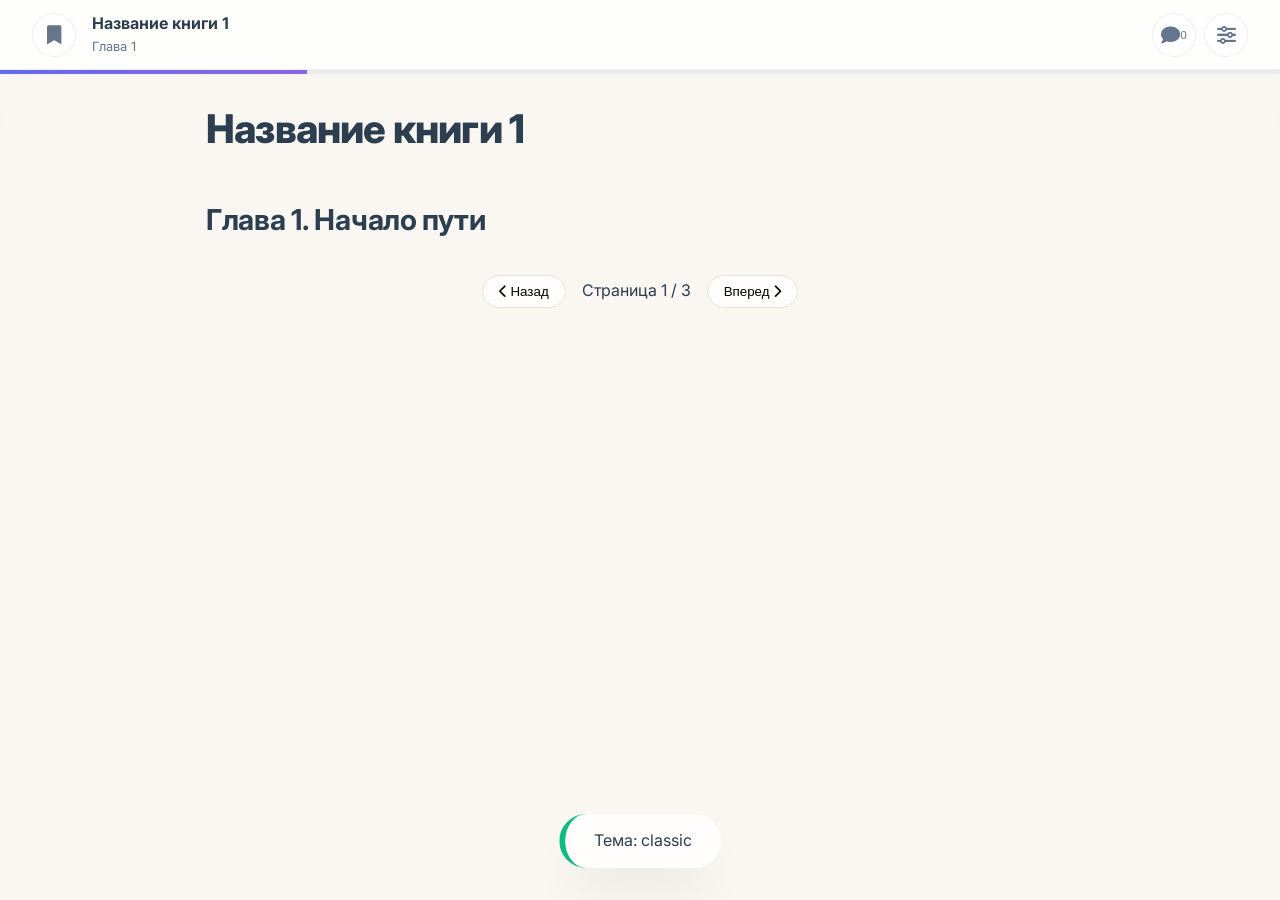
<file: diplom/diplomuu1u-main/diplomuuu-main/diplom/чит/index.html>
<!DOCTYPE html>
<html lang="ru">
<head>
    <meta charset="UTF-8">
    <meta name="viewport" content="width=device-width, initial-scale=1.0, maximum-scale=5.0, user-scalable=yes, viewport-fit=cover">
    <title>Spectra — Чтение</title>
    <link href="https://fonts.googleapis.com/css2?family=Inter:wght@300;400;500;600;700;800&family=Merriweather:wght@300;400;700;900&display=swap" rel="stylesheet">
    <link rel="stylesheet" href="https://cdnjs.cloudflare.com/ajax/libs/font-awesome/6.0.0/css/all.min.css">
    <style>
        /* ========== ОРИГИНАЛЬНЫЕ СТИЛИ ========== */
        :root {
            --primary-h: 238;
            --primary-s: 83%;
            --primary-l: 67%;
            --primary: hsl(var(--primary-h), var(--primary-s), var(--primary-l));
            --primary-light: hsl(var(--primary-h), 85%, 75%);
            --primary-dark: hsl(var(--primary-h), 70%, 55%);
            --primary-soft: hsla(var(--primary-h), var(--primary-s), var(--primary-l), 0.08);
            --primary-glow: 0 0 30px hsla(var(--primary-h), var(--primary-s), var(--primary-l), 0.3);
            --bg-h: 240;
            --bg-s: 20%;
            --bg-l: 99%;
            --bg: hsl(var(--bg-h), var(--bg-s), var(--bg-l));
            --bg-gradient: radial-gradient(circle at 0% 0%, hsl(240, 50%, 98%), hsl(240, 20%, 99%));
            --surface-h: 0;
            --surface-s: 0%;
            --surface-l: 100%;
            --surface: hsla(var(--surface-h), var(--surface-s), var(--surface-l), 0.8);
            --surface-solid: hsl(var(--surface-h), var(--surface-s), var(--surface-l));
            --surface-hover: hsl(220, 50%, 97%);
            --text-primary-h: 222;
            --text-primary-s: 47%;
            --text-primary-l: 11%;
            --text-primary: hsl(var(--text-primary-h), var(--text-primary-s), var(--text-primary-l));
            --text-secondary: hsl(215, 25%, 27%);
            --text-tertiary: hsl(215, 16%, 47%);
            --text-muted: hsl(215, 20%, 65%);
            --border-h: 210;
            --border-s: 20%;
            --border-l: 90%;
            --border: hsl(var(--border-h), var(--border-s), var(--border-l));
            --border-light: hsla(var(--border-h), var(--border-s), var(--border-l), 0.6);
            --border-active: var(--primary);
            --shadow-xs: 0 2px 8px hsla(0, 0%, 0%, 0.02);
            --shadow-sm: 0 4px 16px hsla(0, 0%, 0%, 0.02);
            --shadow-md: 0 8px 24px hsla(0, 0%, 0%, 0.03);
            --shadow-lg: 0 20px 32px -8px hsla(0, 0%, 0%, 0.04);
            --shadow-xl: 0 30px 48px -12px hsla(0, 0%, 0%, 0.08);
            --shadow-glow: 0 0 0 2px hsla(var(--primary-h), var(--primary-s), var(--primary-l), 0.1), 0 8px 20px hsla(var(--primary-h), var(--primary-s), var(--primary-l), 0.15);
            --shadow-2xl: 0 40px 64px -16px hsla(0, 0%, 0%, 0.12);
            --gradient-primary: linear-gradient(145deg, hsl(238, 83%, 67%), hsl(258, 70%, 65%));
            --gradient-sunset: linear-gradient(135deg, hsl(238, 83%, 67%), hsl(280, 70%, 65%), hsl(320, 80%, 65%));
            --reading-font: 'Inter', sans-serif;
            --reading-font-size: 18px;
            --reading-line-height: 1.6;
            --reading-paragraph-spacing: 1.2rem;
            --reading-margin-width: 15%;
            --reading-text-align: justify;
            --reading-hyphens: auto;
            --reading-brightness: 100%;
            --reading-theme: 'classic';
            --radius-xs: clamp(4px, 1vw, 8px);
            --radius-sm: clamp(8px, 1.5vw, 12px);
            --radius-md: clamp(12px, 2vw, 16px);
            --radius-lg: clamp(16px, 3vw, 24px);
            --radius-xl: clamp(20px, 4vw, 32px);
            --radius-xxl: clamp(24px, 6vw, 40px);
            --radius-full: 9999px;
            --blur: blur(20px);
            --blur-strong: blur(40px);
            --transition-base: all 0.3s cubic-bezier(0.4, 0, 0.2, 1);
            --transition-bounce: all 0.5s cubic-bezier(0.34, 1.56, 0.64, 1);
            --font-sans: 'Inter', -apple-system, BlinkMacSystemFont, 'Segoe UI', Roboto, sans-serif;
            --font-serif: 'Merriweather', Georgia, 'Times New Roman', serif;
            --font-arial: 'Arial', 'Helvetica', sans-serif;
            --header-height: 70px;
            --progress-height: 4px;
            --safe-area-top: env(safe-area-inset-top);
            --safe-area-bottom: env(safe-area-inset-bottom);
            --success: #10b981;
            --danger: #ef4444;
            --warning: #f59e0b;
        }

        body[data-theme="dark"] {
            --bg-h: 225;
            --bg-s: 25%;
            --bg-l: 9%;
            --bg: hsl(var(--bg-h), var(--bg-s), var(--bg-l));
            --bg-gradient: radial-gradient(circle at 30% 30%, hsl(225, 20%, 12%), hsl(225, 25%, 7%));
            --surface-h: 220;
            --surface-s: 20%;
            --surface-l: 14%;
            --surface: hsla(var(--surface-h), var(--surface-s), var(--surface-l), 0.85);
            --surface-solid: hsl(var(--surface-h), var(--surface-s), var(--surface-l));
            --surface-hover: hsl(220, 18%, 20%);
            --text-primary-h: 210;
            --text-primary-s: 40%;
            --text-primary-l: 96%;
            --text-primary: hsl(var(--text-primary-h), var(--text-primary-s), var(--text-primary-l));
            --text-secondary: hsl(210, 30%, 90%);
            --text-tertiary: hsl(210, 20%, 80%);
            --border-h: 215;
            --border-s: 20%;
            --border-l: 25%;
            --border: hsl(var(--border-h), var(--border-s), var(--border-l));
            --border-light: hsla(var(--border-h), var(--border-s), var(--border-l), 0.6);
            --primary: hsl(230, 80%, 74%);
        }

        body[data-reading-theme="classic"] {
            --bg: #faf7f2;
            --bg-gradient: none;
            --text-primary: #2c3e50;
            --surface-solid: #fffefc;
            --border: #e6e0d4;
        }

        body[data-reading-theme="sepia"] {
            --bg: #fbf7e9;
            --bg-gradient: none;
            --text-primary: #5b4636;
            --surface-solid: #fffbf0;
            --border: #dcd0c0;
        }

        body[data-reading-theme="night"] {
            --bg: #1a1e24;
            --bg-gradient: none;
            --text-primary: #b3c5d7;
            --surface-solid: #232a33;
            --border: #3a4450;
        }

        body[data-reading-theme="forest"] {
            --bg: #e8f0e0;
            --bg-gradient: none;
            --text-primary: #2c4a3b;
            --surface-solid: #f5f9f0;
            --border: #b8d0b0;
        }

        body[data-reading-theme="radiation"] {
            --bg: #0a0f0f;
            --bg-gradient: radial-gradient(circle at 30% 50%, #1a3a2a, #0c1414);
            --text-primary: #a8ffc0;
            --surface-solid: #1a2a25;
            --surface: rgba(26, 42, 37, 0.9);
            --border: #3a6a55;
            --primary: #4aff8c;
            --primary-glow: 0 0 30px rgba(74, 255, 140, 0.2);
        }

        body[data-reading-theme="radiation"] .book-content {
            text-shadow: 0 0 5px rgba(74, 255, 140, 0.1);
        }

        body[data-font="inter"] { --reading-font: var(--font-sans); }
        body[data-font="merriweather"] { --reading-font: var(--font-serif); }
        body[data-font="arial"] { --reading-font: var(--font-arial); }

        body[data-font-size="small"] { --reading-font-size: 16px; }
        body[data-font-size="medium"] { --reading-font-size: 18px; }
        body[data-font-size="large"] { --reading-font-size: 20px; }
        body[data-font-size="xlarge"] { --reading-font-size: 22px; }

        body[data-line-height="small"] { --reading-line-height: 1.4; }
        body[data-line-height="normal"] { --reading-line-height: 1.6; }
        body[data-line-height="large"] { --reading-line-height: 1.8; }
        body[data-line-height="xlarge"] { --reading-line-height: 2; }

        body[data-paragraph-spacing="small"] { --reading-paragraph-spacing: 0.8rem; }
        body[data-paragraph-spacing="normal"] { --reading-paragraph-spacing: 1.2rem; }
        body[data-paragraph-spacing="large"] { --reading-paragraph-spacing: 1.8rem; }

        body[data-margins="narrow"] { --reading-margin-width: 8%; }
        body[data-margins="normal"] { --reading-margin-width: 15%; }
        body[data-margins="wide"] { --reading-margin-width: 20%; }

        body[data-align="left"] { --reading-text-align: left; }
        body[data-align="justify"] { --reading-text-align: justify; }
        body[data-align="right"] { --reading-text-align: right; }

        body[data-hyphens="auto"] { --reading-hyphens: auto; }
        body[data-hyphens="none"] { --reading-hyphens: none; }

        body[data-brightness="normal"] { --reading-brightness: 100%; }
        body[data-brightness="low"] { --reading-brightness: 70%; }
        body[data-brightness="high"] { --reading-brightness: 130%; }

        * {
            margin: 0;
            padding: 0;
            box-sizing: border-box;
        }
        html, body {
            height: 100%;
            overflow-x: hidden;
        }

        body {
            font-family: var(--font-sans);
            background: var(--bg);
            background-image: var(--bg-gradient);
            color: var(--text-primary);
            line-height: 1.6;
            transition: background-color 0.3s ease, color 0.2s ease, filter 0.3s ease;
            display: flex;
            flex-direction: column;
            filter: brightness(var(--reading-brightness));
        }

        .reader-header {
            position: sticky;
            top: 0;
            z-index: 100;
            background: var(--surface);
            backdrop-filter: var(--blur-strong);
            -webkit-backdrop-filter: var(--blur-strong);
            border-bottom: 1px solid var(--border-light);
            padding: 0.8rem clamp(1rem, 4vw, 2rem);
            display: flex;
            align-items: center;
            justify-content: space-between;
            gap: 1rem;
            height: var(--header-height);
            box-shadow: var(--shadow-sm);
            padding-top: max(0.8rem, var(--safe-area-top));
        }

        .book-info {
            display: flex;
            flex-direction: column;
            flex: 1;
            min-width: 0;
        }

        .book-title-header {
            font-weight: 700;
            font-size: 1rem;
            color: var(--text-primary);
            white-space: nowrap;
            overflow: hidden;
            text-overflow: ellipsis;
        }

        .book-chapter {
            font-size: 0.8rem;
            color: var(--text-tertiary);
        }

        .header-actions {
            display: flex;
            align-items: center;
            gap: 0.5rem;
        }

        .btn-icon {
            width: 44px;
            height: 44px;
            border-radius: var(--radius-full);
            background: var(--surface);
            backdrop-filter: var(--blur);
            border: 1px solid var(--border-light);
            color: var(--text-tertiary);
            cursor: pointer;
            display: flex;
            align-items: center;
            justify-content: center;
            transition: var(--transition-bounce);
            font-size: 1.2rem;
        }

        .btn-icon:hover {
            background: var(--gradient-primary);
            color: white;
            border-color: transparent;
            transform: translateY(-2px) scale(1.05);
            box-shadow: var(--primary-glow);
        }

        .btn-icon.active {
            background: var(--gradient-primary);
            color: white;
            border-color: transparent;
        }

        .reading-progress {
            position: sticky;
            top: var(--header-height);
            z-index: 99;
            width: 100%;
            height: var(--progress-height);
            background: var(--border-light);
            cursor: pointer;
        }

        .progress-bar {
            height: 100%;
            width: 0%;
            background: var(--gradient-primary);
            transition: width 0.1s ease;
            position: relative;
        }

        .progress-tooltip {
            position: absolute;
            top: -30px;
            right: -20px;
            background: var(--surface-solid);
            color: var(--text-primary);
            padding: 0.3rem 0.8rem;
            border-radius: var(--radius-full);
            font-size: 0.7rem;
            border: 1px solid var(--border);
            box-shadow: var(--shadow-md);
            white-space: nowrap;
            opacity: 0;
            transition: opacity 0.2s;
        }

        .reading-progress:hover .progress-tooltip {
            opacity: 1;
        }

        .reader-container {
            flex: 1;
            display: flex;
            position: relative;
        }

        .reader-margin {
            flex: 0 0 var(--reading-margin-width);
            transition: flex-basis 0.3s ease;
            position: relative;
        }

        .reader-content {
            flex: 1;
            max-width: 900px;
            margin: 0 auto;
            padding: 2rem 1rem;
        }

        .book-content {
            font-family: var(--reading-font);
            font-size: var(--reading-font-size);
            line-height: var(--reading-line-height);
            color: var(--text-primary);
            hyphens: var(--reading-hyphens);
            text-align: var(--reading-text-align);
            word-wrap: break-word;
            transition: all 0.2s ease;
        }

        .book-content h1 {
            font-size: 2.2em;
            font-weight: 800;
            margin-bottom: 1rem;
            letter-spacing: -0.02em;
            line-height: 1.2;
            text-align: left;
        }

        .book-content h2 {
            font-size: 1.6em;
            font-weight: 700;
            margin: 1.5em 0 0.8em;
            letter-spacing: -0.01em;
        }

        .book-content p {
            margin-bottom: var(--reading-paragraph-spacing);
            text-align: var(--reading-text-align);
        }

        .book-content p:last-child {
            margin-bottom: 0;
        }

        .settings-panel {
            position: fixed;
            top: var(--header-height);
            right: -400px;
            width: min(380px, 90%);
            height: calc(100vh - var(--header-height));
            background: var(--surface);
            backdrop-filter: var(--blur-strong);
            border-left: 1px solid var(--border-light);
            box-shadow: var(--shadow-xl);
            transition: right 0.4s cubic-bezier(0.34, 1.56, 0.64, 1);
            z-index: 150;
            display: flex;
            flex-direction: column;
            overflow: hidden;
            padding-top: env(safe-area-inset-top);
        }

        .settings-panel.open {
            right: 0;
        }

        .settings-header {
            padding: 1.5rem;
            border-bottom: 1px solid var(--border-light);
            display: flex;
            justify-content: space-between;
            align-items: center;
        }

        .settings-header h2 {
            font-size: 1.4rem;
            font-weight: 700;
            background: var(--gradient-sunset);
            -webkit-background-clip: text;
            -webkit-text-fill-color: transparent;
            background-clip: text;
            margin: 0;
        }

        .settings-content {
            flex: 1;
            overflow-y: auto;
            padding: 1.5rem;
            display: flex;
            flex-direction: column;
            gap: 1.8rem;
        }

        .settings-section {
            background: var(--surface-hover);
            border-radius: var(--radius-lg);
            padding: 1.2rem;
            border: 1px solid var(--border-light);
        }

        .settings-section-title {
            display: flex;
            align-items: center;
            gap: 0.6rem;
            font-weight: 700;
            color: var(--text-primary);
            margin-bottom: 1.2rem;
            font-size: 1rem;
        }

        .settings-section-title i {
            color: var(--primary);
            font-size: 1rem;
        }

        .settings-row {
            display: flex;
            justify-content: space-between;
            align-items: center;
            margin-bottom: 1rem;
            flex-wrap: wrap;
            gap: 0.5rem;
        }

        .settings-label {
            color: var(--text-secondary);
            font-size: 0.9rem;
            display: flex;
            align-items: center;
            gap: 0.5rem;
        }

        .settings-options {
            display: flex;
            gap: 0.5rem;
            flex-wrap: wrap;
        }

        .settings-option {
            padding: 0.4rem 1rem;
            border-radius: var(--radius-full);
            background: var(--surface-solid);
            border: 1px solid var(--border);
            color: var(--text-tertiary);
            font-size: 0.8rem;
            font-weight: 500;
            cursor: pointer;
            transition: var(--transition-base);
        }

        .settings-option:hover {
            border-color: var(--primary);
            color: var(--primary);
            transform: translateY(-2px);
        }

        .settings-option.active {
            background: var(--gradient-primary);
            color: white;
            border-color: transparent;
            box-shadow: var(--primary-glow);
        }

        .theme-grid {
            display: grid;
            grid-template-columns: repeat(auto-fit, minmax(70px, 1fr));
            gap: 0.8rem;
            margin-top: 0.5rem;
        }

        .theme-card {
            aspect-ratio: 1/0.8;
            border-radius: var(--radius-md);
            border: 2px solid var(--border);
            cursor: pointer;
            transition: var(--transition-bounce);
            display: flex;
            flex-direction: column;
            align-items: center;
            justify-content: center;
            gap: 0.4rem;
            padding: 0.5rem;
        }

        .theme-card:hover {
            transform: translateY(-4px);
            box-shadow: var(--shadow-md);
        }

        .theme-card.active {
            border-color: var(--primary);
            box-shadow: var(--primary-glow);
        }

        .range-slider {
            width: 100%;
            height: 6px;
            border-radius: 6px;
            background: var(--border);
            -webkit-appearance: none;
            appearance: none;
            margin: 0.8rem 0;
        }

        .range-slider::-webkit-slider-thumb {
            -webkit-appearance: none;
            appearance: none;
            width: 20px;
            height: 20px;
            border-radius: 50%;
            background: white;
            border: 2px solid var(--primary);
            box-shadow: 0 2px 8px rgba(99,102,241,0.3);
            cursor: pointer;
            transition: transform 0.2s;
        }

        .range-slider::-webkit-slider-thumb:hover {
            transform: scale(1.15);
        }

        .range-value {
            font-size: 0.8rem;
            color: var(--primary);
            font-weight: 700;
            margin-left: 0.5rem;
        }

        /* Панель закладок (слева) */
        .bookmark-panel {
            position: fixed;
            top: var(--header-height);
            left: -400px;
            width: min(380px, 90%);
            height: calc(100vh - var(--header-height));
            background: var(--surface);
            backdrop-filter: var(--blur-strong);
            border-right: 1px solid var(--border-light);
            box-shadow: var(--shadow-xl);
            transition: left 0.4s cubic-bezier(0.34, 1.56, 0.64, 1);
            z-index: 150;
            display: flex;
            flex-direction: column;
            overflow: hidden;
        }

        .bookmark-panel.open {
            left: 0;
        }

        .bookmark-header {
            padding: 1.5rem;
            border-bottom: 1px solid var(--border-light);
            display: flex;
            justify-content: space-between;
            align-items: center;
        }

        .bookmark-list {
            flex: 1;
            overflow-y: auto;
            padding: 1.2rem;
            display: flex;
            flex-direction: column;
            gap: 0.8rem;
        }

        .bookmark-item {
            background: var(--surface-hover);
            border-radius: var(--radius-lg);
            padding: 1rem;
            border-left: 6px solid var(--primary);
            cursor: pointer;
            transition: var(--transition-base);
            position: relative;
        }

        .bookmark-item:hover {
            transform: translateX(4px);
            box-shadow: var(--shadow-md);
        }

        .bookmark-title {
            font-weight: 700;
            color: var(--text-primary);
            margin-bottom: 0.3rem;
        }

        .bookmark-meta {
            font-size: 0.75rem;
            color: var(--text-tertiary);
            display: flex;
            gap: 0.8rem;
        }

        .bookmark-actions {
            position: absolute;
            right: 12px;
            top: 12px;
            display: flex;
            gap: 8px;
        }

        .bookmark-actions button {
            background: none;
            border: none;
            color: var(--text-tertiary);
            cursor: pointer;
            font-size: 0.9rem;
        }

        .bookmark-actions button:hover {
            color: var(--primary);
        }

        /* Панель комментариев (слева) */
        .comments-panel {
            position: fixed;
            top: var(--header-height);
            left: -400px;
            width: min(380px, 90%);
            height: calc(100vh - var(--header-height));
            background: var(--surface);
            backdrop-filter: var(--blur-strong);
            border-right: 1px solid var(--border-light);
            box-shadow: var(--shadow-xl);
            transition: left 0.4s cubic-bezier(0.34, 1.56, 0.64, 1);
            z-index: 150;
            display: flex;
            flex-direction: column;
            overflow: hidden;
        }

        .comments-panel.open {
            left: 0;
        }

        .comments-header {
            padding: 1.5rem;
            border-bottom: 1px solid var(--border-light);
            display: flex;
            justify-content: space-between;
            align-items: center;
        }

        .comment-input-group {
            padding: 1rem 1.5rem;
            display: flex;
            flex-direction: column;
            gap: 0.8rem;
            border-bottom: 1px solid var(--border-light);
        }

        .comment-input {
            width: 100%;
            padding: 0.9rem 1.2rem;
            border-radius: var(--radius-lg);
            border: 2px solid var(--border-light);
            background: var(--surface-solid);
            color: var(--text-primary);
            font-size: 0.95rem;
            resize: vertical;
        }

        .comment-input:focus {
            border-color: var(--primary);
            outline: none;
        }

        .comment-meta-info {
            display: flex;
            justify-content: space-between;
            align-items: center;
        }

        .btn-send {
            width: 44px;
            height: 44px;
            border-radius: 50%;
            background: var(--gradient-primary);
            color: white;
            border: none;
            cursor: pointer;
            display: flex;
            align-items: center;
            justify-content: center;
        }

        .comments-list {
            flex: 1;
            overflow-y: auto;
            padding: 1.2rem;
            display: flex;
            flex-direction: column;
            gap: 1rem;
        }

        .comment-item {
            background: var(--surface-hover);
            border-radius: var(--radius-lg);
            padding: 1rem;
            border-left: 4px solid var(--primary);
            position: relative;
        }

        .comment-author {
            display: flex;
            align-items: center;
            gap: 0.6rem;
            margin-bottom: 0.5rem;
        }

        .comment-avatar {
            width: 24px;
            height: 24px;
            border-radius: 50%;
            background: var(--gradient-primary);
            display: flex;
            align-items: center;
            justify-content: center;
            color: white;
            font-size: 0.7rem;
        }

        .comment-text {
            color: var(--text-secondary);
            font-size: 0.9rem;
            margin-bottom: 0.3rem;
            word-break: break-word;
        }

        .comment-time {
            font-size: 0.65rem;
            color: var(--text-tertiary);
        }

        .comment-report {
            position: absolute;
            bottom: 8px;
            right: 12px;
            background: none;
            border: none;
            color: var(--text-muted);
            cursor: pointer;
            font-size: 0.8rem;
        }

        .btn-register {
            display: inline-flex;
            align-items: center;
            gap: 0.5rem;
            padding: 0.8rem 1.5rem;
            border-radius: var(--radius-full);
            font-weight: 600;
            font-size: 0.95rem;
            background: var(--surface-solid);
            color: var(--text-primary);
            border: 1px solid var(--border);
            cursor: pointer;
        }

        .modal {
            display: none;
            position: fixed;
            top: 0;
            left: 0;
            width: 100%;
            height: 100%;
            background: rgba(0, 0, 0, 0.7);
            backdrop-filter: blur(12px);
            z-index: 1000;
            align-items: center;
            justify-content: center;
        }

        .modal-content {
            background: var(--surface-solid);
            border-radius: var(--radius-xl);
            padding: 2rem;
            max-width: 450px;
            width: 100%;
        }

        .color-input-row {
            display: flex;
            align-items: center;
            gap: 10px;
            margin: 10px 0;
        }
        .color-input-row label { width: 100px; }
        .color-input-row input { flex:1; height: 40px; border: 1px solid var(--border); border-radius: 8px; padding: 0 8px; }

        .notification {
            position: fixed;
            bottom: 2rem;
            left: 50%;
            transform: translateX(-50%);
            background: var(--surface-solid);
            border-radius: var(--radius-full);
            padding: 0.9rem 1.8rem;
            box-shadow: var(--shadow-xl);
            border-left: 6px solid var(--success);
            display: none;
            z-index: 1000;
        }

        .pagination-controls {
            display: flex;
            justify-content: center;
            align-items: center;
            gap: 1rem;
            margin-top: 2rem;
        }
        .page-btn {
            background: var(--surface-solid);
            border: 1px solid var(--border);
            border-radius: var(--radius-full);
            padding: 0.5rem 1rem;
            cursor: pointer;
        }
        @media (max-width: 768px) {
            .settings-panel, .bookmark-panel, .comments-panel { width: 85%; }
        }
    </style>
</head>
<body data-theme="light" data-reading-theme="classic" data-font="inter" data-font-size="medium" data-line-height="normal" data-paragraph-spacing="normal" data-margins="normal" data-align="justify" data-hyphens="auto" data-brightness="normal">

<header class="reader-header">
    <button class="btn-icon" onclick="toggleBookmarkPanel()"><i class="fas fa-bookmark"></i></button>
    <div class="book-info">
        <span class="book-title-header">Название книги 1</span>
        <span class="book-chapter">Глава 1</span>
    </div>
    <div class="header-actions">
        <button class="btn-icon" onclick="openComments()"><i class="fas fa-comment"></i><span style="font-size:0.7rem;" id="commentCount">0</span></button>
        <button class="btn-icon" onclick="toggleSettings()"><i class="fas fa-sliders-h"></i></button>
    </div>
</header>

<div class="reading-progress" id="progressContainer" onclick="jumpToPosition(event)">
    <div class="progress-bar" id="progressBar" style="width: 24%;"></div>
</div>

<div class="reader-container">
    <div class="reader-content">
        <div class="book-content" id="bookContent">
            <h1>Название книги 1</h1>
            <h2>Глава 1. Начало пути</h2>
            <p>Ветер тихо шелестел листвой старых кленов, растущих вдоль университетской аллеи. Алексей стоял у окна библиотеки и смотрел, как первые осенние листья медленно кружатся в воздухе. В руках он держал потрепанный том стихов Серебряного века — книга, доставшаяся ему от деда.</p>
            <p>— Вы тоже любите Мандельштама? — раздался тихий голос за спиной.</p>
            <p>— Это мой дедушкин экземпляр, — ответил он, открывая титульный лист. — С его пометками.</p>
            <p>Их разговор продолжился до самого вечера. Библиотекарь уже дважды намекала, что пора закрывать, но они не замечали времени. Так началась история, которую Алексей будет вспоминать много лет спустя.</p>
        </div>
        <div class="pagination-controls">
            <button class="page-btn" id="prevPageBtn"><i class="fas fa-chevron-left"></i> Назад</button>
            <span class="page-indicator" id="pageIndicator">Страница 1 / 1</span>
            <button class="page-btn" id="nextPageBtn">Вперед <i class="fas fa-chevron-right"></i></button>
        </div>
    </div>
</div>

<!-- Панель настроек (оригинальные + кнопка "Своя тема") -->
<div id="settingsPanel" class="settings-panel">
    <div class="settings-header">
        <h2>Настройки</h2>
        <button class="btn-icon" onclick="toggleSettings()"><i class="fas fa-times"></i></button>
    </div>
    <div class="settings-content">
        <div class="settings-section">
            <div class="settings-section-title"><i class="fas fa-text-height"></i> Вид текста</div>
            <div class="settings-row">
                <span class="settings-label">Размер шрифта (произвольный)</span>
                <input type="range" class="range-slider" id="fontSlider" min="12" max="42" value="18" oninput="changeFontSize(this.value)">
                <span class="range-value" id="fontSizeVal">18px</span>
            </div>
            <div class="settings-row">
                <span class="settings-label">Высота строки</span>
                <div class="settings-options">
                    <button class="settings-option" onclick="setLineHeight('small')">1.4</button>
                    <button class="settings-option active" onclick="setLineHeight('normal')">1.6</button>
                    <button class="settings-option" onclick="setLineHeight('large')">1.8</button>
                    <button class="settings-option" onclick="setLineHeight('xlarge')">2.0</button>
                </div>
            </div>
            <div class="settings-row">
                <span class="settings-label">Отступ абзаца</span>
                <div class="settings-options">
                    <button class="settings-option" onclick="setParagraphSpacing('small')">Узкий</button>
                    <button class="settings-option active" onclick="setParagraphSpacing('normal')">Нормальный</button>
                    <button class="settings-option" onclick="setParagraphSpacing('large')">Широкий</button>
                </div>
            </div>
            <div class="settings-row">
                <span class="settings-label">Выравнивание</span>
                <div class="settings-options">
                    <button class="settings-option" onclick="setTextAlign('left')">Левое</button>
                    <button class="settings-option active" onclick="setTextAlign('justify')">По ширине</button>
                    <button class="settings-option" onclick="setTextAlign('right')">Правое</button>
                </div>
            </div>
            <div class="settings-row">
                <span class="settings-label">Переносы слов</span>
                <div class="settings-options">
                    <button class="settings-option active" onclick="setHyphens('auto')">Вкл</button>
                    <button class="settings-option" onclick="setHyphens('none')">Выкл</button>
                </div>
            </div>
            <div class="settings-row">
                <span class="settings-label">Яркость</span>
                <div class="settings-options">
                    <button class="settings-option" onclick="setBrightness('low')">Низкая</button>
                    <button class="settings-option active" onclick="setBrightness('normal')">Нормальная</button>
                    <button class="settings-option" onclick="setBrightness('high')">Высокая</button>
                </div>
            </div>
        </div>
        <div class="settings-section">
            <div class="settings-section-title"><i class="fas fa-font"></i> Шрифт</div>
            <div class="settings-options">
                <button class="settings-option active" onclick="setFont('inter')">Inter</button>
                <button class="settings-option" onclick="setFont('merriweather')">Merriweather</button>
                <button class="settings-option" onclick="setFont('arial')">Arial</button>
            </div>
        </div>
        <div class="settings-section">
            <div class="settings-section-title"><i class="fas fa-palette"></i> Тема чтения</div>
            <div class="theme-grid">
                <div class="theme-card active" onclick="setReadingTheme('classic')"><div class="theme-preview" style="background:#faf7f2; border:1px solid #e6e0d4;"></div><span class="theme-name">Классика</span></div>
                <div class="theme-card" onclick="setReadingTheme('sepia')"><div class="theme-preview" style="background:#fbf7e9;"></div><span class="theme-name">Сепия</span></div>
                <div class="theme-card" onclick="setReadingTheme('night')"><div class="theme-preview" style="background:#1a1e24;"></div><span class="theme-name">Ночь</span></div>
                <div class="theme-card" onclick="setReadingTheme('forest')"><div class="theme-preview" style="background:#e8f0e0;"></div><span class="theme-name">Лес</span></div>
                <div class="theme-card" onclick="setReadingTheme('radiation')"><div class="theme-preview" style="background:#0a0f0f;"></div><span class="theme-name">Радиация</span></div>
            </div>
        </div>
        <!-- Кнопка для создания своей темы (оригинальная реализация) -->
        <div class="settings-section">
            <button class="btn-register" onclick="openCustomThemeModal()" style="width:100%"><i class="fas fa-paintbrush"></i> Своя тема</button>
        </div>
        <div class="settings-section">
            <button class="btn-register" onclick="resetReadingSettings()" style="width:100%">Сбросить настройки</button>
        </div>
    </div>
</div>

<!-- Модальное окно кастомной темы (оригинальное) -->
<div id="customThemeModal" class="modal">
    <div class="modal-content">
        <h2>Создать свою тему</h2>
        <div class="color-input-row"><label>Название темы:</label><input type="text" id="themeNameInput" placeholder="Моя тема"></div>
        <div class="color-input-row"><label>Цвет фона:</label><input type="color" id="themeBgColor" value="#faf7f2"></div>
        <div class="color-input-row"><label>Цвет текста:</label><input type="color" id="themeTextColor" value="#2c3e50"></div>
        <div class="color-input-row"><label>Акцентный цвет:</label><input type="color" id="themeAccentColor" value="#8b5cf6"></div>
        <div class="color-input-row"><label>Градиент:</label>
            <select id="themeGradient" style="flex:1; padding:8px; border-radius:8px;">
                <option value="none">Нет</option>
                <option value="radial">Радиальный</option>
                <option value="linear">Линейный</option>
            </select>
        </div>
        <div style="display: flex; gap: 20px; margin: 15px 0;">
            <label><input type="checkbox" id="themeWidth"> Использовать ширину</label>
            <label><input type="checkbox" id="themeHeight"> Использовать высоту</label>
        </div>
        <div style="display: flex; gap: 10px; margin-top: 10px;">
            <button class="btn-register" onclick="closeCustomThemeModal()">Отмена</button>
            <button class="btn-register" onclick="applyCustomTheme()">Применить</button>
        </div>
    </div>
</div>

<!-- Панель закладок -->
<div id="bookmarkPanel" class="bookmark-panel">
    <div class="bookmark-header">
        <h3>Закладки</h3>
        <button class="btn-register" onclick="openBookmarkModal()"><i class="fas fa-plus"></i> Создать</button>
    </div>
    <div class="bookmark-list" id="bookmarkList"></div>
</div>

<!-- Панель комментариев (слева) -->
<div id="commentsPanel" class="comments-panel">
    <div class="comments-header">
        <h3>Комментарии <span id="commentsHeaderCount">(0)</span></h3>
        <button class="btn-icon" onclick="closeComments()"><i class="fas fa-times"></i></button>
    </div>
    <div class="comment-input-group">
        <textarea id="commentInput" class="comment-input" placeholder="Напишите комментарий..." maxlength="300"></textarea>
        <div class="comment-meta-info">
            <span id="charCounter">0 / 300</span>
            <button class="btn-send" id="sendCommentBtn"><i class="fas fa-paper-plane"></i></button>
        </div>
    </div>
    <div class="comments-list" id="commentsList"></div>
</div>

<!-- Модалка закладки -->
<div id="bookmarkModal" class="modal">
    <div class="modal-content">
        <h2 id="bmModalTitle">Создать закладку</h2>
        <input type="text" id="bookmarkNameInput" class="comment-input" placeholder="Название" style="margin:10px 0">
        <input type="number" id="bookmarkPageInput" class="comment-input" placeholder="Страница">
        <div style="display: flex; gap: 10px; margin-top: 20px;">
            <button class="btn-register" onclick="closeBookmarkModal()">Отмена</button>
            <button class="btn-register" id="saveBookmarkBtn">Сохранить</button>
        </div>
    </div>
</div>

<div id="notification" class="notification">
    <span id="notificationMessage">Готово</span>
</div>

<script>
    // ========== ОРИГИНАЛЬНЫЕ ПЕРЕМЕННЫЕ ==========
    let settingsOpen = false, bookmarkPanelOpen = false, commentsOpen = false;
    let bookmarksArray = [], commentsArray = [];
    let currentEditBookmarkId = null;
    let currentPage = 1, totalPages = 1, pageContent = [];

    // ========== НАСТРОЙКИ ЧТЕНИЯ (оригинальные) ==========
    function setFont(font) { document.body.setAttribute('data-font', font); saveSetting('reading_font', font); showNotification(`Шрифт: ${font}`); }
    function setFontSizePreset(size) { document.body.setAttribute('data-font-size', size); saveSetting('reading_font_size', size); showNotification(`Размер: ${size}`); }
    function setLineHeight(h) { document.body.setAttribute('data-line-height', h); saveSetting('reading_line_height', h); }
    function setParagraphSpacing(s) { document.body.setAttribute('data-paragraph-spacing', s); saveSetting('paragraph_spacing', s); }
    function setMargins(m) { document.body.setAttribute('data-margins', m); saveSetting('reading_margins', m); showNotification(`Поля: ${m}`); }
    function setTextAlign(a) { document.body.setAttribute('data-align', a); saveSetting('text_align', a); }
    function setHyphens(h) { document.body.setAttribute('data-hyphens', h); saveSetting('hyphens', h); }
    function setBrightness(m) { let v=m==='low'?70:(m==='high'?130:100); document.body.setAttribute('data-brightness', m); document.body.style.filter=`brightness(${v}%)`; saveSetting('brightness_mode', m); }
    function setReadingTheme(t) { 
        document.body.setAttribute('data-reading-theme', t);
        if(t !== 'custom') document.body.removeAttribute('data-custom-theme');
        saveSetting('reading_theme', t); 
        showNotification(`Тема: ${t}`);
        document.querySelectorAll('.theme-card').forEach(card => card.classList.remove('active'));
        if(t === 'classic') document.querySelector('.theme-card[onclick*="classic"]')?.classList.add('active');
        if(t === 'sepia') document.querySelector('.theme-card[onclick*="sepia"]')?.classList.add('active');
        if(t === 'night') document.querySelector('.theme-card[onclick*="night"]')?.classList.add('active');
        if(t === 'forest') document.querySelector('.theme-card[onclick*="forest"]')?.classList.add('active');
        if(t === 'radiation') document.querySelector('.theme-card[onclick*="radiation"]')?.classList.add('active');
    }
    function resetReadingSettings() { 
        setFont('inter'); setFontSizePreset('medium'); setLineHeight('normal'); 
        setParagraphSpacing('normal'); setMargins('normal'); setTextAlign('justify'); 
        setHyphens('auto'); setBrightness('normal'); setReadingTheme('classic'); 
        // также сбросить кастомную тему
        const styleId = 'custom-theme-style';
        const styleEl = document.getElementById(styleId);
        if(styleEl) styleEl.remove();
        document.body.removeAttribute('data-custom-theme');
        localStorage.removeItem('spectra_custom_theme_data');
        showNotification('Настройки сброшены');
    }
    function saveSetting(k,v) { localStorage.setItem('spectra_'+k, v); }
    function loadSetting(k,d) { return localStorage.getItem('spectra_'+k) || d; }
    function loadReadingSettings() { 
        setFont(loadSetting('reading_font','inter')); 
        setFontSizePreset(loadSetting('reading_font_size','medium')); 
        setLineHeight(loadSetting('reading_line_height','normal')); 
        setParagraphSpacing(loadSetting('paragraph_spacing','normal')); 
        setMargins(loadSetting('reading_margins','normal')); 
        setTextAlign(loadSetting('text_align','justify')); 
        setHyphens(loadSetting('hyphens','auto')); 
        setBrightness(loadSetting('brightness_mode','normal')); 
        setReadingTheme(loadSetting('reading_theme','classic'));
        loadCustomThemeFromStorage();
    }
    function showNotification(msg) { let n=document.getElementById('notification'); document.getElementById('notificationMessage').innerText=msg; n.style.display='flex'; setTimeout(()=>n.style.display='none',2500); }
    function updateProgress(p) { document.getElementById('progressBar').style.width=p+'%'; }
    function jumpToPosition(e) { let rect=document.getElementById('progressContainer').getBoundingClientRect(); let p=Math.round(((e.clientX-rect.left)/rect.width)*100); updateProgress(Math.min(100,Math.max(0,p))); showNotification(`Переход на ${p}%`); }

    // Произвольный размер шрифта
    function changeFontSize(val) { let px=val+'px'; document.body.style.setProperty('--reading-font-size', px); document.getElementById('fontSizeVal').innerText=px; localStorage.setItem('spectra_custom_font_size', val); document.body.removeAttribute('data-font-size'); showNotification(`Размер: ${px}`); }

    // ========== КАСТОМНАЯ ТЕМА (ОРИГИНАЛЬНАЯ РЕАЛИЗАЦИЯ) ==========
    function openCustomThemeModal() {
        document.getElementById('customThemeModal').style.display = 'flex';
    }
    function closeCustomThemeModal() {
        document.getElementById('customThemeModal').style.display = 'none';
    }
    function applyCustomTheme() {
        const themeName = document.getElementById('themeNameInput').value.trim() || 'Своя тема';
        const bgColor = document.getElementById('themeBgColor').value;
        const textColor = document.getElementById('themeTextColor').value;
        const accentColor = document.getElementById('themeAccentColor').value;
        const gradient = document.getElementById('themeGradient').value;
        const useWidth = document.getElementById('themeWidth').checked;
        const useHeight = document.getElementById('themeHeight').checked;

        const styleId = 'custom-theme-style';
        let styleEl = document.getElementById(styleId);
        if (!styleEl) {
            styleEl = document.createElement('style');
            styleEl.id = styleId;
            document.head.appendChild(styleEl);
        }

        let bgStyle = bgColor;
        if (gradient === 'radial') {
            bgStyle = `radial-gradient(circle at 30% 30%, ${bgColor}80, ${bgColor})`;
        } else if (gradient === 'linear') {
            bgStyle = `linear-gradient(135deg, ${bgColor}, ${bgColor}cc)`;
        }

        styleEl.textContent = `
            body[data-custom-theme="${themeName}"] {
                --bg: ${bgColor};
                --bg-gradient: ${bgStyle};
                --text-primary: ${textColor};
                --primary: ${accentColor};
                --surface-solid: ${bgColor}ee;
                --border: ${accentColor}80;
            }
        `;

        document.body.setAttribute('data-custom-theme', themeName);
        document.body.setAttribute('data-reading-theme', 'custom');
        
        // Сохраняем данные в localStorage
        const themeData = { themeName, bgColor, textColor, accentColor, gradient, useWidth, useHeight };
        localStorage.setItem('spectra_custom_theme_data', JSON.stringify(themeData));
        
        closeCustomThemeModal();
        showNotification(`Тема "${themeName}" применена`);
    }
    function loadCustomThemeFromStorage() {
        const saved = localStorage.getItem('spectra_custom_theme_data');
        if (saved) {
            try {
                const data = JSON.parse(saved);
                document.getElementById('themeNameInput').value = data.themeName;
                document.getElementById('themeBgColor').value = data.bgColor;
                document.getElementById('themeTextColor').value = data.textColor;
                document.getElementById('themeAccentColor').value = data.accentColor;
                document.getElementById('themeGradient').value = data.gradient;
                document.getElementById('themeWidth').checked = data.useWidth;
                document.getElementById('themeHeight').checked = data.useHeight;
                // применить тему
                const styleId = 'custom-theme-style';
                let styleEl = document.getElementById(styleId);
                if (!styleEl) {
                    styleEl = document.createElement('style');
                    styleEl.id = styleId;
                    document.head.appendChild(styleEl);
                }
                let bgStyle = data.bgColor;
                if (data.gradient === 'radial') {
                    bgStyle = `radial-gradient(circle at 30% 30%, ${data.bgColor}80, ${data.bgColor})`;
                } else if (data.gradient === 'linear') {
                    bgStyle = `linear-gradient(135deg, ${data.bgColor}, ${data.bgColor}cc)`;
                }
                styleEl.textContent = `
                    body[data-custom-theme="${data.themeName}"] {
                        --bg: ${data.bgColor};
                        --bg-gradient: ${bgStyle};
                        --text-primary: ${data.textColor};
                        --primary: ${data.accentColor};
                        --surface-solid: ${data.bgColor}ee;
                        --border: ${data.accentColor}80;
                    }
                `;
                document.body.setAttribute('data-custom-theme', data.themeName);
                document.body.setAttribute('data-reading-theme', 'custom');
            } catch(e) {}
        }
    }

    // ========== ПАНЕЛИ ==========
    function toggleSettings() { let p=document.getElementById('settingsPanel'); settingsOpen=!settingsOpen; if(settingsOpen){ p.classList.add('open'); closeBookmarkPanel(); closeComments(); } else p.classList.remove('open'); }
    function toggleBookmarkPanel() { let p=document.getElementById('bookmarkPanel'); bookmarkPanelOpen=!bookmarkPanelOpen; if(bookmarkPanelOpen){ p.classList.add('open'); closeSettings(); closeComments(); } else p.classList.remove('open'); }
    function openComments() { let p=document.getElementById('commentsPanel'); commentsOpen=true; p.classList.add('open'); closeSettings(); closeBookmarkPanel(); }
    function closeComments() { document.getElementById('commentsPanel').classList.remove('open'); commentsOpen=false; }
    function closeSettings() { document.getElementById('settingsPanel').classList.remove('open'); settingsOpen=false; }
    function closeBookmarkPanel() { document.getElementById('bookmarkPanel').classList.remove('open'); bookmarkPanelOpen=false; }

    // ========== ЗАКЛАДКИ ==========
    function loadBookmarks() { let s=localStorage.getItem('spectra_bookmarks'); if(s) bookmarksArray=JSON.parse(s); renderBookmarks(); }
    function saveBookmarks() { localStorage.setItem('spectra_bookmarks', JSON.stringify(bookmarksArray)); }
    function renderBookmarks() {
        let list=document.getElementById('bookmarkList'); list.innerHTML='';
        bookmarksArray.forEach((bm,idx)=>{
            let div=document.createElement('div'); div.className='bookmark-item';
            div.innerHTML=`<div class="bookmark-title">${escapeHtml(bm.name)}</div><div class="bookmark-meta"><span>стр. ${bm.page}</span><span>${bm.date}</span></div><div class="bookmark-actions"><button onclick="editBookmark(${idx})"><i class="fas fa-edit"></i></button><button onclick="deleteBookmark(${idx})"><i class="fas fa-trash-alt"></i></button></div>`;
            list.appendChild(div);
        });
    }
    function openBookmarkModal(editId=null) { currentEditBookmarkId=editId; document.getElementById('bookmarkModal').style.display='flex'; if(editId!==null){ let b=bookmarksArray[editId]; document.getElementById('bookmarkNameInput').value=b.name; document.getElementById('bookmarkPageInput').value=b.page; document.getElementById('bmModalTitle').innerText='Редактировать закладку'; } else { document.getElementById('bookmarkNameInput').value=''; document.getElementById('bookmarkPageInput').value=''; document.getElementById('bmModalTitle').innerText='Создать закладку'; } }
    function closeBookmarkModal() { document.getElementById('bookmarkModal').style.display='none'; currentEditBookmarkId=null; }
    function saveBookmark() { let name=document.getElementById('bookmarkNameInput').value.trim()||'Закладка'; let page=document.getElementById('bookmarkPageInput').value||'1'; if(currentEditBookmarkId!==null){ bookmarksArray[currentEditBookmarkId]={name, page, date:new Date().toLocaleDateString()}; showNotification('Закладка обновлена'); } else { bookmarksArray.push({name, page, date:new Date().toLocaleDateString()}); showNotification('Закладка создана'); } saveBookmarks(); renderBookmarks(); closeBookmarkModal(); }
    function editBookmark(id) { openBookmarkModal(id); }
    function deleteBookmark(id) { if(confirm('Удалить закладку?')){ bookmarksArray.splice(id,1); saveBookmarks(); renderBookmarks(); showNotification('Закладка удалена'); } }

    // ========== КОММЕНТАРИИ ==========
    const badWords = ['хуй', 'пизд', 'бля', 'еба', 'залуп', 'мудак', 'гандон', 'сука', 'хер','тварь','мразь','cunt','fuck'];
    function censorText(text) {
        let result = text;
        for(let word of badWords) {
            let regex = new RegExp(word, 'gi');
            result = result.replace(regex, '♥♥♥♥♥');
        }
        return result;
    }
    function containsLink(text) { return /https?:\/\/[^\s]+|www\.[^\s]+|[a-z0-9.-]+\.[a-z]{2,}/i.test(text); }
    function updateCharCount() { let inp=document.getElementById('commentInput'); let len=inp.value.length; document.getElementById('charCounter').innerText=`${len}/300`; }
    function loadComments() { let s=localStorage.getItem('spectra_comments'); if(s) commentsArray=JSON.parse(s); renderComments(); }
    function saveComments() { localStorage.setItem('spectra_comments', JSON.stringify(commentsArray)); }
    function renderComments() {
        let list=document.getElementById('commentsList'); list.innerHTML='';
        commentsArray.forEach((c,idx)=>{
            let div=document.createElement('div'); div.className='comment-item';
            div.innerHTML=`<div class="comment-author"><span class="comment-avatar">${c.author[0]}</span><span>${escapeHtml(c.author)}</span><span class="comment-time">${c.time}</span></div><div class="comment-text">${escapeHtml(c.text)}</div><button class="comment-report" onclick="reportComment(${idx})"><i class="fas fa-flag"></i> Жалоба</button>`;
            list.appendChild(div);
        });
        document.getElementById('commentCount').innerText=commentsArray.length;
        document.getElementById('commentsHeaderCount').innerText=`(${commentsArray.length})`;
    }
    function addComment() {
        let input=document.getElementById('commentInput'); let raw=input.value.trim();
        if(!raw){ showNotification('Введите текст'); return; }
        if(raw.length>300){ showNotification('Превышен лимит 300 символов'); return; }
        if(containsLink(raw)){ showNotification('Запрещены ссылки'); return; }
        let censored = censorText(raw);
        if(censored !== raw) showNotification('⚠️ Недопустимые слова заменены');
        commentsArray.unshift({ author:'Вы', text:censored, time:new Date().toLocaleTimeString([],{hour:'2-digit',minute:'2-digit'}) });
        saveComments(); renderComments(); input.value=''; updateCharCount(); showNotification('Комментарий добавлен');
    }
    function reportComment(id) { showNotification('Жалоба отправлена модератору'); }
    function escapeHtml(str) { return str.replace(/[&<>]/g, function(m){ if(m==='&') return '&amp;'; if(m==='<') return '&lt;'; if(m==='>') return '&gt;'; return m;}); }

    // ========== ПАГИНАЦИЯ И СТРЕЛКИ ==========
    function initPagination() {
        let container=document.getElementById('bookContent'); let html=container.innerHTML;
        let temp=document.createElement('div'); temp.innerHTML=html; let children=Array.from(temp.children);
        let itemsPerPage=2; totalPages=Math.ceil(children.length/itemsPerPage);
        for(let i=0;i<totalPages;i++){ let start=i*itemsPerPage; pageContent.push(children.slice(start,start+itemsPerPage).map(el=>el.outerHTML).join('')); }
        if(totalPages===0){ pageContent=[html]; totalPages=1; }
        renderPage();
        document.getElementById('prevPageBtn').onclick=()=>{ if(currentPage>1){ currentPage--; renderPage(); updateProgress((currentPage/totalPages)*100); } };
        document.getElementById('nextPageBtn').onclick=()=>{ if(currentPage<totalPages){ currentPage++; renderPage(); updateProgress((currentPage/totalPages)*100); } };
        window.addEventListener('keydown',(e)=>{ if(e.key==='ArrowLeft'){ e.preventDefault(); if(currentPage>1){ currentPage--; renderPage(); updateProgress((currentPage/totalPages)*100); } } if(e.key==='ArrowRight'){ e.preventDefault(); if(currentPage<totalPages){ currentPage++; renderPage(); updateProgress((currentPage/totalPages)*100); } } });
    }
    function renderPage() { document.getElementById('bookContent').innerHTML=pageContent[currentPage-1]; document.getElementById('pageIndicator').innerText=`Страница ${currentPage} / ${totalPages}`; }

    // ========== ИНИЦИАЛИЗАЦИЯ ==========
    document.addEventListener('DOMContentLoaded',()=>{
        loadReadingSettings();
        let customSize=localStorage.getItem('spectra_custom_font_size');
        if(customSize){ changeFontSize(customSize); }
        initPagination();
        loadBookmarks();
        loadComments();
        document.getElementById('commentInput').addEventListener('input',updateCharCount);
        document.getElementById('sendCommentBtn').addEventListener('click',addComment);
        document.getElementById('saveBookmarkBtn').onclick=saveBookmark;
        updateProgress(24);
        window.addEventListener('click',(e)=>{ 
            if(e.target.classList.contains('modal')) e.target.style.display='none'; 
            if(settingsOpen && !e.target.closest('.settings-panel') && !e.target.closest('[onclick="toggleSettings()"]')) closeSettings(); 
            if(bookmarkPanelOpen && !e.target.closest('.bookmark-panel') && !e.target.closest('[onclick="toggleBookmarkPanel()"]')) closeBookmarkPanel(); 
            if(commentsOpen && !e.target.closest('.comments-panel') && !e.target.closest('[onclick="openComments()"]')) closeComments(); 
        });
        document.addEventListener('keydown',(e)=>{ if(e.key==='Escape'){ closeSettings(); closeBookmarkPanel(); closeComments(); document.querySelectorAll('.modal').forEach(m=>m.style.display='none'); } });
    });
</script>
</body>
</html>
</file>
<file: diplom/profile.itog/style.css>
/* ========== СБРОС И ГЛОБАЛЬНЫЕ ПЕРЕМЕННЫЕ ========== */
:root {
    /* ЦВЕТА — СВЕТЛАЯ ТЕМА (КИНЕМАТОГРАФИЧНАЯ) */
    --primary-h: 238;
    --primary-s: 83%;
    --primary-l: 67%;
    --primary: hsl(var(--primary-h), var(--primary-s), var(--primary-l));
    --primary-light: hsl(var(--primary-h), 85%, 75%);
    --primary-dark: hsl(var(--primary-h), 70%, 55%);
    --primary-soft: hsla(var(--primary-h), var(--primary-s), var(--primary-l), 0.08);
    --primary-glow: 0 0 30px hsla(var(--primary-h), var(--primary-s), var(--primary-l), 0.3);
    
    --secondary-h: 199;
    --secondary-s: 89%;
    --secondary-l: 48%;
    --secondary: hsl(var(--secondary-h), var(--secondary-s), var(--secondary-l));
    
    --success-h: 152;
    --success-s: 69%;
    --success-l: 39%;
    --success: hsl(var(--success-h), var(--success-s), var(--success-l));
    
    --warning-h: 38;
    --warning-s: 92%;
    --warning-l: 50%;
    --warning: hsl(var(--warning-h), var(--warning-s), var(--warning-l));
    
    --danger-h: 0;
    --danger-s: 84%;
    --danger-l: 60%;
    --danger: hsl(var(--danger-h), var(--danger-s), var(--danger-l));
    
    /* БАЗОВЫЕ ЦВЕТА */
    --bg-h: 240;
    --bg-s: 20%;
    --bg-l: 99%;
    --bg: hsl(var(--bg-h), var(--bg-s), var(--bg-l));
    --bg-gradient: radial-gradient(circle at 0% 0%, hsl(240, 50%, 98%), hsl(240, 20%, 99%));
    
    --surface-h: 0;
    --surface-s: 0%;
    --surface-l: 100%;
    --surface: hsla(var(--surface-h), var(--surface-s), var(--surface-l), 0.8);
    --surface-solid: hsl(var(--surface-h), var(--surface-s), var(--surface-l));
    --surface-hover: hsl(220, 50%, 97%);
    --surface-active: hsl(220, 40%, 95%);
    
    --text-primary-h: 222;
    --text-primary-s: 47%;
    --text-primary-l: 11%;
    --text-primary: hsl(var(--text-primary-h), var(--text-primary-s), var(--text-primary-l));
    --text-secondary: hsl(215, 25%, 27%);
    --text-tertiary: hsl(215, 16%, 47%);
    --text-muted: hsl(215, 20%, 65%);
    --text-inverse: hsl(0, 0%, 100%);
    
    --border-h: 210;
    --border-s: 20%;
    --border-l: 90%;
    --border: hsl(var(--border-h), var(--border-s), var(--border-l));
    --border-light: hsla(var(--border-h), var(--border-s), var(--border-l), 0.6);
    --border-active: var(--primary);
    
    /* ТЕНИ — МНОГОСЛОЙНЫЕ, КИНЕМАТОГРАФИЧНЫЕ */
    --shadow-xs: 0 2px 8px hsla(0, 0%, 0%, 0.02), 0 1px 2px hsla(0, 0%, 0%, 0.01);
    --shadow-sm: 0 4px 16px hsla(0, 0%, 0%, 0.02), 0 2px 4px hsla(0, 0%, 0%, 0.01);
    --shadow-md: 0 8px 24px hsla(0, 0%, 0%, 0.03), 0 4px 8px hsla(0, 0%, 0%, 0.02);
    --shadow-lg: 0 20px 32px -8px hsla(0, 0%, 0%, 0.04), 0 8px 16px -4px hsla(0, 0%, 0%, 0.02);
    --shadow-xl: 0 30px 48px -12px hsla(0, 0%, 0%, 0.08), 0 12px 24px -8px hsla(0, 0%, 0%, 0.04);
    --shadow-2xl: 0 40px 64px -16px hsla(0, 0%, 0%, 0.12);
    --shadow-glow: 0 0 0 2px hsla(var(--primary-h), var(--primary-s), var(--primary-l), 0.1), 0 8px 20px hsla(var(--primary-h), var(--primary-s), var(--primary-l), 0.15);
    --shadow-inner: inset 0 1px 4px hsla(0, 0%, 0%, 0.02);
    
    /* ГРАДИЕНТЫ — КОСМИЧЕСКИЕ */
    --gradient-primary: linear-gradient(145deg, hsl(238, 83%, 67%), hsl(258, 70%, 65%));
    --gradient-success: linear-gradient(145deg, hsl(152, 69%, 39%), hsl(162, 70%, 35%));
    --gradient-warning: linear-gradient(145deg, hsl(38, 92%, 50%), hsl(28, 90%, 45%));
    --gradient-sunset: linear-gradient(135deg, hsl(238, 83%, 67%), hsl(280, 70%, 65%), hsl(320, 80%, 65%));
    --gradient-aurora: linear-gradient(145deg, hsl(199, 89%, 48%), hsl(238, 83%, 67%));
    
    /* РАДИУСЫ — АДАПТИВНЫЕ */
    --radius-xs: clamp(4px, 1vw, 8px);
    --radius-sm: clamp(8px, 1.5vw, 12px);
    --radius-md: clamp(12px, 2vw, 16px);
    --radius-lg: clamp(16px, 3vw, 24px);
    --radius-xl: clamp(20px, 4vw, 32px);
    --radius-xxl: clamp(24px, 6vw, 48px);
    --radius-full: 9999px;
    
    /* ЭФФЕКТЫ */
    --blur: blur(20px);
    --blur-strong: blur(40px);
    
    /* АНИМАЦИИ */
    --transition-fast: all 0.2s cubic-bezier(0.4, 0, 0.2, 1);
    --transition-base: all 0.3s cubic-bezier(0.4, 0, 0.2, 1);
    --transition-bounce: all 0.5s cubic-bezier(0.34, 1.56, 0.64, 1);
    --transition-spring: all 0.6s cubic-bezier(0.22, 1, 0.36, 1);
    
    /* ШРИФТ */
    --font-sans: 'Inter', -apple-system, BlinkMacSystemFont, 'Segoe UI', Roboto, Helvetica, Arial, sans-serif;
    
    /* ОТСТУПЫ — FLUID */
    --space-unit: 0.25rem;
    --space-1: calc(var(--space-unit) * 1);
    --space-2: calc(var(--space-unit) * 2);
    --space-3: calc(var(--space-unit) * 3);
    --space-4: calc(var(--space-unit) * 4);
    --space-5: calc(var(--space-unit) * 5);
    --space-6: calc(var(--space-unit) * 6);
    --space-8: calc(var(--space-unit) * 8);
    --space-10: calc(var(--space-unit) * 10);
    --space-12: calc(var(--space-unit) * 12);
    --space-16: calc(var(--space-unit) * 16);
    
    /* LAYOUT */
    --header-height: clamp(60px, 12vh, 80px);
    --container-width: min(1200px, 90%);
    --avatar-size: clamp(80px, 20vw, 130px);
    
    /* ПЕРЕКЛЮЧАТЕЛЬ СИНЕГО - ПО УМОЛЧАНИЮ ВЫКЛ */
    --blue-light-filter: none;
}

/* ========== ТЁМНАЯ ТЕМА — ГЛУБОКИЙ КОСМОС ========== */
body[data-theme="dark"] {
    --bg-h: 225;
    --bg-s: 25%;
    --bg-l: 9%;
    --bg: hsl(var(--bg-h), var(--bg-s), var(--bg-l));
    --bg-gradient: radial-gradient(circle at 30% 30%, hsl(225, 20%, 12%), hsl(225, 25%, 7%));
    
    --surface-h: 220;
    --surface-s: 20%;
    --surface-l: 14%;
    --surface: hsla(var(--surface-h), var(--surface-s), var(--surface-l), 0.85);
    --surface-solid: hsl(var(--surface-h), var(--surface-s), var(--surface-l));
    --surface-hover: hsl(220, 18%, 20%);
    --surface-active: hsl(220, 16%, 25%);
    
    --text-primary-h: 210;
    --text-primary-s: 40%;
    --text-primary-l: 96%;
    --text-primary: hsl(var(--text-primary-h), var(--text-primary-s), var(--text-primary-l));
    --text-secondary: hsl(210, 30%, 90%);
    --text-tertiary: hsl(210, 20%, 80%);
    --text-muted: hsl(215, 16%, 60%);
    
    --border-h: 215;
    --border-s: 20%;
    --border-l: 25%;
    --border: hsl(var(--border-h), var(--border-s), var(--border-l));
    --border-light: hsla(var(--border-h), var(--border-s), var(--border-l), 0.6);
    
    --shadow-xs: 0 2px 8px hsla(0, 0%, 0%, 0.5);
    --shadow-sm: 0 4px 16px hsla(0, 0%, 0%, 0.6);
    --shadow-md: 0 8px 24px hsla(0, 0%, 0%, 0.7);
    --shadow-lg: 0 20px 32px -8px hsla(0, 0%, 0%, 0.8);
    --shadow-xl: 0 30px 48px -12px hsla(0, 0%, 0%, 0.9);
    --shadow-2xl: 0 40px 64px -16px hsla(0, 0%, 0%, 0.95);
    --shadow-glow: 0 0 0 2px hsla(var(--primary-h), 70%, 70%, 0.2), 0 8px 30px hsla(var(--primary-h), 70%, 70%, 0.25);
    
    --primary: hsl(230, 80%, 74%);
    --primary-light: hsl(230, 85%, 82%);
    --primary-dark: hsl(230, 75%, 66%);
    
    --gradient-primary: linear-gradient(145deg, hsl(230, 80%, 74%), hsl(250, 75%, 75%));
    --gradient-sunset: linear-gradient(135deg, hsl(230, 80%, 74%), hsl(280, 70%, 75%), hsl(320, 80%, 75%));
}

/* ========== КЛАСС ДЛЯ ФИЛЬТРА СИНЕГО ========== */
body.blue-light-filter {
    --blue-light-filter: sepia(0.3) hue-rotate(180deg) saturate(0.8);
}

body.blue-light-filter .profile-card,
body.blue-light-filter .section,
body.blue-light-filter .modal-content,
body.blue-light-filter .notification,
body.blue-light-filter .header {
    filter: var(--blue-light-filter);
    transition: filter 0.3s ease;
}

body.blue-light-filter .achievement i,
body.blue-light-filter .book-cover {
    filter: hue-rotate(180deg) saturate(0.9);
}

/* ========== СБРОС ========== */
*,
*::before,
*::after {
    margin: 0;
    padding: 0;
    box-sizing: border-box;
}

html {
    font-size: 16px;
    -webkit-text-size-adjust: 100%;
    -webkit-font-smoothing: antialiased;
    -moz-osx-font-smoothing: grayscale;
    text-rendering: optimizeLegibility;
    scroll-behavior: smooth;
}

body {
    font-family: var(--font-sans);
    background: var(--bg);
    background-image: var(--bg-gradient);
    color: var(--text-primary);
    line-height: 1.6;
    min-height: 100vh;
    min-height: -webkit-fill-available;
    position: relative;
    transition: background-color 0.3s ease, color 0.2s ease, filter 0.3s ease;
    overflow-x: hidden;
}

/* ========== КАСТОМНЫЙ СКРОЛЛБАР — КИНЕМАТОГРАФ ========== */
::-webkit-scrollbar {
    width: 10px;
    height: 10px;
}

::-webkit-scrollbar-track {
    background: var(--surface);
    border-radius: var(--radius-full);
}

::-webkit-scrollbar-thumb {
    background: var(--text-muted);
    border-radius: var(--radius-full);
    border: 2px solid var(--surface);
    transition: var(--transition-base);
}

::-webkit-scrollbar-thumb:hover {
    background: var(--primary);
}

@supports (scrollbar-width: thin) {
    * {
        scrollbar-width: thin;
        scrollbar-color: var(--text-muted) var(--surface);
    }
}

/* ========== ТИПОГРАФИКА ========== */
h1, h2, h3, h4, h5, h6 {
    font-weight: 700;
    line-height: 1.2;
    letter-spacing: -0.02em;
    color: var(--text-primary);
}

.logo {
    font-size: clamp(1.5rem, 5vw, 2rem);
    font-weight: 800;
    background: var(--gradient-sunset);
    -webkit-background-clip: text;
    -webkit-text-fill-color: transparent;
    background-clip: text;
    letter-spacing: -0.03em;
    position: relative;
    display: inline-block;
}

.logo::after {
    content: '✦';
    position: absolute;
    top: -0.2em;
    right: -0.6em;
    font-size: 0.7em;
    color: var(--primary);
    -webkit-text-fill-color: var(--primary);
    opacity: 0.7;
    animation: twinkle 2s infinite;
}

@keyframes twinkle {
    0%, 100% { opacity: 0.7; transform: scale(1); }
    50% { opacity: 1; transform: scale(1.2); }
}

/* ========== БАЗОВЫЕ КОМПОНЕНТЫ ========== */
.btn {
    display: inline-flex;
    align-items: center;
    justify-content: center;
    gap: var(--space-2);
    padding: var(--space-3) var(--space-6);
    border-radius: var(--radius-full);
    font-weight: 600;
    font-size: clamp(0.8rem, 2.5vw, 0.95rem);
    border: 1px solid transparent;
    cursor: pointer;
    transition: var(--transition-bounce);
    background: var(--surface-solid);
    color: var(--text-primary);
    border-color: var(--border);
    backdrop-filter: var(--blur);
    box-shadow: var(--shadow-xs);
    letter-spacing: -0.01em;
    position: relative;
    overflow: hidden;
    white-space: nowrap;
    text-decoration: none;
    line-height: 1;
}

@media (max-width: 480px) {
    .btn {
        white-space: normal;
        word-break: break-word;
        padding: var(--space-3) var(--space-4);
    }
}

.btn::before {
    content: '';
    position: absolute;
    top: 50%;
    left: 50%;
    width: 0;
    height: 0;
    border-radius: 50%;
    background: radial-gradient(circle, rgba(255,255,255,0.3) 0%, transparent 70%);
    transform: translate(-50%, -50%);
    transition: width 0.6s, height 0.6s, opacity 0.6s;
    opacity: 0;
    pointer-events: none;
}

.btn:active::before {
    width: 200px;
    height: 200px;
    opacity: 1;
    transition: width 0.3s, height 0.3s, opacity 0.3s;
}

.btn:hover {
    transform: translateY(-2px) scale(1.02);
    border-color: var(--primary-light);
    box-shadow: var(--shadow-md), var(--primary-glow);
}

.btn-primary {
    background: var(--gradient-primary);
    color: white;
    border: none;
    box-shadow: 0 8px 20px hsla(var(--primary-h), var(--primary-s), var(--primary-l), 0.3);
}

.btn-success {
    background: var(--gradient-success);
    color: white;
}

.btn-warning {
    background: var(--gradient-warning);
    color: white;
}

.btn-outline {
    background: transparent;
    border: 2px solid var(--primary);
    color: var(--primary);
}

.btn-icon {
    padding: var(--space-3);
    border-radius: var(--radius-full);
    aspect-ratio: 1/1;
    width: 44px;
    height: 44px;
}

.btn-glass {
    background: var(--surface);
    backdrop-filter: var(--blur);
    border: 1px solid var(--border-light);
}

.btn-theme {
    width: 44px;
    height: 44px;
    border-radius: var(--radius-full);
    background: var(--surface);
    backdrop-filter: var(--blur);
    border: 1px solid var(--border-light);
    color: var(--text-tertiary);
    cursor: pointer;
    display: flex;
    align-items: center;
    justify-content: center;
    transition: var(--transition-bounce);
    font-size: 1.2rem;
    padding: 0;
}

.btn-theme:hover {
    background: var(--gradient-primary);
    color: white;
    transform: rotate(15deg) scale(1.1);
    box-shadow: var(--primary-glow);
}

/* ========== ХЕДЕР ========== */
.header {
    display: flex;
    align-items: center;
    justify-content: space-between;
    padding: var(--space-3) clamp(1rem, 3vw, 2.5rem);
    background: var(--surface);
    backdrop-filter: var(--blur-strong);
    -webkit-backdrop-filter: var(--blur-strong);
    border-bottom: 1px solid var(--border-light);
    position: sticky;
    top: 0;
    z-index: 100;
    gap: var(--space-4);
    box-shadow: var(--shadow-sm);
    height: var(--header-height);
}

.header-left {
    flex-shrink: 0;
}

.header-center {
    flex: 1;
    max-width: 620px;
    margin: 0 clamp(0.5rem, 2vw, 2rem);
}

.search-wrapper {
    position: relative;
    width: 100%;
}

.search-icon {
    position: absolute;
    left: 1rem;
    top: 50%;
    transform: translateY(-50%);
    color: var(--text-muted);
    font-size: 0.9rem;
    pointer-events: none;
}

.search-input {
    width: 100%;
    padding: 0.8rem 1rem 0.8rem 2.8rem;
    border-radius: var(--radius-full);
    border: 1px solid var(--border-light);
    background: var(--surface);
    color: var(--text-primary);
    font-size: clamp(0.85rem, 2.5vw, 0.95rem);
    transition: var(--transition-base);
    backdrop-filter: var(--blur);
}

.search-input:focus {
    outline: none;
    border-color: var(--primary);
    box-shadow: var(--shadow-glow);
    background: var(--surface-solid);
}

.search-input::placeholder {
    color: var(--text-muted);
    font-weight: 400;
}

.nav {
    display: flex;
    justify-content: center;
    gap: clamp(0.8rem, 3vw, 2rem);
    margin-top: 0.5rem;
    flex-wrap: wrap;
}

.nav-link {
    text-decoration: none;
    color: var(--text-tertiary);
    font-weight: 600;
    font-size: clamp(0.8rem, 2.5vw, 0.95rem);
    padding: 0.3rem 0;
    position: relative;
    transition: color 0.2s;
    white-space: nowrap;
}

.nav-link:hover {
    color: var(--primary);
}

.nav-link.active {
    color: var(--primary);
}

.nav-link.active::after {
    content: '';
    position: absolute;
    bottom: -4px;
    left: 0;
    width: 100%;
    height: 3px;
    background: var(--gradient-primary);
    border-radius: var(--radius-full);
    box-shadow: var(--primary-glow);
    animation: slideIn 0.3s ease-out;
}

@keyframes slideIn {
    from { width: 0; opacity: 0; }
    to { width: 100%; opacity: 1; }
}

.header-right {
    display: flex;
    align-items: center;
    gap: clamp(0.5rem, 2vw, 1rem);
    flex-shrink: 0;
}

/* ========== ОСНОВНОЙ КОНТЕЙНЕР ========== */
.container {
    max-width: var(--container-width);
    margin: 0 auto;
    padding: clamp(1rem, 4vw, 2.5rem) clamp(1rem, 3vw, 2rem);
    width: 100%;
}

/* ========== ПРОФИЛЬ — С ИДЕАЛЬНЫМ БАННЕРОМ ========== */
.profile-card {
    background: var(--surface-solid);
    border-radius: var(--radius-xxl);
    overflow: hidden;
    box-shadow: var(--shadow-xl);
    margin-bottom: clamp(1.5rem, 4vw, 2.5rem);
    border: 1px solid var(--border-light);
    transition: var(--transition-base);
    position: relative;
}

.profile-card:hover {
    box-shadow: var(--shadow-2xl);
    transform: translateY(-2px);
    border-color: var(--border-active);
}

/* ⭐⭐⭐ ИДЕАЛЬНЫЙ БАННЕР - ПОЛНОСТЬЮ ЗАПОЛНЯЕТ ОБЛАСТЬ ⭐⭐⭐ */
.banner-container {
    position: relative;
    width: 100%;
    height: clamp(150px, 25vw, 220px);
    background: var(--gradient-sunset);
    overflow: hidden;
}

.banner-image {
    position: absolute;
    top: 0;
    left: 0;
    width: 100%;
    height: 100%;
    background-size: cover;
    background-position: center;
    background-repeat: no-repeat;
    transition: transform 0.4s cubic-bezier(0.34, 1.56, 0.64, 1);
}

.banner-image:hover {
    transform: scale(1.03);
}

.banner-overlay {
    position: absolute;
    top: 0;
    left: 0;
    width: 100%;
    height: 100%;
    background: linear-gradient(180deg, 
        transparent 0%,
        transparent 60%,
        rgba(0, 0, 0, 0.25) 100%
    );
    pointer-events: none;
}

.profile-info {
    padding: 0 clamp(1rem, 4vw, 2.5rem) clamp(1.5rem, 4vw, 2.5rem);
    display: flex;
    flex-direction: column;
    align-items: center;
    margin-top: -60px;
    position: relative;
}

@media (max-width: 640px) {
    .profile-info { margin-top: -45px; }
}

/* ⭐⭐⭐ УЛУЧШЕННЫЙ АВАТАР - ВЫДЕЛЕНИЕ ⭐⭐⭐ */
.avatar-wrapper {
    position: relative;
    margin-bottom: var(--space-4);
    filter: drop-shadow(0 0 20px rgba(99, 102, 241, 0.4));
}

.avatar-wrapper::before {
    content: '';
    position: absolute;
    top: -8px;
    left: -8px;
    right: -8px;
    bottom: -8px;
    border-radius: 50%;
    background: var(--gradient-primary);
    opacity: 0.4;
    z-index: -1;
    animation: pulse-ring 2.5s infinite;
}

.avatar-wrapper::after {
    content: '';
    position: absolute;
    top: -3px;
    left: -3px;
    right: -3px;
    bottom: -3px;
    border-radius: 50%;
    border: 2px solid rgba(255, 255, 255, 0.5);
    box-shadow: 0 0 30px rgba(99, 102, 241, 0.6);
    animation: glow 2s infinite alternate;
}

@keyframes pulse-ring {
    0%, 100% { transform: scale(1); opacity: 0.4; }
    50% { transform: scale(1.08); opacity: 0.6; }
}

@keyframes glow {
    0% { opacity: 0.5; box-shadow: 0 0 20px rgba(99, 102, 241, 0.4); }
    100% { opacity: 0.9; box-shadow: 0 0 40px rgba(99, 102, 241, 0.8); }
}

.avatar {
    width: var(--avatar-size);
    height: var(--avatar-size);
    border-radius: 50%;
    border: 4px solid var(--surface-solid);
    background: var(--surface-hover);
    display: flex;
    align-items: center;
    justify-content: center;
    font-size: calc(var(--avatar-size) * 0.5);
    color: var(--text-tertiary);
    overflow: hidden;
    box-shadow: var(--shadow-xl), 0 0 0 2px rgba(255, 255, 255, 0.5);
    background-size: cover;
    background-position: center;
    transition: var(--transition-bounce);
}

.avatar:hover {
    transform: scale(1.08);
    box-shadow: 0 0 40px rgba(99, 102, 241, 0.6), var(--shadow-xl);
}

.username {
    font-size: clamp(1.5rem, 6vw, 2.2rem);
    font-weight: 800;
    margin: var(--space-2) 0 var(--space-2);
    color: var(--text-primary);
    letter-spacing: -0.02em;
    text-align: center;
    word-break: break-word;
    background: linear-gradient(145deg, var(--text-primary), var(--text-secondary));
    -webkit-background-clip: text;
    -webkit-text-fill-color: transparent;
    background-clip: text;
    text-shadow: 0 2px 10px rgba(0,0,0,0.05);
}

.profile-badges {
    display: flex;
    gap: var(--space-2);
    margin-bottom: var(--space-6);
    flex-wrap: wrap;
    justify-content: center;
}

.badge {
    background: var(--surface);
    backdrop-filter: var(--blur);
    padding: 0.4rem 1.2rem;
    border-radius: var(--radius-full);
    font-size: clamp(0.7rem, 2vw, 0.8rem);
    color: var(--text-secondary);
    border: 1px solid var(--border-light);
    display: flex;
    align-items: center;
    gap: 6px;
    font-weight: 500;
    transition: var(--transition-fast);
    box-shadow: 0 2px 5px rgba(0,0,0,0.02);
}

.badge:hover {
    background: var(--surface-hover);
    border-color: var(--primary);
    transform: translateY(-2px);
    box-shadow: 0 8px 15px rgba(99, 102, 241, 0.1);
}

.badge i {
    color: var(--primary);
}

/* ⭐⭐⭐ УЛУЧШЕННЫЕ КНОПКИ - ВЫДЕЛЕНИЕ ⭐⭐⭐ */
.profile-actions {
    display: flex;
    gap: var(--space-3);
    flex-wrap: wrap;
    justify-content: center;
    width: 100%;
}

.profile-actions .btn-primary {
    position: relative;
    background: var(--gradient-primary);
    color: white;
    border: none;
    box-shadow: 0 8px 20px hsla(var(--primary-h), var(--primary-s), var(--primary-l), 0.4);
    font-weight: 700;
    letter-spacing: 0.3px;
    padding: 0.8rem 2rem;
}

.profile-actions .btn-primary::after {
    content: '';
    position: absolute;
    top: -2px;
    left: -2px;
    right: -2px;
    bottom: -2px;
    border-radius: var(--radius-full);
    background: linear-gradient(145deg, rgba(255,255,255,0.3), rgba(255,255,255,0));
    opacity: 0;
    transition: opacity 0.3s;
    pointer-events: none;
}

.profile-actions .btn-primary:hover {
    transform: translateY(-3px) scale(1.03);
    box-shadow: 0 12px 30px hsla(var(--primary-h), var(--primary-s), var(--primary-l), 0.6);
}

.profile-actions .btn-primary:hover::after {
    opacity: 1;
}

.profile-actions .btn-icon {
    background: var(--surface);
    backdrop-filter: var(--blur);
    border: 1px solid var(--border-light);
    box-shadow: 0 4px 10px rgba(0,0,0,0.03);
    transition: var(--transition-bounce);
}

.profile-actions .btn-icon:hover {
    background: var(--gradient-primary);
    color: white;
    border-color: transparent;
    transform: translateY(-3px) rotate(5deg);
    box-shadow: 0 10px 20px rgba(99, 102, 241, 0.3);
}

/* ========== КАРТОЧКИ СЕКЦИЙ ========== */
.section {
    background: var(--surface);
    backdrop-filter: var(--blur);
    -webkit-backdrop-filter: var(--blur);
    border-radius: var(--radius-xl);
    padding: clamp(1.2rem, 4vw, 2rem);
    margin-bottom: clamp(1.2rem, 3vw, 2rem);
    border: 1px solid var(--border-light);
    box-shadow: var(--shadow-lg);
    transition: var(--transition-base);
    position: relative;
    overflow: hidden;
}

.section::before {
    content: '';
    position: absolute;
    top: 0;
    left: 0;
    right: 0;
    height: 4px;
    background: var(--gradient-primary);
    opacity: 0.7;
    transform: scaleX(0);
    transform-origin: left;
    transition: transform 0.6s cubic-bezier(0.34, 1.56, 0.64, 1);
}

.section:hover::before {
    transform: scaleX(1);
}

.section:hover {
    box-shadow: var(--shadow-xl);
    border-color: var(--border-active);
    transform: translateY(-2px);
}

.section-header {
    display: flex;
    justify-content: space-between;
    align-items: center;
    margin-bottom: 1.5rem;
    flex-wrap: wrap;
    gap: var(--space-3);
}

.section-title {
    display: flex;
    align-items: center;
    gap: var(--space-3);
    font-size: clamp(1.1rem, 4vw, 1.4rem);
    font-weight: 700;
    color: var(--text-primary);
}

.section-title i {
    font-size: clamp(1.2rem, 4vw, 1.4rem);
    color: var(--primary);
    filter: drop-shadow(0 0 10px hsla(var(--primary-h), var(--primary-s), var(--primary-l), 0.3));
}

/* ========== О СЕБЕ ========== */
.about-content {
    display: flex;
    align-items: flex-start;
    gap: var(--space-4);
    flex-wrap: wrap;
}

@media (max-width: 480px) {
    .about-content {
        flex-direction: column;
        align-items: stretch;
    }
}

.about-avatar-mini {
    width: clamp(48px, 12vw, 60px);
    height: clamp(48px, 12vw, 60px);
    border-radius: var(--radius-lg);
    background: var(--gradient-primary);
    display: flex;
    align-items: center;
    justify-content: center;
    font-size: clamp(1.2rem, 4vw, 1.5rem);
    color: white;
    flex-shrink: 0;
    background-size: cover;
    background-position: center;
    box-shadow: var(--shadow-md);
    transition: var(--transition-bounce);
}

.about-avatar-mini:hover {
    transform: rotate(5deg) scale(1.05);
}

.about-text {
    color: var(--text-secondary);
    line-height: 1.7;
    font-size: clamp(0.95rem, 3vw, 1.05rem);
    word-break: break-word;
    flex: 1;
}

.edit-btn {
    background: var(--surface);
    border: 1px solid var(--border-light);
    color: var(--text-tertiary);
    cursor: pointer;
    padding: 0.6rem;
    border-radius: var(--radius-full);
    transition: var(--transition-bounce);
    width: 44px;
    height: 44px;
    display: flex;
    align-items: center;
    justify-content: center;
}

.edit-btn:hover {
    background: var(--primary);
    color: white;
    border-color: var(--primary);
    transform: rotate(15deg) scale(1.1);
    box-shadow: var(--primary-glow);
}

.about-textarea {
    width: 100%;
    padding: 1.2rem;
    border-radius: var(--radius-lg);
    border: 1px solid var(--border);
    background: var(--surface-solid);
    color: var(--text-primary);
    font-size: clamp(0.95rem, 3vw, 1rem);
    line-height: 1.6;
    resize: vertical;
    font-family: inherit;
    margin-bottom: var(--space-4);
    transition: var(--transition-base);
}

.about-textarea:focus {
    outline: none;
    border-color: var(--primary);
    box-shadow: var(--shadow-glow);
}

/* ========== ДОСТИЖЕНИЯ ========== */
.achievements-grid {
    display: grid;
    grid-template-columns: repeat(auto-fill, minmax(clamp(60px, 15vw, 75px), 1fr));
    gap: clamp(0.8rem, 3vw, 1.2rem);
}

.achievement {
    aspect-ratio: 1/1;
    border-radius: var(--radius-lg);
    background: var(--surface-solid);
    display: flex;
    align-items: center;
    justify-content: center;
    font-size: clamp(1.5rem, 5vw, 2.2rem);
    color: #fbbf24;
    border: 1px solid var(--border-light);
    box-shadow: var(--shadow-md);
    transition: var(--transition-bounce);
    position: relative;
    cursor: help;
}

.achievement::before {
    content: attr(title);
    position: absolute;
    bottom: 110%;
    left: 50%;
    transform: translateX(-50%) scale(0.9);
    background: var(--surface-solid);
    color: var(--text-primary);
    padding: 0.5rem 1rem;
    border-radius: var(--radius-full);
    font-size: 0.75rem;
    white-space: nowrap;
    opacity: 0;
    visibility: hidden;
    transition: var(--transition-base);
    box-shadow: var(--shadow-lg);
    border: 1px solid var(--border);
    pointer-events: none;
    z-index: 10;
}

.achievement:hover::before {
    opacity: 1;
    visibility: visible;
    transform: translateX(-50%) scale(1);
    bottom: 120%;
}

.achievement:hover {
    transform: translateY(-6px) scale(1.1);
    border-color: #fbbf24;
    box-shadow: 0 12px 24px rgba(251, 191, 36, 0.3);
}

.achievement.locked {
    color: var(--text-muted);
    opacity: 0.7;
}

.link-btn {
    background: var(--surface);
    backdrop-filter: var(--blur);
    border: 1px solid var(--border-light);
    color: var(--primary);
    font-weight: 600;
    cursor: pointer;
    padding: 0.7rem 1.4rem;
    border-radius: var(--radius-full);
    transition: var(--transition-bounce);
    display: flex;
    align-items: center;
    gap: 8px;
    font-size: clamp(0.85rem, 2.5vw, 0.95rem);
}

.link-btn:hover {
    background: var(--gradient-primary);
    color: white;
    border-color: transparent;
    transform: translateX(4px);
    box-shadow: var(--primary-glow);
}

/* ========== БИБЛИОТЕКА ========== */
.tabs {
    display: flex;
    gap: 0.6rem;
    margin-bottom: 1.8rem;
    flex-wrap: wrap;
    border-bottom: 1px solid var(--border-light);
    padding-bottom: 1.2rem;
    overflow-x: auto;
    -webkit-overflow-scrolling: touch;
    scrollbar-width: none;
    white-space: nowrap;
}

.tabs::-webkit-scrollbar {
    display: none;
}

.tab {
    padding: 0.7rem 1.6rem;
    border-radius: var(--radius-full);
    background: var(--surface);
    backdrop-filter: var(--blur);
    border: 1px solid var(--border-light);
    color: var(--text-tertiary);
    font-weight: 600;
    font-size: clamp(0.8rem, 2.5vw, 0.9rem);
    cursor: pointer;
    transition: var(--transition-bounce);
    white-space: nowrap;
}

.tab:hover {
    background: var(--surface-hover);
    border-color: var(--primary);
    color: var(--primary);
    transform: translateY(-2px);
}

.tab.active {
    background: var(--gradient-primary);
    color: white;
    border: none;
    box-shadow: var(--primary-glow);
}

.books-grid {
    display: grid;
    grid-template-columns: repeat(auto-fill, minmax(clamp(140px, 30vw, 180px), 1fr));
    gap: clamp(0.8rem, 3vw, 1.5rem);
}

.book {
    aspect-ratio: 2/3;
    background: var(--surface-solid);
    border-radius: var(--radius-lg);
    border: 1px solid var(--border-light);
    transition: var(--transition-bounce);
    display: flex;
    flex-direction: column;
    justify-content: flex-end;
    padding: clamp(0.8rem, 3vw, 1.2rem);
    box-shadow: var(--shadow-md);
    position: relative;
    overflow: hidden;
    cursor: pointer;
}

.book::after {
    content: '';
    position: absolute;
    top: 0;
    left: 0;
    right: 0;
    bottom: 0;
    background: linear-gradient(180deg, transparent 60%, rgba(0,0,0,0.05) 100%);
    pointer-events: none;
}

.book:hover {
    transform: translateY(-8px) scale(1.02);
    box-shadow: var(--shadow-xl);
    border-color: var(--primary);
}

.book-cover {
    font-size: clamp(2rem, 8vw, 3rem);
    margin-bottom: 0.8rem;
    transition: var(--transition-bounce);
    transform-origin: center;
}

.book:hover .book-cover {
    transform: scale(1.15);
    color: var(--primary);
}

.book-title {
    font-weight: 600;
    font-size: clamp(0.85rem, 3vw, 0.95rem);
    word-break: break-word;
    color: var(--text-primary);
    transition: var(--transition-fast);
    position: relative;
    z-index: 1;
}

.book:hover .book-title {
    color: var(--primary);
}

/* ========== ФУТЕР ========== */
.footer {
    background: var(--surface);
    backdrop-filter: var(--blur-strong);
    -webkit-backdrop-filter: var(--blur-strong);
    border-top: 1px solid var(--border-light);
    padding: clamp(1.5rem, 5vw, 3rem) clamp(1rem, 4vw, 2.5rem);
    margin-top: 4rem;
    box-shadow: var(--shadow-lg);
}

.footer-content {
    max-width: var(--container-width);
    margin: 0 auto;
    display: flex;
    justify-content: space-between;
    align-items: center;
    gap: 2rem;
    flex-wrap: wrap;
}

@media (max-width: 640px) {
    .footer-content {
        flex-direction: column;
        text-align: center;
    }
}

.footer-contacts {
    color: var(--text-tertiary);
}

.footer-contacts p {
    margin: 0.4rem 0;
    display: flex;
    align-items: center;
    gap: 0.6rem;
}

@media (max-width: 640px) {
    .footer-contacts p {
        justify-content: center;
    }
}

.footer-contacts i {
    color: var(--primary);
    width: 20px;
}

/* ========== МОДАЛКИ — КИНЕМАТОГРАФ ========== */
.modal {
    display: none;
    position: fixed;
    top: 0;
    left: 0;
    width: 100%;
    height: 100%;
    background: hsla(0, 0%, 0%, 0.7);
    backdrop-filter: blur(12px);
    -webkit-backdrop-filter: blur(12px);
    z-index: 1000;
    align-items: center;
    justify-content: center;
    padding: 1rem;
    animation: fadeIn 0.2s ease;
}

@keyframes fadeIn {
    from { opacity: 0; }
    to { opacity: 1; }
}

.modal-content {
    background: var(--surface-solid);
    border-radius: var(--radius-xxl);
    padding: clamp(1.5rem, 5vw, 2.5rem);
    max-width: 600px;
    width: 100%;
    max-height: 90vh;
    overflow-y: auto;
    position: relative;
    box-shadow: var(--shadow-2xl);
    border: 1px solid var(--border);
    animation: slideUp 0.4s cubic-bezier(0.34, 1.56, 0.64, 1);
}

@keyframes slideUp {
    from {
        opacity: 0;
        transform: translateY(30px) scale(0.95);
    }
    to {
        opacity: 1;
        transform: translateY(0) scale(1);
    }
}

.modal-close {
    position: absolute;
    top: 1.2rem;
    right: 1.5rem;
    font-size: 1.8rem;
    color: var(--text-tertiary);
    cursor: pointer;
    transition: var(--transition-bounce);
    width: 44px;
    height: 44px;
    display: flex;
    align-items: center;
    justify-content: center;
    border-radius: var(--radius-full);
    background: var(--surface);
    border: 1px solid var(--border-light);
    line-height: 1;
}

.modal-close:hover {
    background: var(--danger);
    color: white;
    border-color: var(--danger);
    transform: rotate(180deg) scale(1.1);
}

.modal-header {
    display: flex;
    align-items: center;
    gap: 1.2rem;
    margin-bottom: 2rem;
}

.modal-header i {
    font-size: 2rem;
    color: var(--primary);
    background: var(--primary-soft);
    padding: 1rem;
    border-radius: var(--radius-lg);
    box-shadow: var(--shadow-md);
}

.modal-header h2 {
    font-size: clamp(1.3rem, 5vw, 1.7rem);
    font-weight: 700;
    color: var(--text-primary);
    letter-spacing: -0.02em;
}

/* ========== ИНТЕРВАЛ ПРЕСЕТЫ ========== */
.interval-preset {
    background: var(--surface);
    border: 1px solid var(--border-light);
    color: var(--text-secondary);
    border-radius: var(--radius-full);
    padding: 0.6rem 1.4rem;
    font-weight: 500;
    transition: var(--transition-bounce);
    white-space: nowrap;
}

.interval-preset:hover {
    background: var(--surface-hover);
    border-color: var(--primary);
    color: var(--primary);
    transform: translateY(-2px);
}

.interval-preset.active-preset {
    background: var(--gradient-primary);
    color: white;
    border: none;
    box-shadow: var(--primary-glow);
}

/* ========== УВЕДОМЛЕНИЯ ========== */
.notification {
    position: fixed;
    bottom: clamp(1rem, 4vw, 2rem);
    left: 50%;
    transform: translateX(-50%);
    background: var(--surface-solid);
    backdrop-filter: var(--blur-strong);
    -webkit-backdrop-filter: var(--blur-strong);
    border-radius: var(--radius-full);
    padding: 0.9rem 1.8rem;
    box-shadow: var(--shadow-xl);
    border-left: 6px solid var(--warning);
    display: none;
    align-items: center;
    gap: 1.2rem;
    z-index: 2000;
    animation: notificationSlide 0.4s cubic-bezier(0.34, 1.56, 0.64, 1);
    width: fit-content;
    max-width: 90%;
    flex-wrap: wrap;
    justify-content: center;
}

@keyframes notificationSlide {
    from {
        opacity: 0;
        transform: translateX(-50%) translateY(30px);
    }
    to {
        opacity: 1;
        transform: translateX(-50%) translateY(0);
    }
}

@media (max-width: 480px) {
    .notification {
        flex-direction: column;
        text-align: center;
        border-radius: var(--radius-lg);
        padding: 1.2rem;
    }
}

.notification i {
    font-size: 1.5rem;
    color: var(--warning);
}

.notification-content {
    display: flex;
    flex-direction: column;
}

.notification-title {
    font-size: 0.75rem;
    color: var(--text-tertiary);
    font-weight: 600;
    letter-spacing: 0.5px;
}

.notification-message {
    font-weight: 600;
    color: var(--text-primary);
    font-size: 1rem;
}

/* ========== ДОПОЛНИТЕЛЬНЫЕ СТИЛИ ДЛЯ ЭЛЕМЕНТОВ ========== */
.achievement-full-item {
    display: flex;
    align-items: center;
    gap: 1rem;
    padding: 1rem;
    background: var(--surface-hover);
    border-radius: var(--radius-lg);
    border: 1px solid var(--border-light);
    transition: var(--transition-base);
}

.achievement-full-item:hover {
    transform: translateX(4px);
    border-color: var(--primary);
    background: var(--surface);
}

.achievement-full-item i {
    font-size: 1.5rem;
    color: #fbbf24;
    width: 32px;
    text-align: center;
}

.mb-2 { margin-bottom: 0.5rem; }
.text-muted { color: var(--text-muted); }

/* ========== АДАПТАЦИЯ ДЛЯ ЭКСТРЕМАЛЬНЫХ УСТРОЙСТВ ========== */
@media (max-width: 360px) {
    .nav {
        display: none;
    }
    
    .profile-badges {
        flex-direction: column;
        align-items: stretch;
    }
    
    .badge {
        justify-content: center;
    }
    
    .books-grid {
        grid-template-columns: 1fr;
    }
    
    .modal-content {
        padding: 1.2rem;
    }
    
    .modal-header {
        flex-direction: column;
        text-align: center;
    }
}

@media (min-width: 1920px) {
    :root {
        --container-width: min(1600px, 90%);
        --space-unit: 0.3rem;
    }
    
    .books-grid {
        grid-template-columns: repeat(6, 1fr);
    }
}

@media (min-width: 2560px) {
    :root {
        --container-width: min(2000px, 85%);
        font-size: 18px;
    }
    
    .books-grid {
        grid-template-columns: repeat(8, 1fr);
    }
}

/* ========== PWA / SAFE AREAS ========== */
@supports (padding: max(0px)) {
    .header {
        padding-left: max(clamp(1rem, 3vw, 2.5rem), env(safe-area-inset-left));
        padding-right: max(clamp(1rem, 3vw, 2.5rem), env(safe-area-inset-right));
        padding-top: max(0.8rem, env(safe-area-inset-top));
    }
    
    .footer {
        padding-bottom: max(clamp(1.5rem, 5vw, 3rem), env(safe-area-inset-bottom));
        padding-left: max(clamp(1rem, 4vw, 2.5rem), env(safe-area-inset-left));
        padding-right: max(clamp(1rem, 4vw, 2.5rem), env(safe-area-inset-right));
    }
    
    .modal-content {
        margin-top: env(safe-area-inset-top);
        margin-bottom: env(safe-area-inset-bottom);
    }
}

/* ========== УТИЛИТЫ ========== */
.w-100 { width: 100%; }
.h-100 { height: 100%; }
.d-none { display: none; }
.d-flex { display: flex; }
.d-block { display: block; }
.flex-wrap { flex-wrap: wrap; }
.flex-column { flex-direction: column; }
.justify-start { justify-content: flex-start; }
.justify-end { justify-content: flex-end; }
.justify-center { justify-content: center; }
.justify-between { justify-content: space-between; }
.items-start { align-items: flex-start; }
.items-center { align-items: center; }
.items-end { align-items: flex-end; }
.gap-1 { gap: var(--space-1); }
.gap-2 { gap: var(--space-2); }
.gap-3 { gap: var(--space-3); }
.gap-4 { gap: var(--space-4); }
.text-center { text-align: center; }
.text-left { text-align: left; }
.text-right { text-align: right; }

/* ========== АНИМАЦИИ ========== */
@keyframes float {
    0%, 100% { transform: translateY(0); }
    50% { transform: translateY(-5px); }
}

@keyframes shimmer {
    0% { background-position: -100% 0; }
    100% { background-position: 200% 0; }
}

.animate-float {
    animation: float 3s ease-in-out infinite;
}

/* ========== ПРИНТ ========== */
@media print {
    .header, .footer, .modal, .notification, .btn {
        display: none;
    }
    
    body {
        background: white;
        color: black;
    }
    
    .section {
        break-inside: avoid;
        box-shadow: none;
        border: 1px solid #ccc;
    }
}

/* Стили для слайдера интенсивности */
input[type=range]::-webkit-slider-thumb {
    -webkit-appearance: none;
    appearance: none;
    width: 22px;
    height: 22px;
    border-radius: 50%;
    background: white;
    border: 2px solid var(--primary);
    box-shadow: 0 2px 8px rgba(99,102,241,0.3);
    cursor: pointer;
    transition: transform 0.2s;
}
input[type=range]::-webkit-slider-thumb:hover {
    transform: scale(1.15);
}

@keyframes progressPulse {
    0%, 100% { opacity: 1; }
    50% { opacity: 0.8; }
}
</file>
<file: diplom/рег/style.css>
/* ========== ПОДКЛЮЧАЕМ СТИЛИ SPECTRA ========== */
:root {
    /* ЦВЕТА — СВЕТЛАЯ ТЕМА */
    --primary-h: 238;
    --primary-s: 83%;
    --primary-l: 67%;
    --primary: hsl(var(--primary-h), var(--primary-s), var(--primary-l));
    --primary-light: hsl(var(--primary-h), 85%, 75%);
    --primary-dark: hsl(var(--primary-h), 70%, 55%);
    --primary-soft: hsla(var(--primary-h), var(--primary-s), var(--primary-l), 0.08);
    --primary-glow: 0 0 30px hsla(var(--primary-h), var(--primary-s), var(--primary-l), 0.3);
    
    --secondary-h: 199;
    --secondary-s: 89%;
    --secondary-l: 48%;
    --secondary: hsl(var(--secondary-h), var(--secondary-s), var(--secondary-l));
    
    --success-h: 152;
    --success-s: 69%;
    --success-l: 39%;
    --success: hsl(var(--success-h), var(--success-s), var(--success-l));
    
    --danger-h: 0;
    --danger-s: 84%;
    --danger-l: 60%;
    --danger: hsl(var(--danger-h), var(--danger-s), var(--danger-l));
    
    /* БАЗОВЫЕ ЦВЕТА */
    --bg-h: 240;
    --bg-s: 20%;
    --bg-l: 99%;
    --bg: hsl(var(--bg-h), var(--bg-s), var(--bg-l));
    --bg-gradient: radial-gradient(circle at 0% 0%, hsl(240, 50%, 98%), hsl(240, 20%, 99%));
    
    --surface-h: 0;
    --surface-s: 0%;
    --surface-l: 100%;
    --surface: hsla(var(--surface-h), var(--surface-s), var(--surface-l), 0.8);
    --surface-solid: hsl(var(--surface-h), var(--surface-s), var(--surface-l));
    --surface-hover: hsl(220, 50%, 97%);
    
    --text-primary-h: 222;
    --text-primary-s: 47%;
    --text-primary-l: 11%;
    --text-primary: hsl(var(--text-primary-h), var(--text-primary-s), var(--text-primary-l));
    --text-secondary: hsl(215, 25%, 27%);
    --text-tertiary: hsl(215, 16%, 47%);
    --text-muted: hsl(215, 20%, 65%);
    --text-inverse: hsl(0, 0%, 100%);
    
    --border-h: 210;
    --border-s: 20%;
    --border-l: 90%;
    --border: hsl(var(--border-h), var(--border-s), var(--border-l));
    --border-light: hsla(var(--border-h), var(--border-s), var(--border-l), 0.6);
    --border-active: var(--primary);
    
    /* ТЕНИ */
    --shadow-xs: 0 2px 8px hsla(0, 0%, 0%, 0.02);
    --shadow-sm: 0 4px 16px hsla(0, 0%, 0%, 0.02);
    --shadow-md: 0 8px 24px hsla(0, 0%, 0%, 0.03);
    --shadow-lg: 0 20px 32px -8px hsla(0, 0%, 0%, 0.04);
    --shadow-xl: 0 30px 48px -12px hsla(0, 0%, 0%, 0.08);
    --shadow-glow: 0 0 0 2px hsla(var(--primary-h), var(--primary-s), var(--primary-l), 0.1), 0 8px 20px hsla(var(--primary-h), var(--primary-s), var(--primary-l), 0.15);
    
    /* ГРАДИЕНТЫ */
    --gradient-primary: linear-gradient(145deg, hsl(238, 83%, 67%), hsl(258, 70%, 65%));
    --gradient-success: linear-gradient(145deg, hsl(152, 69%, 39%), hsl(162, 70%, 35%));
    --gradient-sunset: linear-gradient(135deg, hsl(238, 83%, 67%), hsl(280, 70%, 65%), hsl(320, 80%, 65%));
    --gradient-max: linear-gradient(135deg, #38b6ff, #4e6aff, #a059ff, #d360ff);
    
    /* РАДИУСЫ */
    --radius-xs: clamp(4px, 1vw, 8px);
    --radius-sm: clamp(8px, 1.5vw, 12px);
    --radius-md: clamp(12px, 2vw, 16px);
    --radius-lg: clamp(16px, 3vw, 24px);
    --radius-xl: clamp(20px, 4vw, 32px);
    --radius-full: 9999px;
    
    /* ЭФФЕКТЫ */
    --blur: blur(20px);
    --blur-strong: blur(40px);
    
    /* АНИМАЦИИ */
    --transition-fast: all 0.2s cubic-bezier(0.4, 0, 0.2, 1);
    --transition-base: all 0.3s cubic-bezier(0.4, 0, 0.2, 1);
    --transition-bounce: all 0.5s cubic-bezier(0.34, 1.56, 0.64, 1);
    
    /* ШРИФТ */
    --font-sans: 'Inter', -apple-system, BlinkMacSystemFont, 'Segoe UI', Roboto, Helvetica, Arial, sans-serif;
}

/* ========== ТЁМНАЯ ТЕМА ========== */
body[data-theme="dark"] {
    --bg-h: 225;
    --bg-s: 25%;
    --bg-l: 9%;
    --bg: hsl(var(--bg-h), var(--bg-s), var(--bg-l));
    --bg-gradient: radial-gradient(circle at 30% 30%, hsl(225, 20%, 12%), hsl(225, 25%, 7%));
    
    --surface-h: 220;
    --surface-s: 20%;
    --surface-l: 14%;
    --surface: hsla(var(--surface-h), var(--surface-s), var(--surface-l), 0.85);
    --surface-solid: hsl(var(--surface-h), var(--surface-s), var(--surface-l));
    --surface-hover: hsl(220, 18%, 20%);
    
    --text-primary-h: 210;
    --text-primary-s: 40%;
    --text-primary-l: 96%;
    --text-primary: hsl(var(--text-primary-h), var(--text-primary-s), var(--text-primary-l));
    --text-secondary: hsl(210, 30%, 90%);
    --text-tertiary: hsl(210, 20%, 80%);
    
    --border-h: 215;
    --border-s: 20%;
    --border-l: 25%;
    --border: hsl(var(--border-h), var(--border-s), var(--border-l));
    --border-light: hsla(var(--border-h), var(--border-s), var(--border-l), 0.6);
    
    --shadow-xs: 0 2px 8px hsla(0, 0%, 0%, 0.5);
    --shadow-sm: 0 4px 16px hsla(0, 0%, 0%, 0.6);
    --shadow-md: 0 8px 24px hsla(0, 0%, 0%, 0.7);
    --shadow-lg: 0 20px 32px -8px hsla(0, 0%, 0%, 0.8);
    --shadow-xl: 0 30px 48px -12px hsla(0, 0%, 0%, 0.9);
    --shadow-glow: 0 0 0 2px hsla(var(--primary-h), 70%, 70%, 0.2), 0 8px 30px hsla(var(--primary-h), 70%, 70%, 0.25);
    
    --primary: hsl(230, 80%, 74%);
    --primary-light: hsl(230, 85%, 82%);
}

/* ========== СБРОС ========== */
*,
*::before,
*::after {
    margin: 0;
    padding: 0;
    box-sizing: border-box;
}

html {
    font-size: 16px;
    -webkit-font-smoothing: antialiased;
    -moz-osx-font-smoothing: grayscale;
}

body {
    font-family: var(--font-sans);
    background: var(--bg);
    background-image: var(--bg-gradient);
    color: var(--text-primary);
    line-height: 1.6;
    min-height: 100vh;
    display: flex;
    justify-content: center;
    align-items: center;
    transition: background-color 0.3s ease, color 0.2s ease;
    padding: 1rem;
}

/* ========== ОСНОВНАЯ КАРТОЧКА РЕГИСТРАЦИИ ========== */
.registration-card {
    background: var(--surface);
    backdrop-filter: var(--blur-strong);
    -webkit-backdrop-filter: var(--blur-strong);
    border-radius: var(--radius-xl);
    padding: clamp(1.8rem, 5vw, 2.5rem);
    width: min(450px, 100%);
    box-shadow: var(--shadow-xl);
    border: 1px solid var(--border-light);
    text-align: center;
    transition: var(--transition-base);
    animation: slideUp 0.5s cubic-bezier(0.34, 1.56, 0.64, 1);
}

.registration-card:hover {
    box-shadow: var(--shadow-2xl, var(--shadow-xl));
    border-color: var(--border-active);
}

@keyframes slideUp {
    from {
        opacity: 0;
        transform: translateY(30px) scale(0.95);
    }
    to {
        opacity: 1;
        transform: translateY(0) scale(1);
    }
}

/* Логотип Spectra */
.logo {
    font-size: clamp(1.8rem, 6vw, 2.2rem);
    font-weight: 800;
    background: var(--gradient-sunset);
    -webkit-background-clip: text;
    -webkit-text-fill-color: transparent;
    background-clip: text;
    letter-spacing: -0.03em;
    margin-bottom: 0.5rem;
    position: relative;
    display: inline-block;
}

.logo::after {
    content: '✦';
    position: absolute;
    top: -0.2em;
    right: -0.6em;
    font-size: 0.7em;
    color: var(--primary);
    -webkit-text-fill-color: var(--primary);
    opacity: 0.7;
    animation: twinkle 2s infinite;
}

@keyframes twinkle {
    0%, 100% { opacity: 0.7; transform: scale(1); }
    50% { opacity: 1; transform: scale(1.2); }
}

.subtitle {
    color: var(--text-tertiary);
    font-size: 0.95rem;
    margin-bottom: 1.8rem;
    font-weight: 400;
}

/* ========== ФОРМА ========== */
.form-group {
    margin-bottom: 1.8rem;
    position: relative;
}

/* ПОЛЯ ВВОДА — КИНЕМАТОГРАФИЧНЫЙ СТИЛЬ */
input {
    width: 100%;
    padding: 0.9rem 1.2rem;
    border-radius: var(--radius-lg);
    border: 2px solid var(--border-light);
    background: var(--surface-solid);
    color: var(--text-primary);
    font-size: 0.95rem;
    font-family: var(--font-sans);
    transition: var(--transition-base);
    outline: none;
}

.password-input {
    padding-right: 3.2rem;
}

input:focus {
    border-color: var(--primary);
    box-shadow: var(--shadow-glow);
    background: var(--surface-solid);
}

input::placeholder {
    color: var(--text-muted);
    font-weight: 400;
}

/* Валидация */
input.invalid {
    border-color: var(--danger);
    background: rgba(var(--danger-h), var(--danger-s), var(--danger-l), 0.05);
}

input.valid {
    border-color: var(--success);
    background: rgba(var(--success-h), var(--success-s), var(--success-l), 0.05);
}

/* ИНДИКАТОР ВАЛИДАЦИИ (ГАЛОЧКА/КРЕСТИК) */
.validation-icon {
    position: absolute;
    right: 3.2rem;
    top: 50%;
    transform: translateY(-50%);
    font-size: 1rem;
    pointer-events: none;
    transition: var(--transition-fast);
    opacity: 0;
}

.form-group .valid ~ .validation-icon .fa-check-circle {
    opacity: 1;
    color: var(--success);
}

.form-group .invalid ~ .validation-icon .fa-exclamation-circle {
    opacity: 1;
    color: var(--danger);
}

/* КНОПКА ГЛАЗА — УЛУЧШЕННАЯ */
.toggle-password-btn {
    position: absolute;
    top: 50%;
    right: 1rem;
    transform: translateY(-50%);
    width: 2.2rem;
    height: 2.2rem;
    background: var(--surface);
    border: 1px solid var(--border-light);
    border-radius: var(--radius-full);
    cursor: pointer;
    display: flex;
    align-items: center;
    justify-content: center;
    color: var(--text-tertiary);
    transition: var(--transition-bounce);
    z-index: 2;
}

.toggle-password-btn:hover {
    background: var(--gradient-primary);
    color: white;
    border-color: transparent;
    transform: translateY(-50%) scale(1.1);
    box-shadow: var(--primary-glow);
}

.toggle-password-btn svg {
    width: 1.2rem;
    height: 1.2rem;
    fill: none;
    stroke: currentColor;
    stroke-width: 2;
    stroke-linecap: round;
    stroke-linejoin: round;
}

/* ВСПЛЫВАЮЩИЕ ПОДСКАЗКИ — СТИЛЬ SPECTRA */
.error-popup {
    display: none;
    position: absolute;
    top: calc(100% + 0.8rem);
    left: 0;
    width: 100%;
    background: var(--surface-solid);
    border: 1px solid var(--danger);
    border-radius: var(--radius-lg);
    padding: 1rem;
    font-size: 0.8rem;
    color: var(--danger);
    text-align: left;
    z-index: 100;
    box-shadow: var(--shadow-lg);
    backdrop-filter: var(--blur);
    animation: fadeIn 0.2s ease;
}

.error-popup::before {
    content: '';
    position: absolute;
    top: -6px;
    left: 20px;
    width: 12px;
    height: 12px;
    background: var(--surface-solid);
    border-left: 1px solid var(--danger);
    border-top: 1px solid var(--danger);
    transform: rotate(45deg);
}

.error-popup ul {
    margin: 0.5rem 0 0 1rem;
    padding-left: 0;
}

.error-popup li {
    margin-bottom: 0.2rem;
}

@keyframes fadeIn {
    from { opacity: 0; transform: translateY(-10px); }
    to { opacity: 1; transform: translateY(0); }
}

/* ПОДСКАЗКА ПО ПАРОЛЮ — СТИЛЬ SPECTRA */
.password-hint {
    position: absolute;
    top: calc(100% + 0.8rem);
    left: 0;
    width: 100%;
    background: var(--surface-solid);
    border: 1px solid var(--border);
    border-radius: var(--radius-lg);
    padding: 1rem;
    font-size: 0.8rem;
    color: var(--text-secondary);
    text-align: left;
    z-index: 100;
    box-shadow: var(--shadow-lg);
    display: none;
}

.password-hint.show {
    display: block;
    animation: fadeIn 0.2s ease;
}

.password-hint::before {
    content: '';
    position: absolute;
    top: -6px;
    left: 20px;
    width: 12px;
    height: 12px;
    background: var(--surface-solid);
    border-left: 1px solid var(--border);
    border-top: 1px solid var(--border);
    transform: rotate(45deg);
}

.hint-title {
    font-weight: 700;
    margin-bottom: 0.5rem;
    color: var(--text-primary);
    display: flex;
    align-items: center;
    gap: 0.5rem;
}

.hint-list {
    display: flex;
    flex-direction: column;
    gap: 0.4rem;
}

.hint-item {
    display: flex;
    align-items: center;
    gap: 0.5rem;
    color: var(--text-tertiary);
}

.hint-item i {
    width: 1rem;
    font-size: 0.7rem;
}

.hint-item.valid i {
    color: var(--success);
}

.hint-item.invalid i {
    color: var(--text-muted);
}

/* ЧЕКБОКС — УЛУЧШЕННЫЙ */
.checkbox-container {
    display: flex;
    align-items: center;
    gap: 0.8rem;
    margin: 1.8rem 0;
    text-align: left;
}

.checkbox-container input[type="checkbox"] {
    width: 1.2rem;
    height: 1.2rem;
    border-radius: var(--radius-xs);
    border: 2px solid var(--border);
    background: var(--surface);
    cursor: pointer;
    transition: var(--transition-fast);
    accent-color: var(--primary);
}

.checkbox-container input[type="checkbox"]:checked {
    background: var(--gradient-primary);
    border-color: transparent;
}

.checkbox-container label {
    font-size: 0.9rem;
    color: var(--text-secondary);
    cursor: pointer;
    flex: 1;
}

/* КНОПКА РЕГИСТРАЦИИ — В СТИЛЕ SPECTRA */
.btn-register {
    background: var(--gradient-primary);
    color: white;
    border: none;
    padding: 0.9rem 2.5rem;
    border-radius: var(--radius-full);
    font-size: 1rem;
    font-weight: 600;
    cursor: pointer;
    transition: var(--transition-bounce);
    box-shadow: 0 8px 20px hsla(var(--primary-h), var(--primary-s), var(--primary-l), 0.3);
    letter-spacing: 0.3px;
    position: relative;
    overflow: hidden;
    width: 100%;
}

.btn-register::before {
    content: '';
    position: absolute;
    top: 50%;
    left: 50%;
    width: 0;
    height: 0;
    border-radius: 50%;
    background: radial-gradient(circle, rgba(255,255,255,0.3) 0%, transparent 70%);
    transform: translate(-50%, -50%);
    transition: width 0.6s, height 0.6s, opacity 0.6s;
    opacity: 0;
    pointer-events: none;
}

.btn-register:active::before {
    width: 200px;
    height: 200px;
    opacity: 1;
}

.btn-register:hover {
    transform: translateY(-3px) scale(1.02);
    box-shadow: 0 12px 30px hsla(var(--primary-h), var(--primary-s), var(--primary-l), 0.6);
}

/* РАЗДЕЛИТЕЛЬ */
.divider {
    margin: 2rem 0 1.5rem;
    position: relative;
    text-align: center;
}

.divider span {
    background: var(--surface);
    padding: 0 1rem;
    color: var(--text-tertiary);
    font-size: 0.85rem;
    position: relative;
    z-index: 1;
    backdrop-filter: var(--blur);
}

.divider::before {
    content: "";
    position: absolute;
    top: 50%;
    left: 0;
    right: 0;
    border-top: 1px solid var(--border-light);
    z-index: 0;
}

/* СОЦИАЛЬНЫЕ КНОПКИ — УЛУЧШЕННЫЕ */
.social-login {
    display: flex;
    justify-content: center;
    gap: 1.2rem;
    margin-top: 0.5rem;
}

.social-btn {
    display: flex;
    align-items: center;
    justify-content: center;
    width: 48px;
    height: 48px;
    border-radius: var(--radius-md);
    text-decoration: none;
    transition: var(--transition-bounce);
    border: 1px solid var(--border-light);
    background: var(--surface);
    backdrop-filter: var(--blur);
}

.social-btn:hover {
    transform: translateY(-4px) scale(1.1);
    box-shadow: var(--shadow-lg);
}

.social-btn svg {
    width: 24px;
    height: 24px;
    fill: white;
}

/* Telegram */
.tg-btn {
    background: #24A1DE;
    border-color: transparent;
}

.tg-btn:hover {
    box-shadow: 0 8px 20px rgba(36, 161, 222, 0.4);
}

/* Messenger Max */
.max-btn {
    background: var(--gradient-max);
    border-color: transparent;
    position: relative;
    overflow: hidden;
}

.max-btn::after {
    content: '';
    position: absolute;
    top: 0;
    left: 0;
    right: 0;
    bottom: 0;
    background: linear-gradient(45deg, rgba(255,255,255,0.1) 0%, transparent 100%);
    opacity: 0;
    transition: opacity 0.3s;
}

.max-btn:hover::after {
    opacity: 1;
}

/* КНОПКА ТЕМЫ */
.theme-toggle {
    position: absolute;
    top: 1.5rem;
    right: 1.5rem;
    width: 44px;
    height: 44px;
    border-radius: var(--radius-full);
    background: var(--surface);
    backdrop-filter: var(--blur);
    border: 1px solid var(--border-light);
    color: var(--text-tertiary);
    cursor: pointer;
    display: flex;
    align-items: center;
    justify-content: center;
    transition: var(--transition-bounce);
    font-size: 1.2rem;
}

.theme-toggle:hover {
    background: var(--gradient-primary);
    color: white;
    transform: rotate(15deg) scale(1.1);
    box-shadow: var(--primary-glow);
}

/* УВЕДОМЛЕНИЯ */
.notification {
    position: fixed;
    bottom: 2rem;
    left: 50%;
    transform: translateX(-50%);
    background: var(--surface-solid);
    backdrop-filter: var(--blur-strong);
    border-radius: var(--radius-full);
    padding: 0.9rem 1.8rem;
    box-shadow: var(--shadow-xl);
    border-left: 6px solid var(--success);
    display: none;
    align-items: center;
    gap: 1.2rem;
    z-index: 2000;
    animation: notificationSlide 0.4s cubic-bezier(0.34, 1.56, 0.64, 1);
    width: fit-content;
    max-width: 90%;
}

@keyframes notificationSlide {
    from {
        opacity: 0;
        transform: translateX(-50%) translateY(30px);
    }
    to {
        opacity: 1;
        transform: translateX(-50%) translateY(0);
    }
}

.notification i {
    font-size: 1.5rem;
    color: var(--success);
}

.notification-content {
    display: flex;
    flex-direction: column;
}

.notification-title {
    font-size: 0.75rem;
    color: var(--text-tertiary);
    font-weight: 600;
    letter-spacing: 0.5px;
}

.notification-message {
    font-weight: 600;
    color: var(--text-primary);
    font-size: 1rem;
}

/* PWA / SAFE AREAS */
@supports (padding: max(0px)) {
    body {
        padding-left: max(1rem, env(safe-area-inset-left));
        padding-right: max(1rem, env(safe-area-inset-right));
        padding-top: max(1rem, env(safe-area-inset-top));
        padding-bottom: max(1rem, env(safe-area-inset-bottom));
    }
}

/* АДАПТАЦИЯ */
@media (max-width: 480px) {
    .registration-card {
        padding: 1.8rem;
    }
    
    .social-login {
        gap: 0.8rem;
    }
    
    .social-btn {
        width: 44px;
        height: 44px;
    }
}

@media (max-width: 360px) {
    .checkbox-container {
        flex-direction: column;
        align-items: flex-start;
        gap: 0.5rem;
    }
}
</file>
